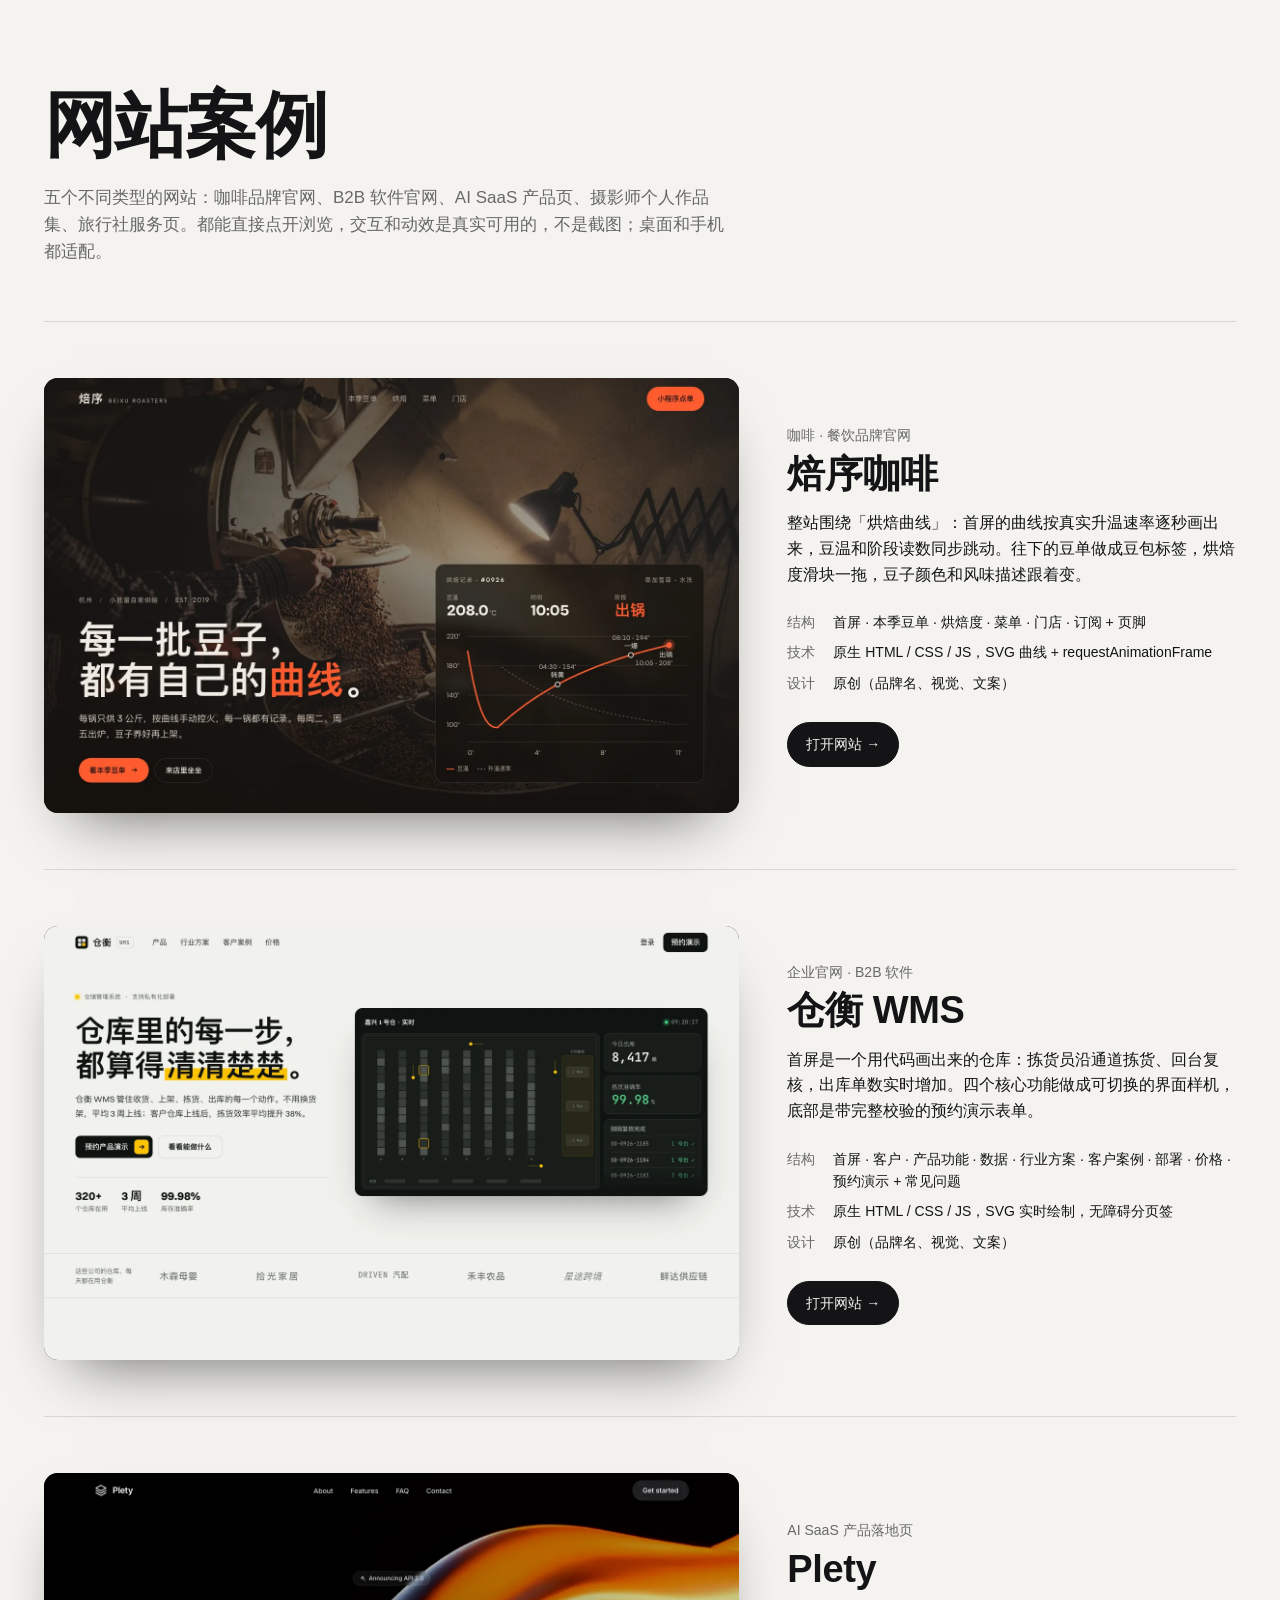
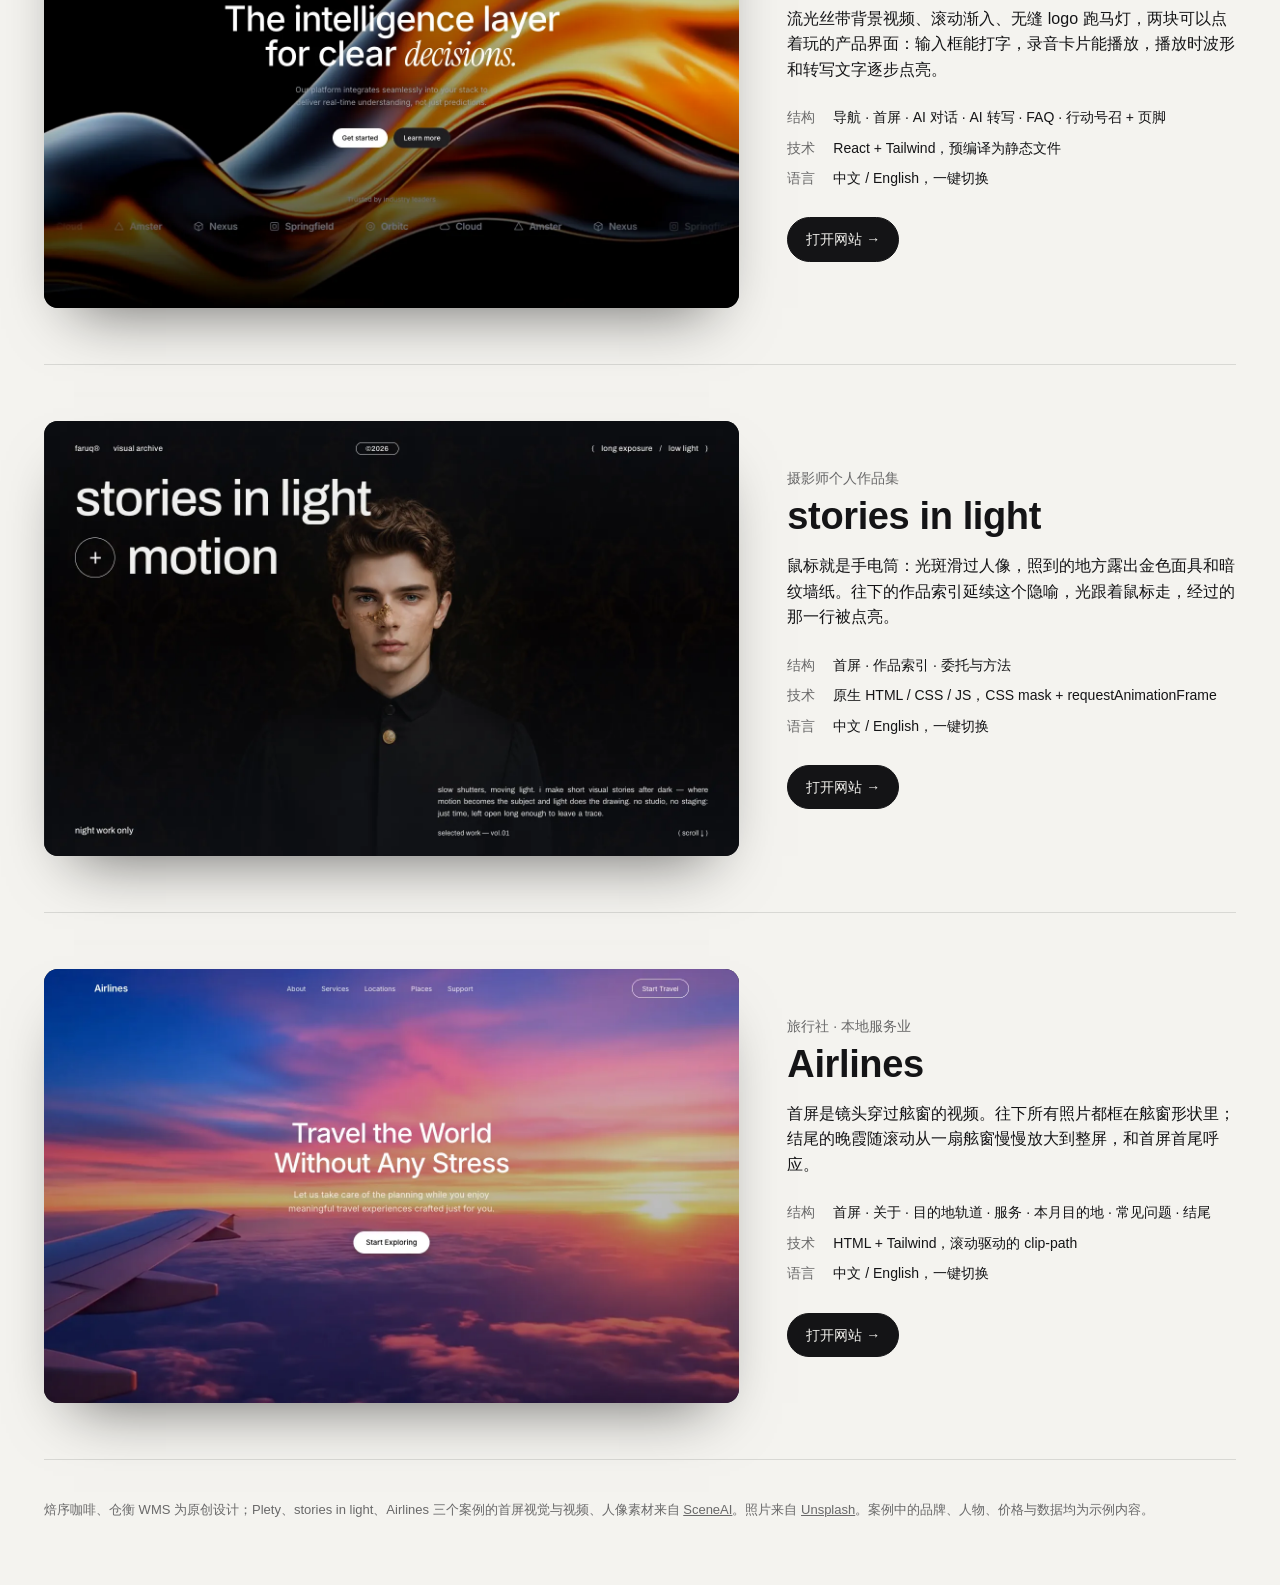
<file: index.html>
<!doctype html>
<html lang="zh-CN">
<head>
  <meta charset="utf-8" />
  <meta name="viewport" content="width=device-width, initial-scale=1" />
  <link rel="icon" href="data:image/svg+xml,<svg xmlns='http://www.w3.org/2000/svg' viewBox='0 0 32 32'><rect width='32' height='32' rx='8' fill='%23141416'/><path d='M9 11h14M9 16h14M9 21h9' stroke='%23f2f1ee' stroke-width='2.5' stroke-linecap='round'/></svg>" />
  <meta name="color-scheme" content="light dark" />
  <meta name="theme-color" content="#f4f3ef" media="(prefers-color-scheme: light)" />
  <meta name="theme-color" content="#0e0e10" media="(prefers-color-scheme: dark)" />
  <title>网站案例</title>
  <meta name="description" content="五个不同类型的网站案例：咖啡品牌官网、B2B 软件官网、AI SaaS 产品页、摄影师作品集、旅行社服务页。" />
  <style>
    :root {
      --bg: #0e0e10;
      --fg: #f2f1ee;
      --muted: rgba(242, 241, 238, 0.62);
      --rule: rgba(242, 241, 238, 0.12);
    }
    @media (prefers-color-scheme: light) {
      :root:not([data-theme="dark"]) {
        --bg: #f4f3ef;
        --fg: #141416;
        --muted: rgba(20, 20, 22, 0.62);
        --rule: rgba(20, 20, 22, 0.12);
      }
    }
    *, *::before, *::after { box-sizing: border-box; }
    html, body { margin: 0; background: var(--bg); color: var(--fg); }
    body {
      touch-action: manipulation;
      font-family: -apple-system, BlinkMacSystemFont, "PingFang SC", "Hiragino Sans GB", "Microsoft YaHei", "Helvetica Neue", sans-serif;
      -webkit-font-smoothing: antialiased;
      line-height: 1.6;
    }
    a { color: inherit; }
    .wrap { max-width: 1240px; margin: 0 auto; padding: 0 24px; }
    header { padding: 88px 0 56px; border-bottom: 1px solid var(--rule); }
    h1 { margin: 0; font-size: clamp(40px, 6vw, 72px); font-weight: 600; letter-spacing: -0.02em; line-height: 1.05; }
    .lede { margin: 20px 0 0; max-width: 40em; font-size: 17px; color: var(--muted); }
    .case {
      display: grid;
      grid-template-columns: minmax(0, 1.55fr) minmax(0, 1fr);
      gap: 48px;
      align-items: center;
      padding: 56px 0;
      border-bottom: 1px solid var(--rule);
    }
    .shot {
      display: block;
      border-radius: 14px;
      overflow: hidden;
      aspect-ratio: 16 / 10;
      background: #1a1a1d;
      box-shadow: 0 30px 60px -30px rgba(0, 0, 0, 0.6);
    }
    .shot img { width: 100%; height: 100%; object-fit: cover; display: block; transition: transform 0.8s cubic-bezier(0.16, 1, 0.3, 1); }
    .shot:hover img, .shot:focus-visible img { transform: scale(1.025); }
    .shot:focus-visible { outline: 2px solid var(--fg); outline-offset: 4px; }
    .type { margin: 0; font-size: 14px; color: var(--muted); }
    .case h2 { margin: 6px 0 14px; font-size: clamp(28px, 3vw, 38px); font-weight: 600; letter-spacing: -0.01em; line-height: 1.15; }
    .case p.pitch { margin: 0; font-size: 16px; }
    dl { margin: 24px 0 0; display: grid; grid-template-columns: auto 1fr; gap: 8px 18px; font-size: 14px; }
    dt { color: var(--muted); }
    dd { margin: 0; }
    .links { margin-top: 28px; display: flex; flex-wrap: wrap; gap: 12px; }
    .btn {
      display: inline-flex; align-items: center; gap: 6px;
      padding: 10px 18px; border-radius: 999px; font-size: 14px; text-decoration: none;
      border: 1px solid var(--rule); transition: background-color 0.2s, border-color 0.2s;
    }
    .btn:hover { border-color: var(--fg); }
    .btn.primary { background: var(--fg); color: var(--bg); border-color: var(--fg); }
    .btn.primary:hover { opacity: 0.88; }
    .btn:focus-visible { outline: 2px solid var(--fg); outline-offset: 3px; }
    footer { padding: 40px 0 64px; font-size: 13px; color: var(--muted); }
    @media (max-width: 820px) {
      header { padding: 56px 0 40px; }
      .case { grid-template-columns: 1fr; gap: 24px; padding: 40px 0; }
    }
  </style>
</head>
<body>
  <div class="wrap">
    <header>
      <h1>网站案例</h1>
      <p class="lede">五个不同类型的网站：咖啡品牌官网、B2B 软件官网、AI SaaS 产品页、摄影师个人作品集、旅行社服务页。都能直接点开浏览，交互和动效是真实可用的，不是截图；桌面和手机都适配。</p>
    </header>

    <main>
      <article class="case">
        <a class="shot" href="04-roastery-coffee/index.html" aria-label="打开焙序咖啡网站">
          <img src="covers/04.webp" alt="焙序咖啡首屏：烘焙机前倒出咖啡豆的照片，右侧是一条实时画出的烘焙曲线" width="1440" height="900" fetchpriority="high" />
        </a>
        <div>
          <p class="type">咖啡 · 餐饮品牌官网</p>
          <h2>焙序咖啡</h2>
          <p class="pitch">整站围绕「烘焙曲线」：首屏的曲线按真实升温速率逐秒画出来，豆温和阶段读数同步跳动。往下的豆单做成豆包标签，烘焙度滑块一拖，豆子颜色和风味描述跟着变。</p>
          <dl>
            <dt>结构</dt><dd>首屏 · 本季豆单 · 烘焙度 · 菜单 · 门店 · 订阅 + 页脚</dd>
            <dt>技术</dt><dd>原生 HTML / CSS / JS，SVG 曲线 + requestAnimationFrame</dd>
            <dt>设计</dt><dd>原创（品牌名、视觉、文案）</dd>
          </dl>
          <div class="links">
            <a class="btn primary" href="04-roastery-coffee/index.html">打开网站 →</a>
          </div>
        </div>
      </article>

      <article class="case">
        <a class="shot" href="05-b2b-warehouse/index.html" aria-label="打开仓衡 WMS 网站">
          <img src="covers/05.webp" alt="仓衡 WMS 首屏：标题“仓库里的每一步，都算得清清楚楚”，右侧是实时的仓库俯视画面" width="1440" height="900" loading="lazy" />
        </a>
        <div>
          <p class="type">企业官网 · B2B 软件</p>
          <h2>仓衡 WMS</h2>
          <p class="pitch">首屏是一个用代码画出来的仓库：拣货员沿通道拣货、回台复核，出库单数实时增加。四个核心功能做成可切换的界面样机，底部是带完整校验的预约演示表单。</p>
          <dl>
            <dt>结构</dt><dd>首屏 · 客户 · 产品功能 · 数据 · 行业方案 · 客户案例 · 部署 · 价格 · 预约演示 + 常见问题</dd>
            <dt>技术</dt><dd>原生 HTML / CSS / JS，SVG 实时绘制，无障碍分页签</dd>
            <dt>设计</dt><dd>原创（品牌名、视觉、文案）</dd>
          </dl>
          <div class="links">
            <a class="btn primary" href="05-b2b-warehouse/index.html">打开网站 →</a>
          </div>
        </div>
      </article>
      <article class="case">
        <a class="shot" href="01-clarion-ai-saas/index.html" aria-label="打开 Plety 网站">
          <img src="covers/01.webp" alt="Plety 首屏：黑底上流动的橙色 3D 丝带，标题 The intelligence layer for clear decisions" width="1440" height="900" loading="lazy" />
        </a>
        <div>
          <p class="type">AI SaaS 产品落地页</p>
          <h2>Plety</h2>
          <p class="pitch">流光丝带背景视频、滚动渐入、无缝 logo 跑马灯，两块可以点着玩的产品界面：输入框能打字，录音卡片能播放，播放时波形和转写文字逐步点亮。</p>
          <dl>
            <dt>结构</dt><dd>导航 · 首屏 · AI 对话 · AI 转写 · FAQ · 行动号召 + 页脚</dd>
            <dt>技术</dt><dd>React + Tailwind，预编译为静态文件</dd>
            <dt>语言</dt><dd>中文 / English，一键切换</dd>
          </dl>
          <div class="links">
            <a class="btn primary" href="01-clarion-ai-saas/index.html">打开网站 →</a>
          </div>
        </div>
      </article>

      <article class="case">
        <a class="shot" href="02-stories-in-light/index.html" aria-label="打开 faruq 作品集网站">
          <img src="covers/02.webp" alt="faruq 作品集首屏：暗调人像，鼠标所到之处露出金色面具" width="1440" height="900" loading="lazy" />
        </a>
        <div>
          <p class="type">摄影师个人作品集</p>
          <h2>stories in light</h2>
          <p class="pitch">鼠标就是手电筒：光斑滑过人像，照到的地方露出金色面具和暗纹墙纸。往下的作品索引延续这个隐喻，光跟着鼠标走，经过的那一行被点亮。</p>
          <dl>
            <dt>结构</dt><dd>首屏 · 作品索引 · 委托与方法</dd>
            <dt>技术</dt><dd>原生 HTML / CSS / JS，CSS mask + requestAnimationFrame</dd>
            <dt>语言</dt><dd>中文 / English，一键切换</dd>
          </dl>
          <div class="links">
            <a class="btn primary" href="02-stories-in-light/index.html">打开网站 →</a>
          </div>
        </div>
      </article>

      <article class="case">
        <a class="shot" href="03-airlines-travel/index.html" aria-label="打开 Airlines 网站">
          <img src="covers/03.webp" alt="Airlines 首屏：透过飞机舷窗看到的紫粉色晚霞" width="1440" height="900" loading="lazy" />
        </a>
        <div>
          <p class="type">旅行社 · 本地服务业</p>
          <h2>Airlines</h2>
          <p class="pitch">首屏是镜头穿过舷窗的视频。往下所有照片都框在舷窗形状里；结尾的晚霞随滚动从一扇舷窗慢慢放大到整屏，和首屏首尾呼应。</p>
          <dl>
            <dt>结构</dt><dd>首屏 · 关于 · 目的地轨道 · 服务 · 本月目的地 · 常见问题 · 结尾</dd>
            <dt>技术</dt><dd>HTML + Tailwind，滚动驱动的 clip-path</dd>
            <dt>语言</dt><dd>中文 / English，一键切换</dd>
          </dl>
          <div class="links">
            <a class="btn primary" href="03-airlines-travel/index.html">打开网站 →</a>
          </div>
        </div>
      </article>
    </main>

    <footer>
      焙序咖啡、仓衡 WMS 为原创设计；Plety、stories in light、Airlines 三个案例的首屏视觉与视频、人像素材来自 <a href="https://sceneai.art" rel="noopener" target="_blank">SceneAI</a>。照片来自 <a href="https://unsplash.com" rel="noopener" target="_blank">Unsplash</a>。案例中的品牌、人物、价格与数据均为示例内容。
    </footer>
  </div>
</body>
</html>
</file>
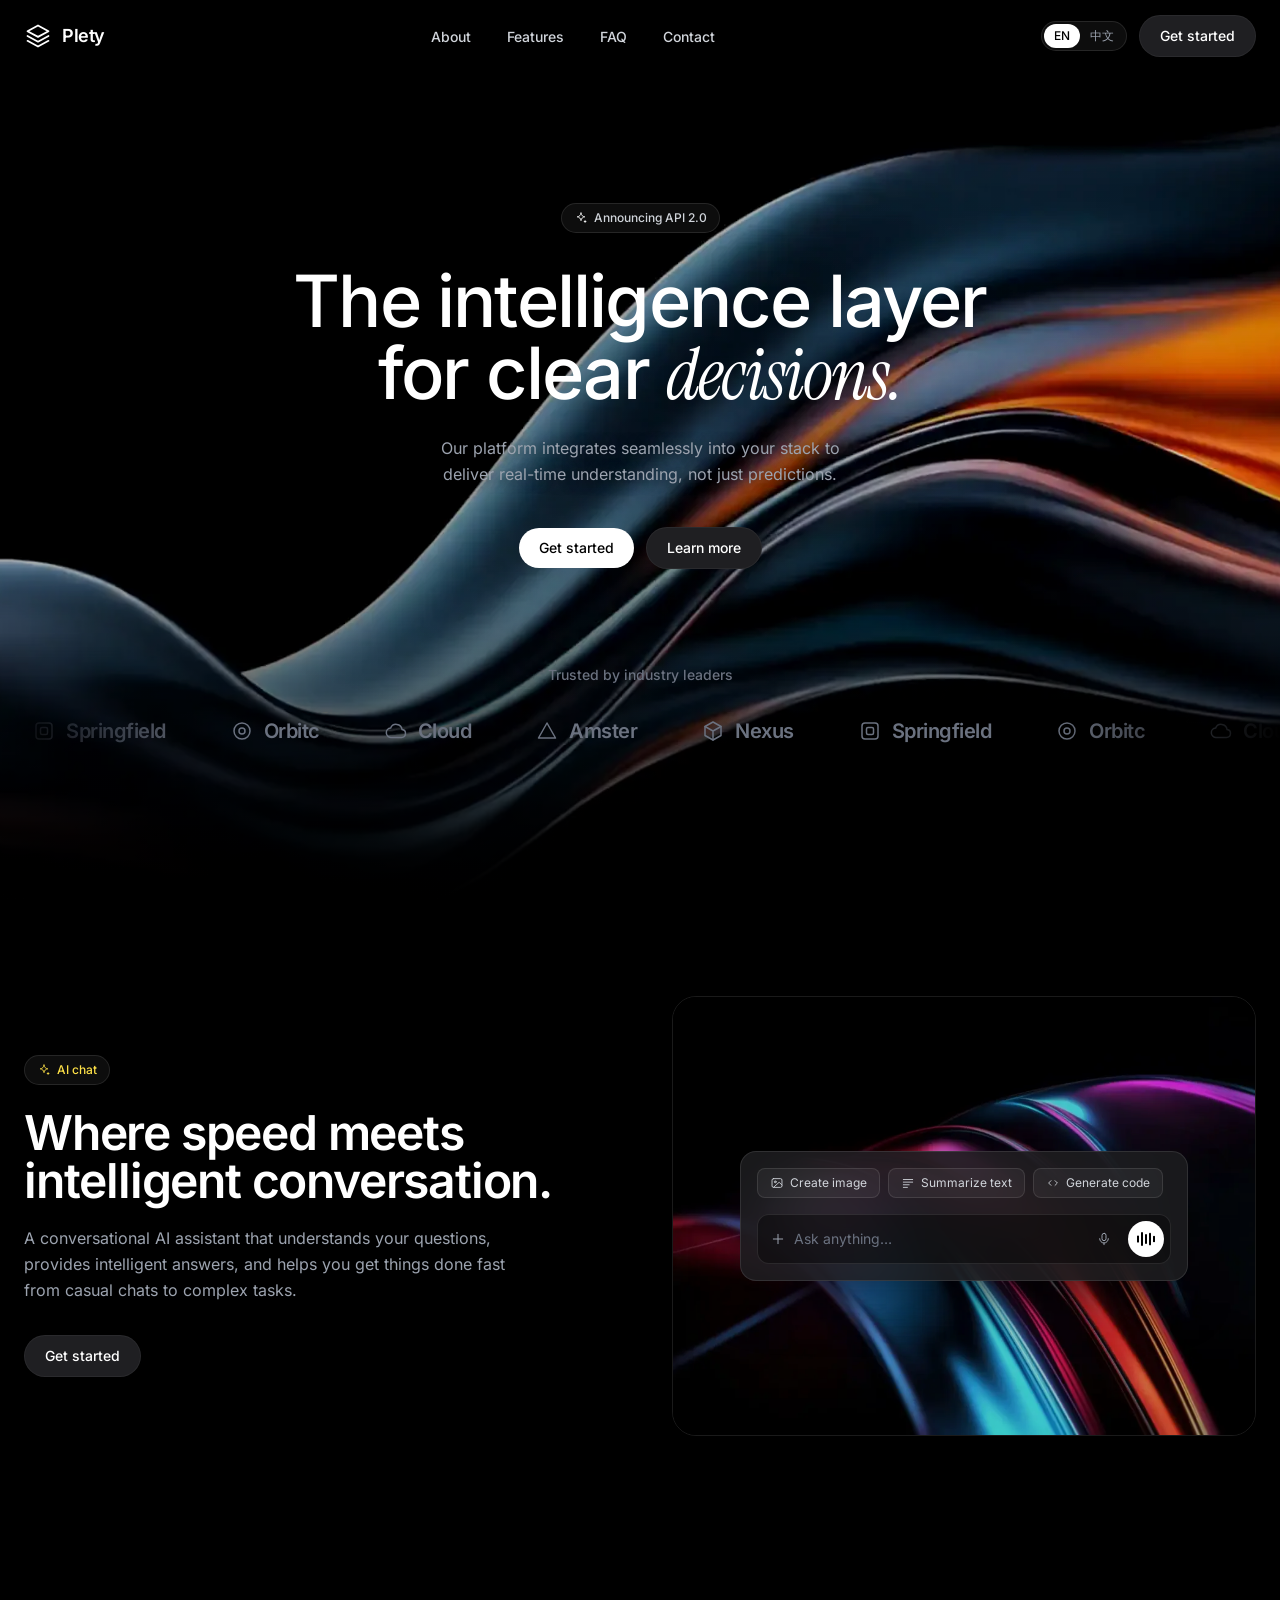
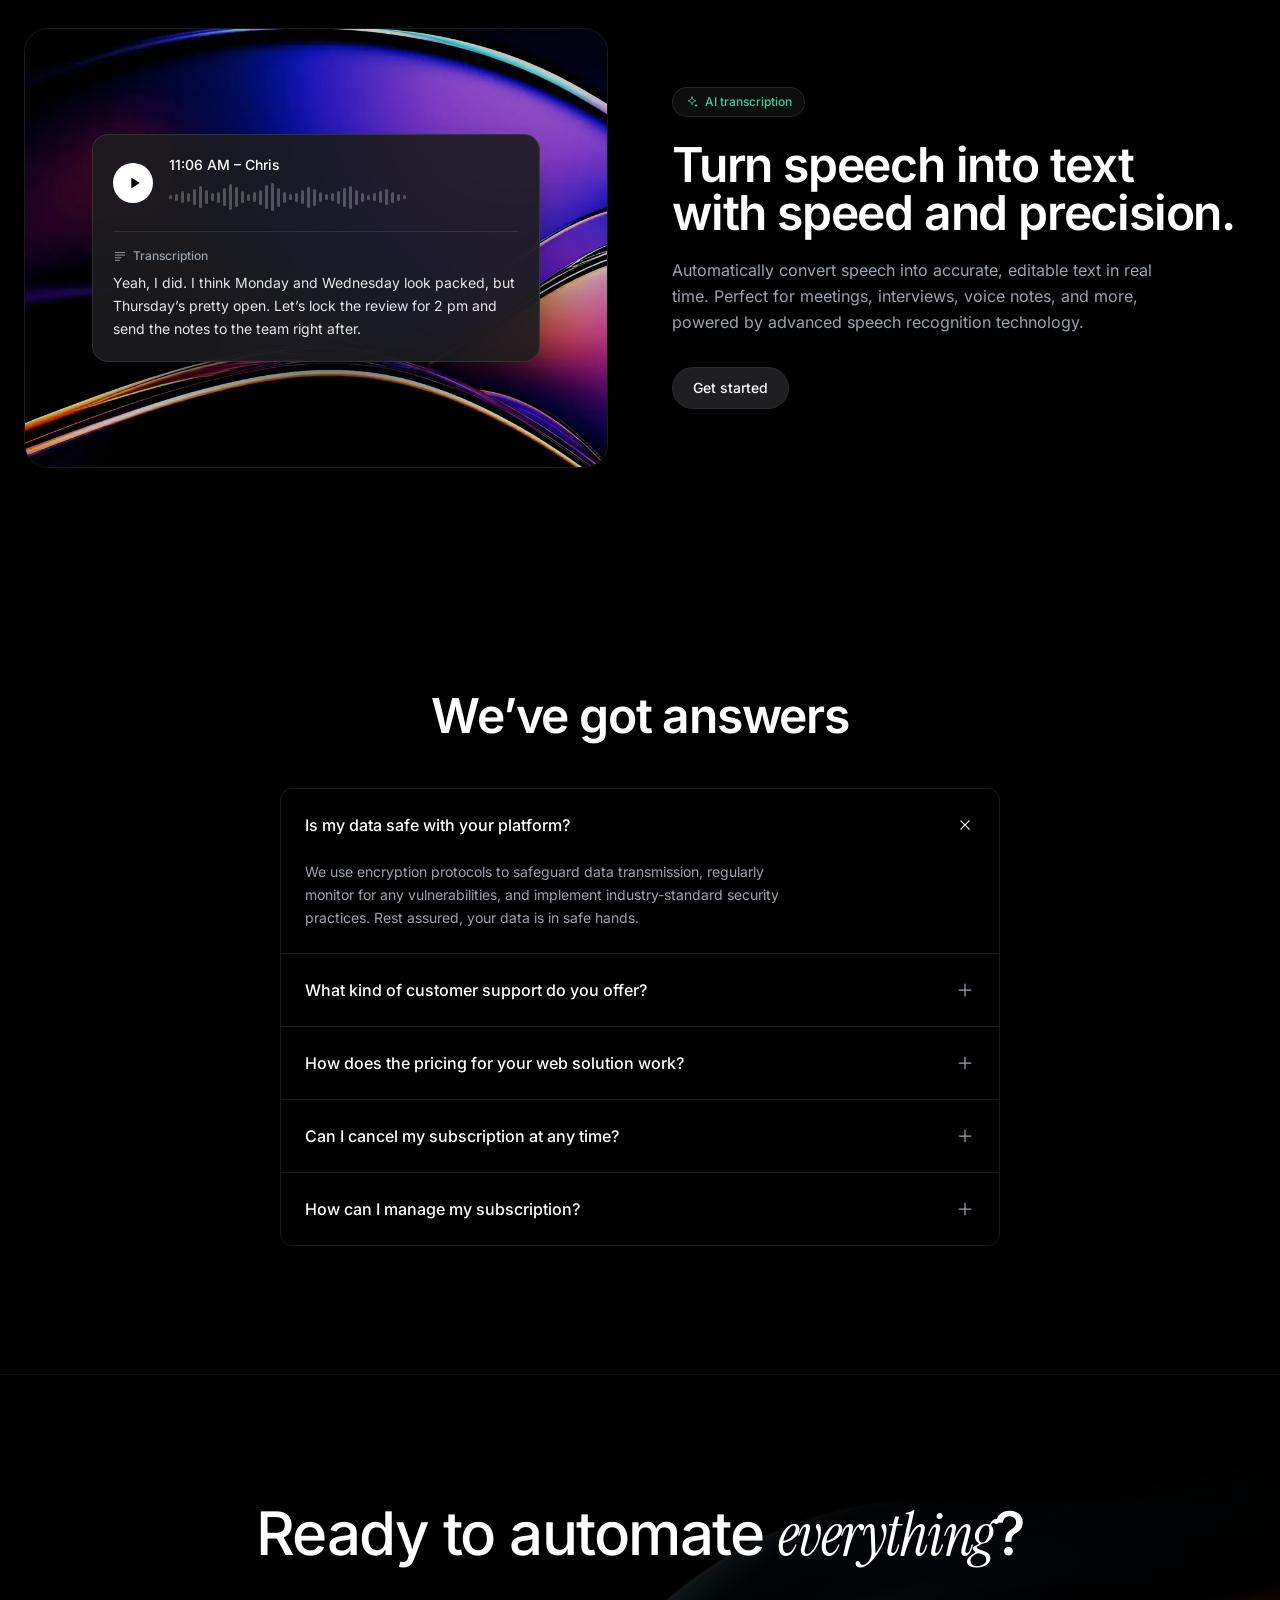
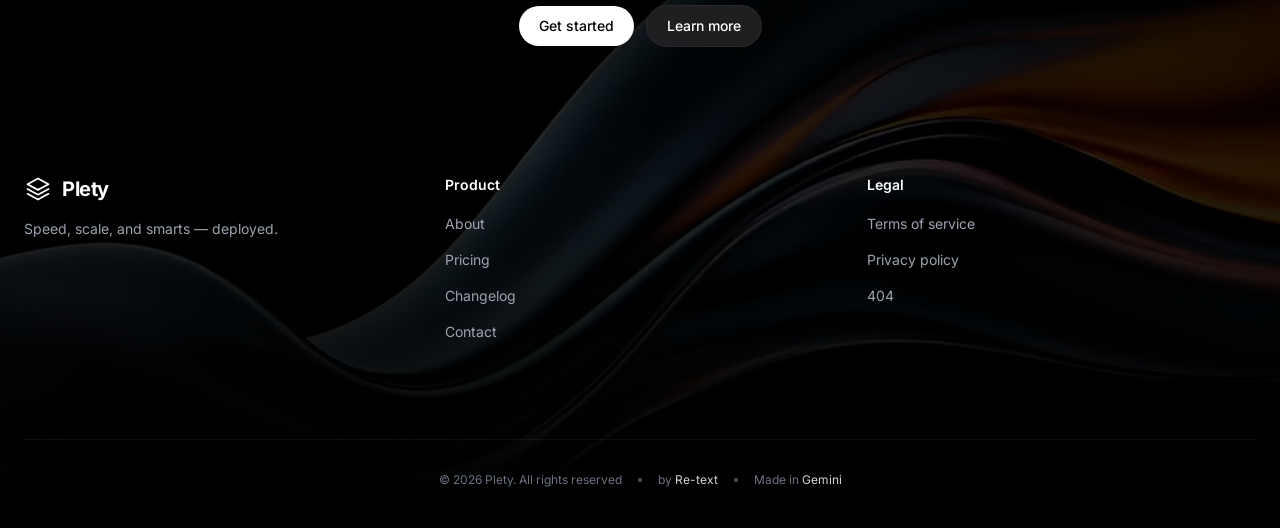
<file: 01-clarion-ai-saas/index.html>
<!doctype html>
<html lang="en" class="scroll-smooth">
<head>
  <meta charset="utf-8" />
  <meta name="viewport" content="width=device-width, initial-scale=1" />
  <link rel="icon" href="data:image/svg+xml,<svg xmlns='http://www.w3.org/2000/svg' viewBox='0 0 32 32'><rect width='32' height='32' rx='8' fill='%23000'/><g fill='none' stroke='%23fff' stroke-width='2' stroke-linejoin='round' stroke-linecap='round'><path d='M16 6 26 11.5 16 17 6 11.5Z'/><path d='M6 16.5 16 22 26 16.5'/><path d='M6 21 16 26.5 26 21'/></g></svg>" />
  <title>Plety — The intelligence layer for clear decisions</title>
  <meta name="description" content="Plety integrates into your stack to deliver real-time understanding, not just predictions." />
  <meta name="theme-color" content="#000000" />
  <link rel="preload" href="assets/fonts/inter-500.woff2" as="font" type="font/woff2" crossorigin />
  <link rel="preload" href="assets/hero-poster.webp" as="image" />
  <style>
    @font-face { font-family: 'Inter'; font-style: normal; font-weight: 400; font-display: swap; src: url(assets/fonts/inter-400.woff2) format('woff2'); }
    @font-face { font-family: 'Inter'; font-style: normal; font-weight: 500; font-display: swap; src: url(assets/fonts/inter-500.woff2) format('woff2'); }
    @font-face { font-family: 'Inter'; font-style: normal; font-weight: 600; font-display: swap; src: url(assets/fonts/inter-600.woff2) format('woff2'); }
    @font-face { font-family: 'Inter'; font-style: normal; font-weight: 700; font-display: swap; src: url(assets/fonts/inter-700.woff2) format('woff2'); }
    @font-face { font-family: 'Instrument Serif'; font-style: normal; font-weight: 400; font-display: swap; src: url(assets/fonts/instrument-serif-400.woff2) format('woff2'); }
    @font-face { font-family: 'Instrument Serif'; font-style: italic; font-weight: 400; font-display: swap; src: url(assets/fonts/instrument-serif-400-italic.woff2) format('woff2'); }
    /* 只含「清晰」「自动化」5 个字的宋体子集（中文强调词用） */
    @font-face { font-family: 'Noto Serif SC'; font-style: normal; font-weight: 400; font-display: swap; src: url(assets/fonts/noto-serif-sc-subset.woff2) format('woff2'); unicode-range: U+52A8, U+5316, U+6670, U+6E05, U+81EA; }

    html { scroll-behavior: smooth; color-scheme: dark; scroll-padding-top: 88px; }
    body { background: #000; touch-action: manipulation; }
    a, button { -webkit-tap-highlight-color: rgba(255, 255, 255, 0.08); }
    @keyframes marquee { from { transform: translateX(0); } to { transform: translateX(-50%); } }
    .marquee-fade {
      -webkit-mask-image: linear-gradient(to right, transparent, #000 18%, #000 82%, transparent);
              mask-image: linear-gradient(to right, transparent, #000 18%, #000 82%, transparent);
    }
    @keyframes eq { 0%, 100% { transform: scaleY(0.35); } 50% { transform: scaleY(1); } }
    /* 中文：取消负字距（汉字挤在一起会发黑），正文行高略放宽 */
    html[lang="zh-CN"] .tracking-tight { letter-spacing: 0; }
    html[lang="zh-CN"] .leading-relaxed { line-height: 1.8; }
    /* 中文标题只在标点或指定断点处换行，放不下时才强制断开 */
    html[lang="zh-CN"] :is(h1, h2) { word-break: keep-all; overflow-wrap: anywhere; }
    @media (prefers-reduced-motion: reduce) {
      html { scroll-behavior: auto; }
      .motion-safe-marquee { animation: none !important; }
      .eq-bar { animation: none !important; }
    }
    ::selection { background: rgba(255, 255, 255, 0.2); }
  </style>
  <link rel="stylesheet" href="assets/tw.css" />
  <script src="assets/app.js" defer></script>
</head>
<body class="bg-black text-white font-sans antialiased">
  <!--
    Plety — AI SaaS landing page (case study)
    Hero design & background videos: SceneAI (sceneai.art)
    Source: src/app.jsx · build: esbuild + Tailwind CLI
  -->
  <div id="root"></div>
  <noscript><p style="padding:2rem;color:#fff;font-family:system-ui">This page needs JavaScript. / 本页面需要启用 JavaScript。</p></noscript>
</body>
</html>
</file>
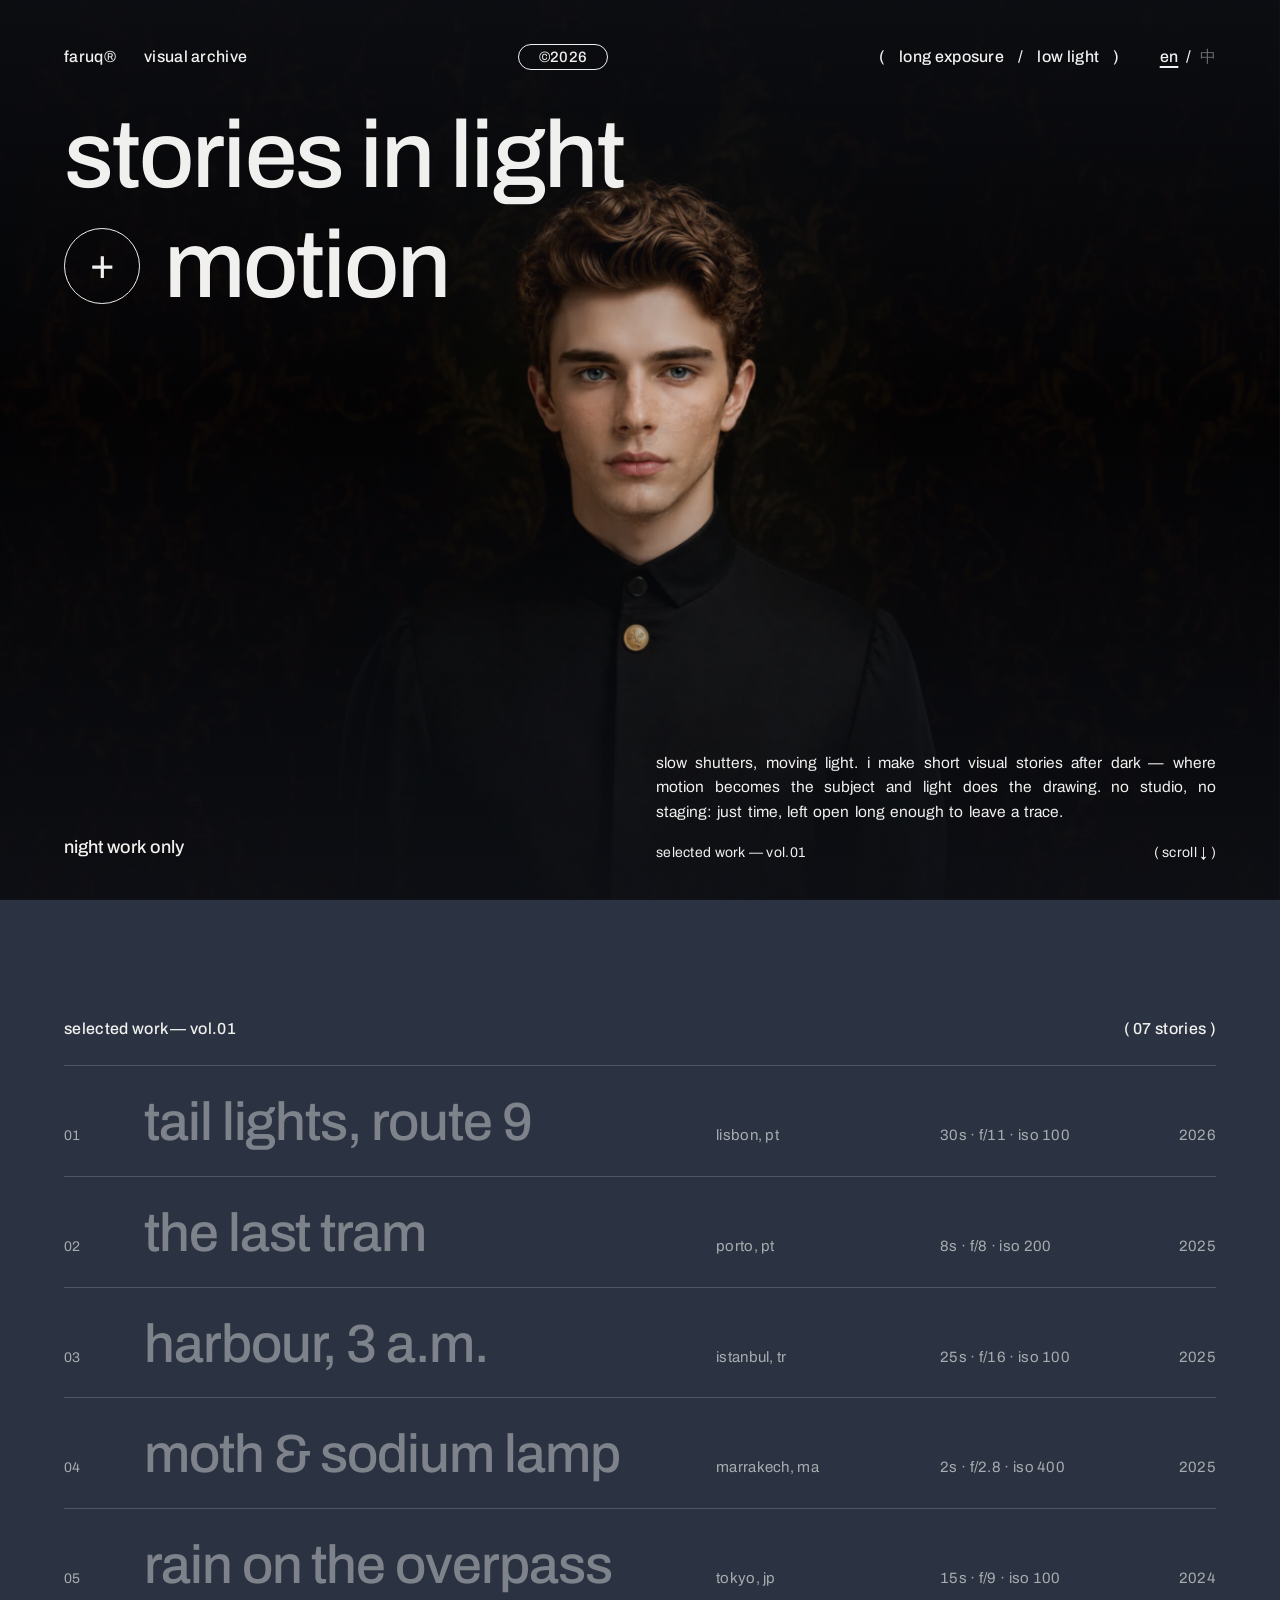
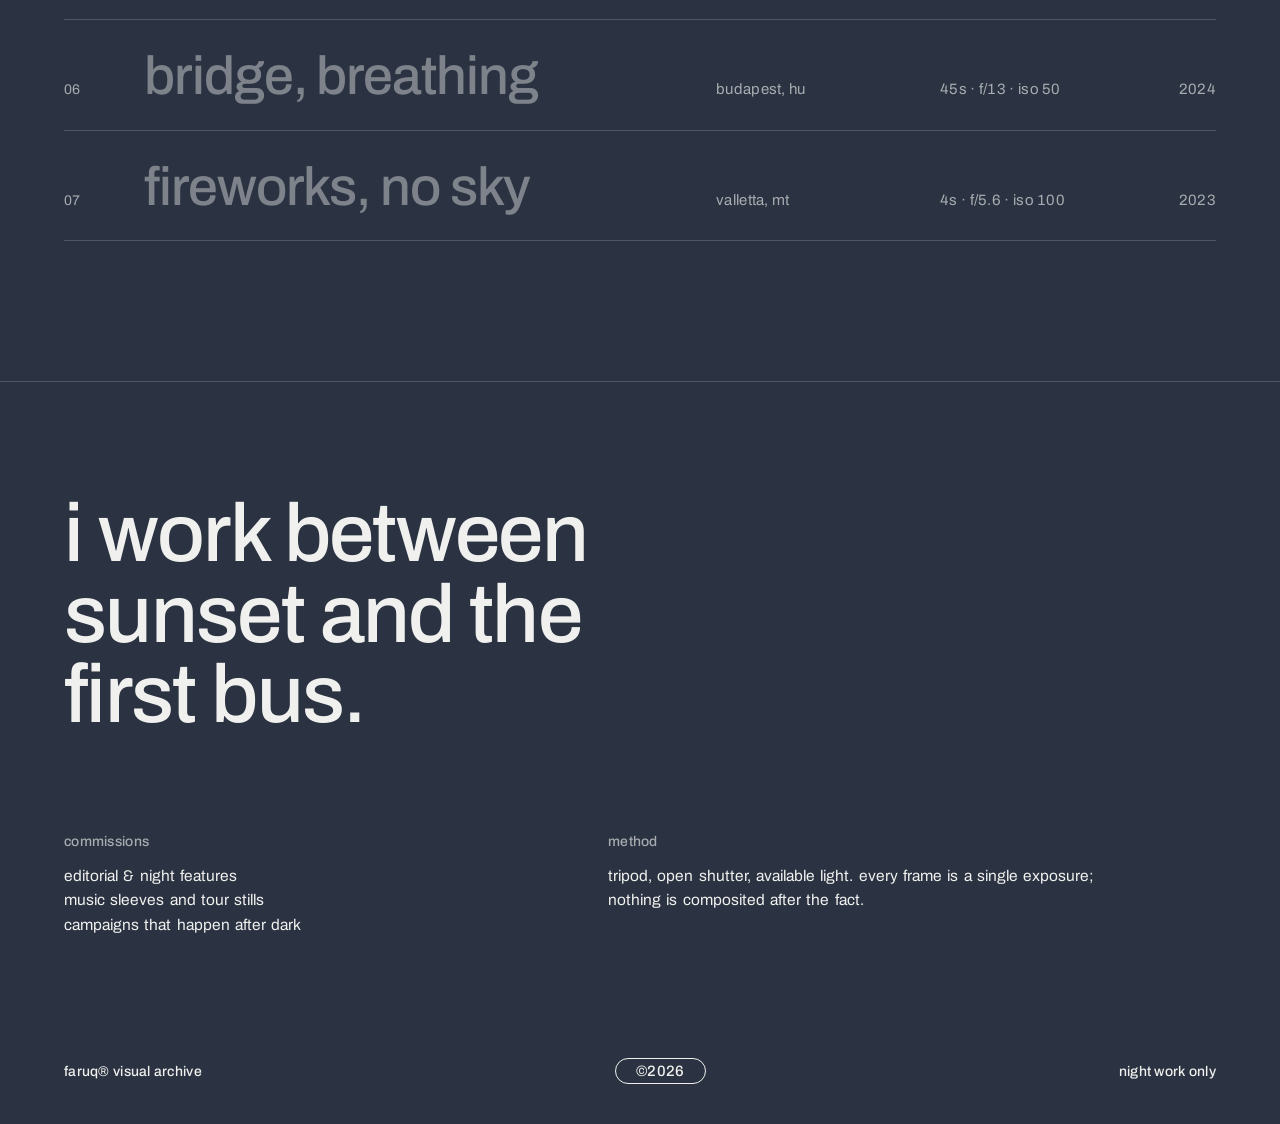
<file: 02-stories-in-light/index.html>
<!doctype html>
<html lang="en">
<head>
  <meta charset="utf-8" />
  <meta name="viewport" content="width=device-width, initial-scale=1" />
  <link rel="icon" href="data:image/svg+xml,<svg xmlns='http://www.w3.org/2000/svg' viewBox='0 0 32 32'><rect width='32' height='32' rx='8' fill='%232b3342'/><circle cx='16' cy='16' r='9' fill='none' stroke='%23f0f0ee' stroke-width='1.8'/><path d='M16 11.5v9M11.5 16h9' stroke='%23f0f0ee' stroke-width='1.8' stroke-linecap='round'/></svg>" />
  <title>faruq® — stories in light + motion</title>
  <meta name="description" content="slow shutters, moving light. short visual stories made after dark." />
  <meta name="theme-color" content="#2b3342" />
  <link rel="preload" href="assets/fonts/archivo-500.woff2" as="font" type="font/woff2" crossorigin />
  <link rel="preload" href="assets/portrait.webp" as="image" />
  <style>
    @font-face { font-family: 'Archivo'; font-style: normal; font-weight: 400; font-display: swap; src: url(assets/fonts/archivo-400.woff2) format('woff2'); }
    @font-face { font-family: 'Archivo'; font-style: normal; font-weight: 500; font-display: swap; src: url(assets/fonts/archivo-500.woff2) format('woff2'); }
    :root {
      --bg: #2b3342;
      --fg: #f0f0ee;
      --link: #f3f2f2;
      --dim: rgba(240, 240, 238, 0.42);
      --meta: rgba(240, 240, 238, 0.64);
      --rule: rgba(240, 240, 238, 0.18);
      --pad-x: 64px;
    }
    *, *::before, *::after { box-sizing: border-box; }
    html, body { margin: 0; background: var(--bg); color: var(--fg); }
    html { color-scheme: dark; }
    body { touch-action: manipulation; }
    a, button { -webkit-tap-highlight-color: rgba(240, 240, 238, 0.12); }
    body {
      font-family: 'Archivo', 'PingFang SC', 'Hiragino Sans GB', 'Noto Sans SC', 'Microsoft YaHei', ui-sans-serif, system-ui, sans-serif;
      -webkit-font-smoothing: antialiased;
      text-rendering: optimizeLegibility;
    }
    a { color: var(--link); text-underline-offset: 3px; }
    a:hover { color: #ffffff; }
    a:focus-visible, button:focus-visible { outline: 1.5px solid var(--fg); outline-offset: 4px; }
    ::selection { background: rgba(240, 240, 238, 0.85); color: var(--bg); }

    /* ───────── hero ───────── */
    .hero {
      position: relative;
      height: 100vh;
      overflow: hidden;
      background: var(--bg);
    }
    .hero__layer {
      position: absolute;
      inset: 0;
      width: 100%;
      height: 100%;
      object-fit: cover;
      object-position: center;
      transform: translateZ(0);
    }
    .hero__layer--clean { user-select: none; -webkit-user-select: none; -webkit-user-drag: none; }
    .hero__layer--gold-base { opacity: 0.1; pointer-events: none; }
    .hero__layer--gold-reveal {
      opacity: 0;
      transition: opacity 0.4s ease-out;
      will-change: opacity;
      pointer-events: none;
      -webkit-mask-image: radial-gradient(closest-side, #000 62%, transparent 100%);
              mask-image: radial-gradient(closest-side, #000 62%, transparent 100%);
      -webkit-mask-repeat: no-repeat;
              mask-repeat: no-repeat;
      -webkit-mask-size: 110px 140px;
              mask-size: 110px 140px;
      -webkit-mask-position: -200px -200px;
              mask-position: -200px -200px;
    }
    .hero__scrim {
      position: absolute;
      inset: 0;
      background: linear-gradient(180deg, rgba(20, 24, 32, 0.55) 0%, rgba(20, 24, 32, 0.12) 45%, rgba(20, 24, 32, 0.6) 100%);
      pointer-events: none;
    }
    .hero__content {
      position: relative;
      z-index: 3;
      height: 100%;
      display: flex;
      flex-direction: column;
      padding: 44px var(--pad-x) 40px;
      pointer-events: none;
    }
    .topbar {
      display: flex;
      justify-content: space-between;
      align-items: baseline;
      font-size: 16px;
      font-weight: 500;
      letter-spacing: 0.02em;
    }
    .topbar__group { display: flex; gap: 28px; }
    .topbar__group--right { gap: 14px; }
    .topbar__end { display: flex; align-items: baseline; gap: 40px; }
    .pill {
      border: 1.5px solid var(--fg);
      border-radius: 999px;
      padding: 4px 20px;
      font-size: 15px;
    }

    /* language switch, set in the same metadata type as the top bar */
    .lang { display: inline-flex; align-items: baseline; gap: 8px; pointer-events: auto; }
    .lang button {
      padding: 0;
      border: 0;
      background: none;
      font: inherit;
      letter-spacing: inherit;
      color: var(--dim);
      cursor: pointer;
      transition: color 0.3s ease-out;
    }
    .lang button:hover { color: var(--fg); }
    .lang button[aria-pressed="true"] { color: var(--fg); text-decoration: underline; text-underline-offset: 4px; text-decoration-thickness: 1.5px; }

    .headline {
      margin: 40px 0 0;
      font-size: clamp(52px, 7.4vw, 104px);
      font-weight: 500;
      letter-spacing: -0.02em;
      line-height: 0.98;
      text-transform: lowercase;
    }
    .headline__line { display: block; }
    .headline__row { display: inline-flex; align-items: center; gap: 24px; }
    .plus {
      width: 0.8em;
      height: 0.8em;
      flex: none;
      display: inline-flex;
      align-items: center;
      justify-content: center;
      border: 1.5px solid var(--fg);
      border-radius: 50%;
      line-height: 1;
    }
    .plus span { font-size: 0.45em; font-weight: 400; line-height: 1; transform: translateY(-0.05em); }
    .hero__bottom {
      margin-top: auto;
      display: flex;
      justify-content: space-between;
      align-items: flex-end;
      gap: 48px;
    }
    .hero__tag { margin: 0; font-size: 18px; font-weight: 500; line-height: 1.45; }
    .hero__note { max-width: 560px; }
    .hero__note p {
      margin: 0;
      font-size: 15.5px;
      line-height: 1.6;
      word-spacing: 0.15em;
      text-align: justify;
    }
    .hero__meta {
      margin-top: 20px;
      display: flex;
      justify-content: space-between;
      font-size: 14px;
      letter-spacing: 0.02em;
    }
    .hero__meta a { pointer-events: auto; text-decoration: none; color: var(--fg); }
    .hero__meta a:hover { color: #fff; }

    /* ───────── selected work (index) ───────── */
    .work {
      position: relative;
      padding: 120px var(--pad-x) 140px;
      --lx: 50%;
      --ly: -400px;
      background:
        radial-gradient(360px 260px at var(--lx) var(--ly), rgba(240, 240, 238, 0.07), transparent 70%),
        var(--bg);
    }
    .work__head {
      display: flex;
      justify-content: space-between;
      align-items: baseline;
      font-size: 16px;
      font-weight: 500;
      letter-spacing: 0.02em;
      padding-bottom: 28px;
    }
    .work__head h2 { margin: 0; font: inherit; }
    .index { list-style: none; margin: 0; padding: 0; border-bottom: 1px solid var(--rule); }
    .index__row {
      display: grid;
      grid-template-columns: 56px minmax(0, 1fr) 200px 180px 72px;
      align-items: baseline;
      gap: 24px;
      padding: 30px 0 26px;
      border-top: 1px solid var(--rule);
      color: var(--dim);
      transition: color 0.4s ease-out;
    }
    .index__no, .index__cell, .index__year { color: var(--meta); transition: color 0.4s ease-out; }
    .index__row:hover, .index__row:focus-visible,
    .index__row:hover :is(.index__no, .index__cell, .index__year),
    .index__row:focus-visible :is(.index__no, .index__cell, .index__year) { color: var(--fg); }
    @media (hover: none) {
      .index__row, .index__row :is(.index__no, .index__cell, .index__year) { color: var(--fg); }
    }
    .index__no { font-size: 14px; letter-spacing: 0.02em; }
    .index__no, .index__year, .index__cell { font-variant-numeric: tabular-nums; }
    .index__title {
      font-size: clamp(30px, 4.2vw, 60px);
      font-weight: 500;
      letter-spacing: -0.02em;
      line-height: 1;
      transition: transform 0.5s cubic-bezier(0.16, 1, 0.3, 1);
    }
    .index__row:hover .index__title, .index__row:focus-visible .index__title { transform: translateX(14px); }
    .index__cell { font-size: 15px; letter-spacing: 0.02em; }
    .index__year { font-size: 15px; letter-spacing: 0.02em; text-align: right; }

    /* ───────── contact / close ───────── */
    .close {
      padding: 40px var(--pad-x) 40px;
      border-top: 1px solid var(--rule);
    }
    .close__line {
      margin: 72px 0 96px;
      font-size: clamp(40px, 6.4vw, 92px);
      font-weight: 500;
      letter-spacing: -0.02em;
      line-height: 0.98;
      max-width: 14ch;
    }
    .close__grid {
      display: grid;
      grid-template-columns: repeat(2, minmax(0, 1fr));
      gap: 48px;
      max-width: 1040px;
      font-size: 15.5px;
      line-height: 1.6;
      word-spacing: 0.15em;
    }
    .close__grid h3 { margin: 0 0 10px; font-size: 14px; font-weight: 500; letter-spacing: 0.02em; color: var(--meta); }
    .close__grid p, .close__grid ul { margin: 0; padding: 0; list-style: none; }
    .footer {
      margin-top: 120px;
      display: flex;
      justify-content: space-between;
      align-items: baseline;
      font-size: 14px;
      font-weight: 500;
      letter-spacing: 0.02em;
    }

    /* ───────── 中文排版：汉字不收紧字距、行高放宽、不用西文词距 ───────── */
    html[lang="zh-CN"] .headline { letter-spacing: 0.01em; line-height: 1.12; }
    html[lang="zh-CN"] .headline__row { gap: 20px; }
    html[lang="zh-CN"] .hero__note p { word-spacing: normal; line-height: 1.85; letter-spacing: 0.02em; }
    html[lang="zh-CN"] .index__title { letter-spacing: 0.01em; line-height: 1.15; }
    html[lang="zh-CN"] .close__line { letter-spacing: 0.01em; line-height: 1.2; max-width: 11em; }
    html[lang="zh-CN"] :is(.headline, .index__title, .close__line) { word-break: keep-all; overflow-wrap: anywhere; }
    html[lang="zh-CN"] .close__grid { word-spacing: normal; line-height: 1.85; }

    /* ───────── narrow screens ───────── */
    @media (max-width: 900px) {
      :root { --pad-x: 28px; }
      .index__row { grid-template-columns: 40px minmax(0, 1fr) 72px; row-gap: 10px; }
      .index__cell { grid-column: 2 / 3; }
      .index__cell + .index__cell { margin-top: -6px; }
      .index__year { grid-row: 1; grid-column: 3; }
    }
    @media (max-width: 640px) {
      :root { --pad-x: 20px; }
      .hero { height: 100svh; }
      .hero__content { padding: 24px var(--pad-x) 24px; }
      .topbar { font-size: 14px; }
      .topbar__group--right { display: none; }
      .topbar__group { gap: 18px; }
      .pill { font-size: 13px; padding: 3px 14px; }
      .headline { margin-top: 32px; font-size: 10.6vw; }
      .headline__row { gap: 14px; }
      .hero__bottom { flex-direction: column-reverse; align-items: stretch; gap: 20px; }
      .hero__note p { text-align: left; font-size: 14.5px; }
      .hero__tag { font-size: 16px; }
      .work { padding: 80px var(--pad-x) 96px; }
      .close__grid { grid-template-columns: 1fr; gap: 32px; }
      .footer { flex-wrap: wrap; gap: 12px; }
      html[lang="zh-CN"] .close__line { font-size: 8.4vw; }
    }
    @media (prefers-reduced-motion: reduce) {
      .hero__layer--gold-reveal, .index__row, .index__title { transition: none; }
    }
  </style>
</head>
<body>
  <!--
    stories in light — photographer portfolio (case study)
    Hero design & portraits: SceneAI (sceneai.art); the gold layer is re-aligned to the portrait so the reveal lines up at any aspect ratio.
  -->
  <main>
    <section class="hero" id="top" data-i18n-aria="heroAria" aria-label="stories in light + motion">
      <img class="hero__layer hero__layer--clean"
        src="assets/portrait.webp"
        data-i18n-alt="portraitAlt" alt="a dark studio portrait of a young man against an ornamental backdrop"
        width="2800" height="1899" draggable="false" fetchpriority="high" decoding="async" />
      <img class="hero__layer hero__layer--gold-base"
        src="assets/portrait-gold.webp"
        alt="" aria-hidden="true" width="2800" height="1899" draggable="false" decoding="async" />
      <img class="hero__layer hero__layer--gold-reveal" id="reveal"
        src="assets/portrait-gold.webp"
        alt="" aria-hidden="true" width="2800" height="1899" draggable="false" decoding="async" />
      <div class="hero__scrim" aria-hidden="true"></div>

      <div class="hero__content">
        <header class="topbar">
          <div class="topbar__group"><span translate="no">faruq®</span><span data-i18n="archive">visual archive</span></div>
          <span class="pill">©2026</span>
          <div class="topbar__end">
            <div class="topbar__group topbar__group--right">
              <span aria-hidden="true">(</span><span data-i18n="exposure">long exposure</span><span aria-hidden="true">/</span><span data-i18n="lowLight">low light</span><span aria-hidden="true">)</span>
            </div>
            <div class="lang" role="group" data-i18n-aria="langLabel" aria-label="language">
              <button type="button" data-lang="en" lang="en" aria-pressed="true">en</button>
              <span aria-hidden="true">/</span>
              <button type="button" data-lang="zh" lang="zh-CN" aria-pressed="false">中</button>
            </div>
          </div>
        </header>

        <h1 class="headline">
          <span class="headline__line" data-i18n="h1a">stories in light</span>
          <span class="headline__row"><span class="plus" aria-hidden="true"><span>+</span></span><span data-i18n="h1b">motion</span></span>
        </h1>

        <div class="hero__bottom">
          <p class="hero__tag" data-i18n="tag">night work only</p>
          <div class="hero__note">
            <p data-i18n="note">slow shutters, moving light. i make short visual stories after dark — where motion becomes the subject and light does the drawing. no studio, no staging: just time, left open long enough to leave a trace.</p>
            <div class="hero__meta">
              <span data-i18n="vol">selected work — vol.01</span>
              <a href="#work" data-i18n="scroll">( scroll ↓ )</a>
            </div>
          </div>
        </div>
      </div>
    </section>

    <section class="work" id="work" aria-labelledby="work-title">
      <div class="work__head">
        <h2 id="work-title" data-i18n="vol">selected work — vol.01</h2>
        <span data-i18n="count">( 07 stories )</span>
      </div>
      <ol class="index" id="index"></ol>
    </section>

    <section class="close" id="contact" aria-labelledby="close-title">
      <h2 class="close__line" id="close-title" data-i18n="closeLine">i work between sunset and the first bus.</h2>
      <div class="close__grid">
        <div>
          <h3 data-i18n="commissions">commissions</h3>
          <ul>
            <li data-i18n="comm1">editorial &amp; night features</li>
            <li data-i18n="comm2">music sleeves and tour stills</li>
            <li data-i18n="comm3">campaigns that happen after dark</li>
          </ul>
        </div>
        <div>
          <h3 data-i18n="method">method</h3>
          <p data-i18n="methodText">tripod, open shutter, available light. every frame is a single exposure; nothing is composited after the fact.</p>
        </div>
      </div>
      <footer class="footer">
        <span><span translate="no">faruq®</span> <span data-i18n="archive">visual archive</span></span>
        <span class="pill">©2026</span>
        <span data-i18n="tag">night work only</span>
      </footer>
    </section>
  </main>

  <script>
    (function () {
      /* ───────── copy ───────── */
      var WORKS = [
        { no: '01', exp: '30s · f/11 · iso\u00A0100', year: '2026', en: ['tail lights, route 9', 'lisbon, pt'], zh: ['9 号公路的尾灯', '里斯本，葡萄牙'] },
        { no: '02', exp: '8s · f/8 · iso\u00A0200', year: '2025', en: ['the last tram', 'porto, pt'], zh: ['末班电车', '波尔图，葡萄牙'] },
        { no: '03', exp: '25s · f/16 · iso\u00A0100', year: '2025', en: ['harbour, 3 a.m.', 'istanbul, tr'], zh: ['凌晨三点的港口', '伊斯坦布尔，土耳其'] },
        { no: '04', exp: '2s · f/2.8 · iso\u00A0400', year: '2025', en: ['moth & sodium lamp', 'marrakech, ma'], zh: ['飞蛾与钠灯', '马拉喀什，摩洛哥'] },
        { no: '05', exp: '15s · f/9 · iso\u00A0100', year: '2024', en: ['rain on the overpass', 'tokyo, jp'], zh: ['高架桥上的雨', '东京，日本'] },
        { no: '06', exp: '45s · f/13 · iso\u00A050', year: '2024', en: ['bridge, breathing', 'budapest, hu'], zh: ['会呼吸的桥', '布达佩斯，匈牙利'] },
        { no: '07', exp: '4s · f/5.6 · iso\u00A0100', year: '2023', en: ['fireworks, no sky', 'valletta, mt'], zh: ['没有天空的烟火', '瓦莱塔，马耳他'] },
      ];
      var I18N = {
        en: {
          htmlLang: 'en',
          title: 'faruq® — stories in light + motion',
          description: 'slow shutters, moving light. short visual stories made after dark.',
          heroAria: 'stories in light + motion',
          portraitAlt: 'a dark studio portrait of a young man against an ornamental backdrop',
          langLabel: 'language',
          archive: 'visual archive', exposure: 'long exposure', lowLight: 'low light',
          h1a: 'stories in light', h1b: 'motion',
          tag: 'night work only',
          note: 'slow shutters, moving light. i make short visual stories after dark — where motion becomes the subject and light does the drawing. no studio, no staging: just time, left open long enough to leave a trace.',
          vol: 'selected work — vol.01', scroll: '( scroll ↓ )', count: '( 07 stories )',
          closeLine: 'i work between sunset and the first bus.',
          commissions: 'commissions',
          comm1: 'editorial & night features', comm2: 'music sleeves and tour stills', comm3: 'campaigns that happen after dark',
          method: 'method',
          methodText: 'tripod, open shutter, available light. every frame is a single exposure; nothing is composited after the fact.',
        },
        zh: {
          htmlLang: 'zh-CN',
          title: 'faruq® — 光里的故事 + 流动',
          description: '慢快门，流动的光。天黑之后拍下的短篇影像。',
          heroAria: '光里的故事 + 流动',
          portraitAlt: '一位年轻男子的暗调棚拍人像，背景是繁复的暗纹墙纸',
          langLabel: '语言',
          archive: '影像档案', exposure: '长曝光', lowLight: '弱光',
          h1a: '光里的故事', h1b: '流动',
          tag: '只在夜里工作',
          note: '慢快门，流动的光。我在天黑之后拍短篇影像——让运动成为主角，让光自己作画。没有影棚，也不摆拍：只有时间，快门开得足够久，久到留下痕迹。',
          vol: '作品选 — 第 01 辑', scroll: '( 向下 ↓ )', count: '( 共 07 则 )',
          closeLine: '我的工作时间，|在日落|与首班车之间。',
          commissions: '接受委托',
          comm1: '杂志与夜间专题', comm2: '唱片封面与巡演剧照', comm3: '天黑之后才开始的广告',
          method: '方法',
          methodText: '三脚架，打开的快门，现场的光。每一帧都是一次曝光完成，事后不做任何合成。',
        },
      };

      var LANG_KEY = 'faruq-lang';
      function initialLang() {
        try {
          var q = new URLSearchParams(location.search).get('lang');
          if (q === 'zh' || q === 'en') return q;
        } catch (e) {}
        try {
          var saved = localStorage.getItem(LANG_KEY);
          if (saved === 'zh' || saved === 'en') return saved;
        } catch (e) {}
        var prefs = (navigator.languages && navigator.languages.length ? navigator.languages : [navigator.language || 'en']);
        for (var i = 0; i < prefs.length; i++) {
          var l = String(prefs[i]).toLowerCase();
          if (l.indexOf('zh') === 0) return 'zh';
          if (l.indexOf('en') === 0) return 'en';
        }
        return 'en';
      }

      /* '|' in copy marks a preferred line-break point (Chinese has no spaces to break on) */
      function setText(el, s) {
        if (s.indexOf('|') < 0) { el.textContent = s; return; }
        el.textContent = '';
        s.split('|').forEach(function (part, i) {
          if (i) el.appendChild(document.createElement('wbr'));
          el.appendChild(document.createTextNode(part));
        });
      }

      var indexEl = document.getElementById('index');
      function renderIndex(lang) {
        indexEl.innerHTML = '';
        WORKS.forEach(function (w) {
          var li = document.createElement('li');
          li.className = 'index__row';
          var cells = [
            ['index__no', w.no], ['index__title', w[lang][0]], ['index__cell', w[lang][1]],
            ['index__cell', w.exp], ['index__year', w.year],
          ];
          cells.forEach(function (c) {
            var s = document.createElement('span');
            s.className = c[0];
            s.textContent = c[1];
            if (c[1] === w.exp) s.lang = 'en';
            li.appendChild(s);
          });
          indexEl.appendChild(li);
        });
      }

      function applyLang(lang, persist) {
        var t = I18N[lang];
        document.documentElement.lang = t.htmlLang;
        document.title = t.title;
        var meta = document.querySelector('meta[name="description"]');
        if (meta) meta.setAttribute('content', t.description);
        document.querySelectorAll('[data-i18n]').forEach(function (el) { setText(el, t[el.getAttribute('data-i18n')]); });
        document.querySelectorAll('[data-i18n-aria]').forEach(function (el) { el.setAttribute('aria-label', t[el.getAttribute('data-i18n-aria')]); });
        document.querySelectorAll('[data-i18n-alt]').forEach(function (el) { el.setAttribute('alt', t[el.getAttribute('data-i18n-alt')]); });
        document.querySelectorAll('.lang [data-lang]').forEach(function (b) { b.setAttribute('aria-pressed', String(b.getAttribute('data-lang') === lang)); });
        renderIndex(lang);
        if (persist) {
          try { localStorage.setItem(LANG_KEY, lang); } catch (e) {}
          try {
            var url = new URL(location.href);
            url.searchParams.set('lang', lang);
            history.replaceState(null, '', url);
          } catch (e) {}
        }
      }
      document.querySelectorAll('.lang [data-lang]').forEach(function (b) {
        b.addEventListener('click', function () { applyLang(b.getAttribute('data-lang'), true); });
      });
      applyLang(initialLang(), false);

      /* ───────── hero: one soft oval spotlight that glides toward the cursor ───────── */
      var hero = document.querySelector('.hero');
      var reveal = document.getElementById('reveal');
      var fine = window.matchMedia('(hover: hover) and (pointer: fine)');
      var OVAL_W = 110, OVAL_H = 140, LERP = 0.22, SETTLE = 0.3;
      var tx = 0, ty = 0, cx = 0, cy = 0, raf = 0, active = false;

      function paint() {
        var pos = (cx - OVAL_W / 2) + 'px ' + (cy - OVAL_H / 2) + 'px';
        reveal.style.webkitMaskPosition = pos;
        reveal.style.maskPosition = pos;
      }
      function tick() {
        cx += (tx - cx) * LERP;
        cy += (ty - cy) * LERP;
        if (Math.abs(tx - cx) < SETTLE && Math.abs(ty - cy) < SETTLE) {
          cx = tx; cy = ty; paint(); raf = 0; return;
        }
        paint();
        raf = requestAnimationFrame(tick);
      }
      function onMove(e) {
        var r = hero.getBoundingClientRect();
        tx = e.clientX - r.left;
        ty = e.clientY - r.top;
        if (!active) {
          active = true;
          cx = tx; cy = ty; paint();
          reveal.style.opacity = '1';
        }
        if (!raf) raf = requestAnimationFrame(tick);
      }
      function onLeave() {
        active = false;
        reveal.style.opacity = '0';
      }
      function bind(on) {
        if (on) {
          hero.addEventListener('mousemove', onMove);
          hero.addEventListener('mouseleave', onLeave);
        } else {
          hero.removeEventListener('mousemove', onMove);
          hero.removeEventListener('mouseleave', onLeave);
          onLeave();
        }
      }
      bind(fine.matches);
      if (fine.addEventListener) fine.addEventListener('change', function (e) { bind(e.matches); });

      /* ───────── index: the same light, wider and fainter, follows the cursor across the list ───────── */
      var work = document.querySelector('.work');
      var wx = 0, wy = -400, gx = 0, gy = -400, wraf = 0;
      function wtick() {
        gx += (wx - gx) * LERP;
        gy += (wy - gy) * LERP;
        work.style.setProperty('--lx', gx.toFixed(1) + 'px');
        work.style.setProperty('--ly', gy.toFixed(1) + 'px');
        if (Math.abs(wx - gx) < SETTLE && Math.abs(wy - gy) < SETTLE) { wraf = 0; return; }
        wraf = requestAnimationFrame(wtick);
      }
      if (fine.matches && !window.matchMedia('(prefers-reduced-motion: reduce)').matches) {
        work.addEventListener('mousemove', function (e) {
          var r = work.getBoundingClientRect();
          if (gy < -300) { gx = e.clientX - r.left; gy = e.clientY - r.top; }
          wx = e.clientX - r.left;
          wy = e.clientY - r.top;
          if (!wraf) wraf = requestAnimationFrame(wtick);
        });
        work.addEventListener('mouseleave', function () {
          wy = -400; gy = -400;
          work.style.setProperty('--ly', '-400px');
        });
      }
    })();
  </script>
</body>
</html>
</file>
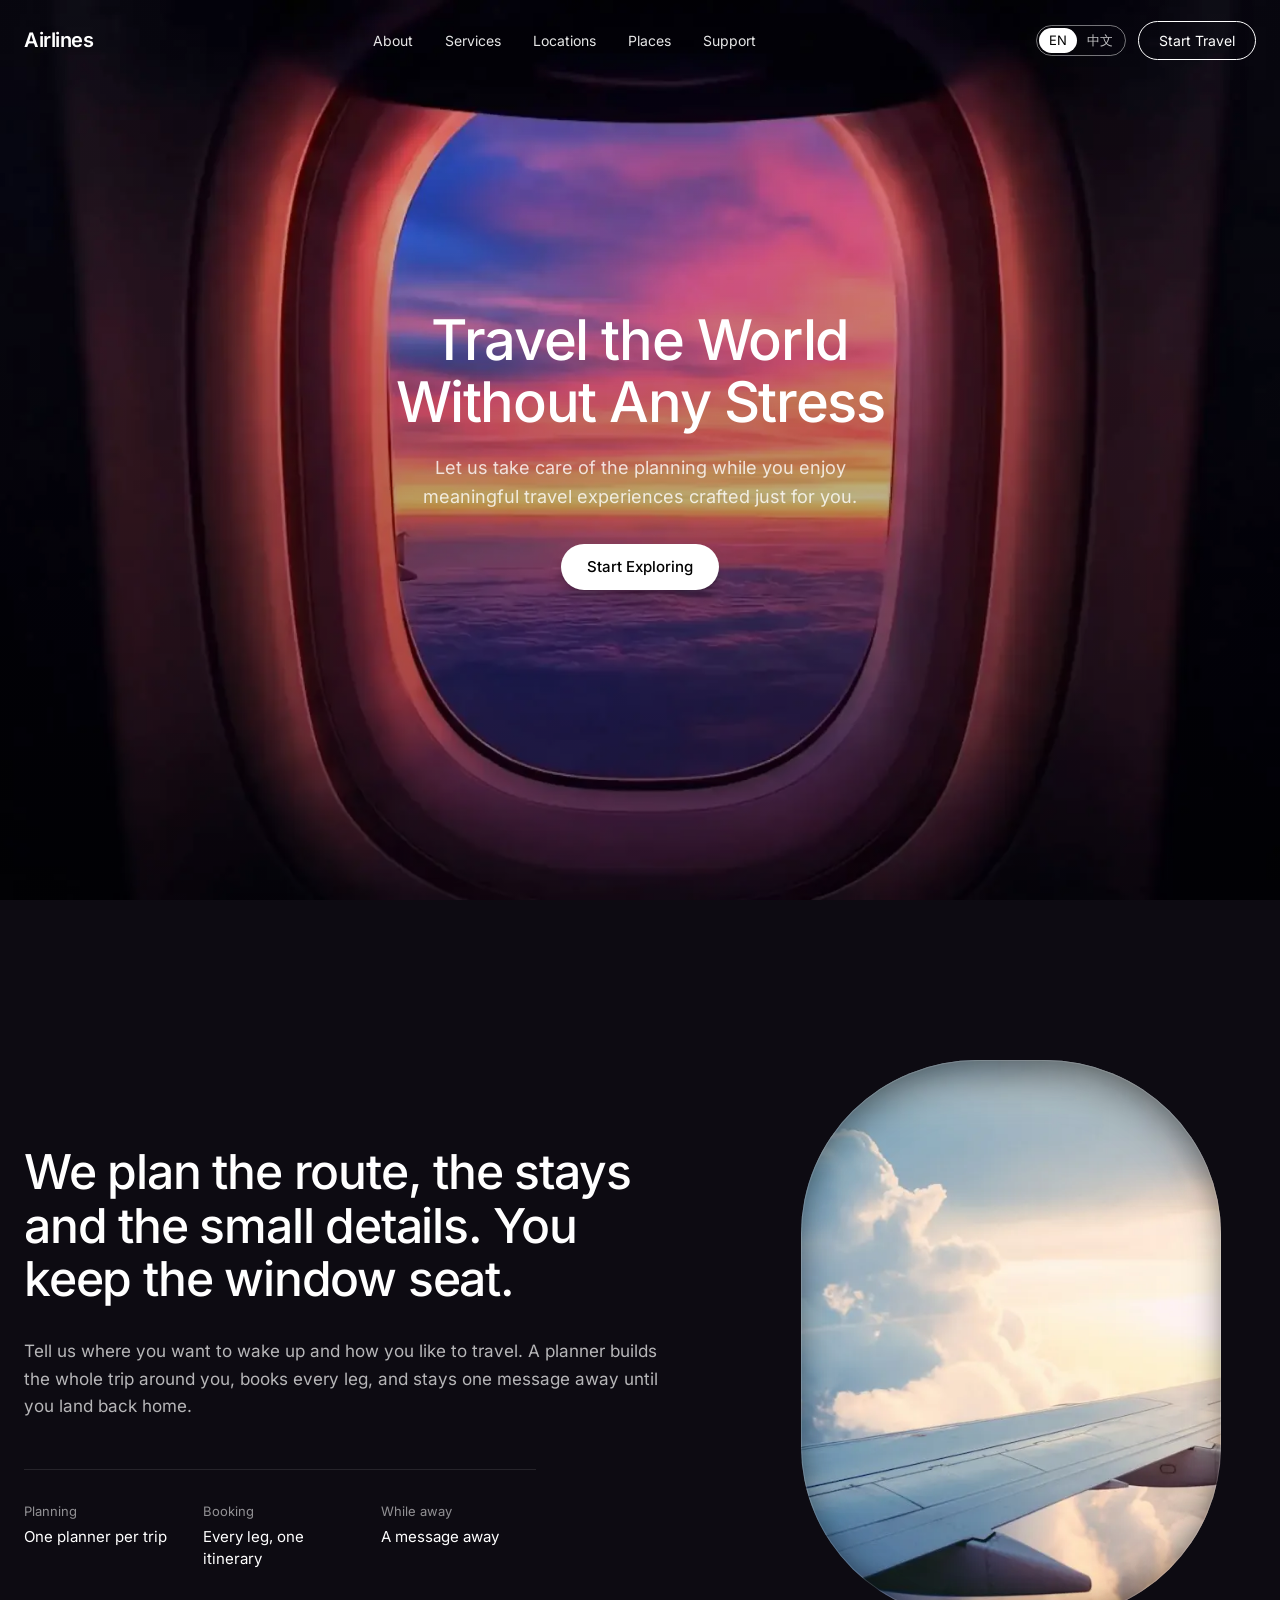
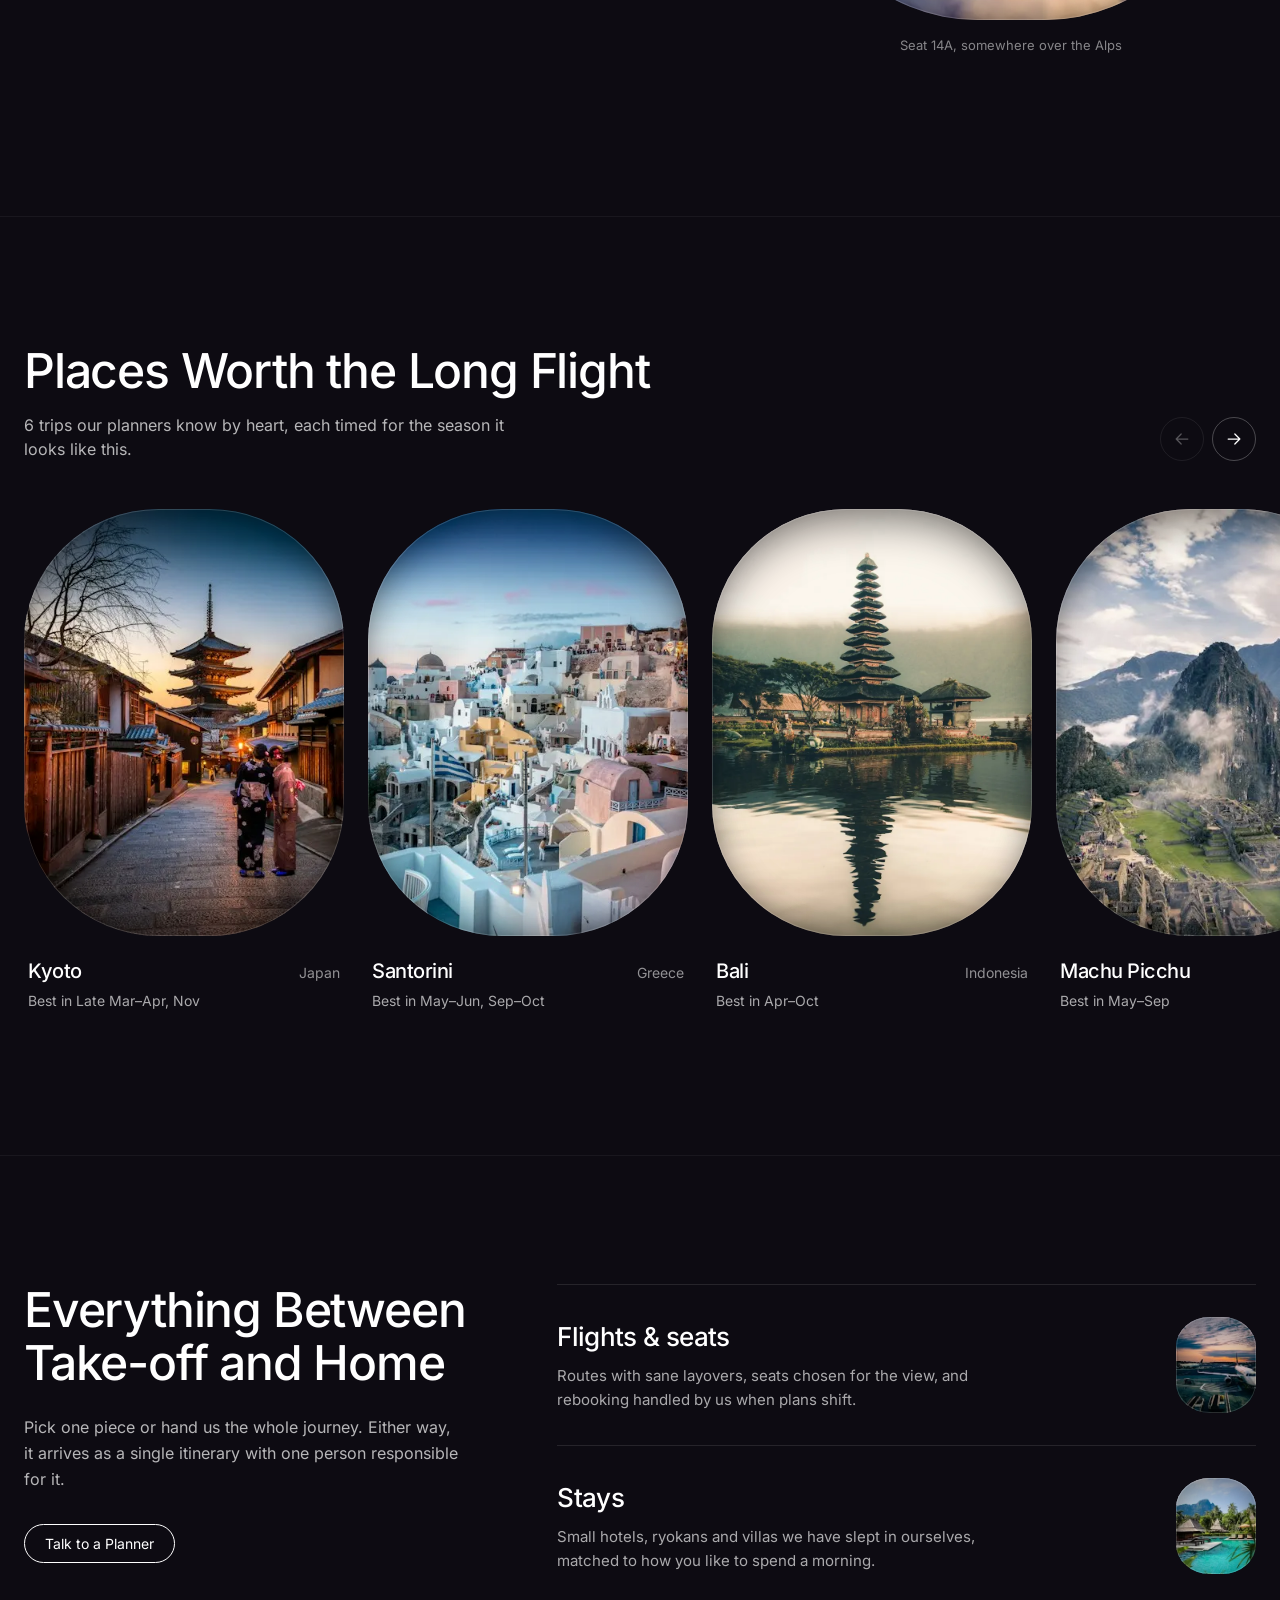
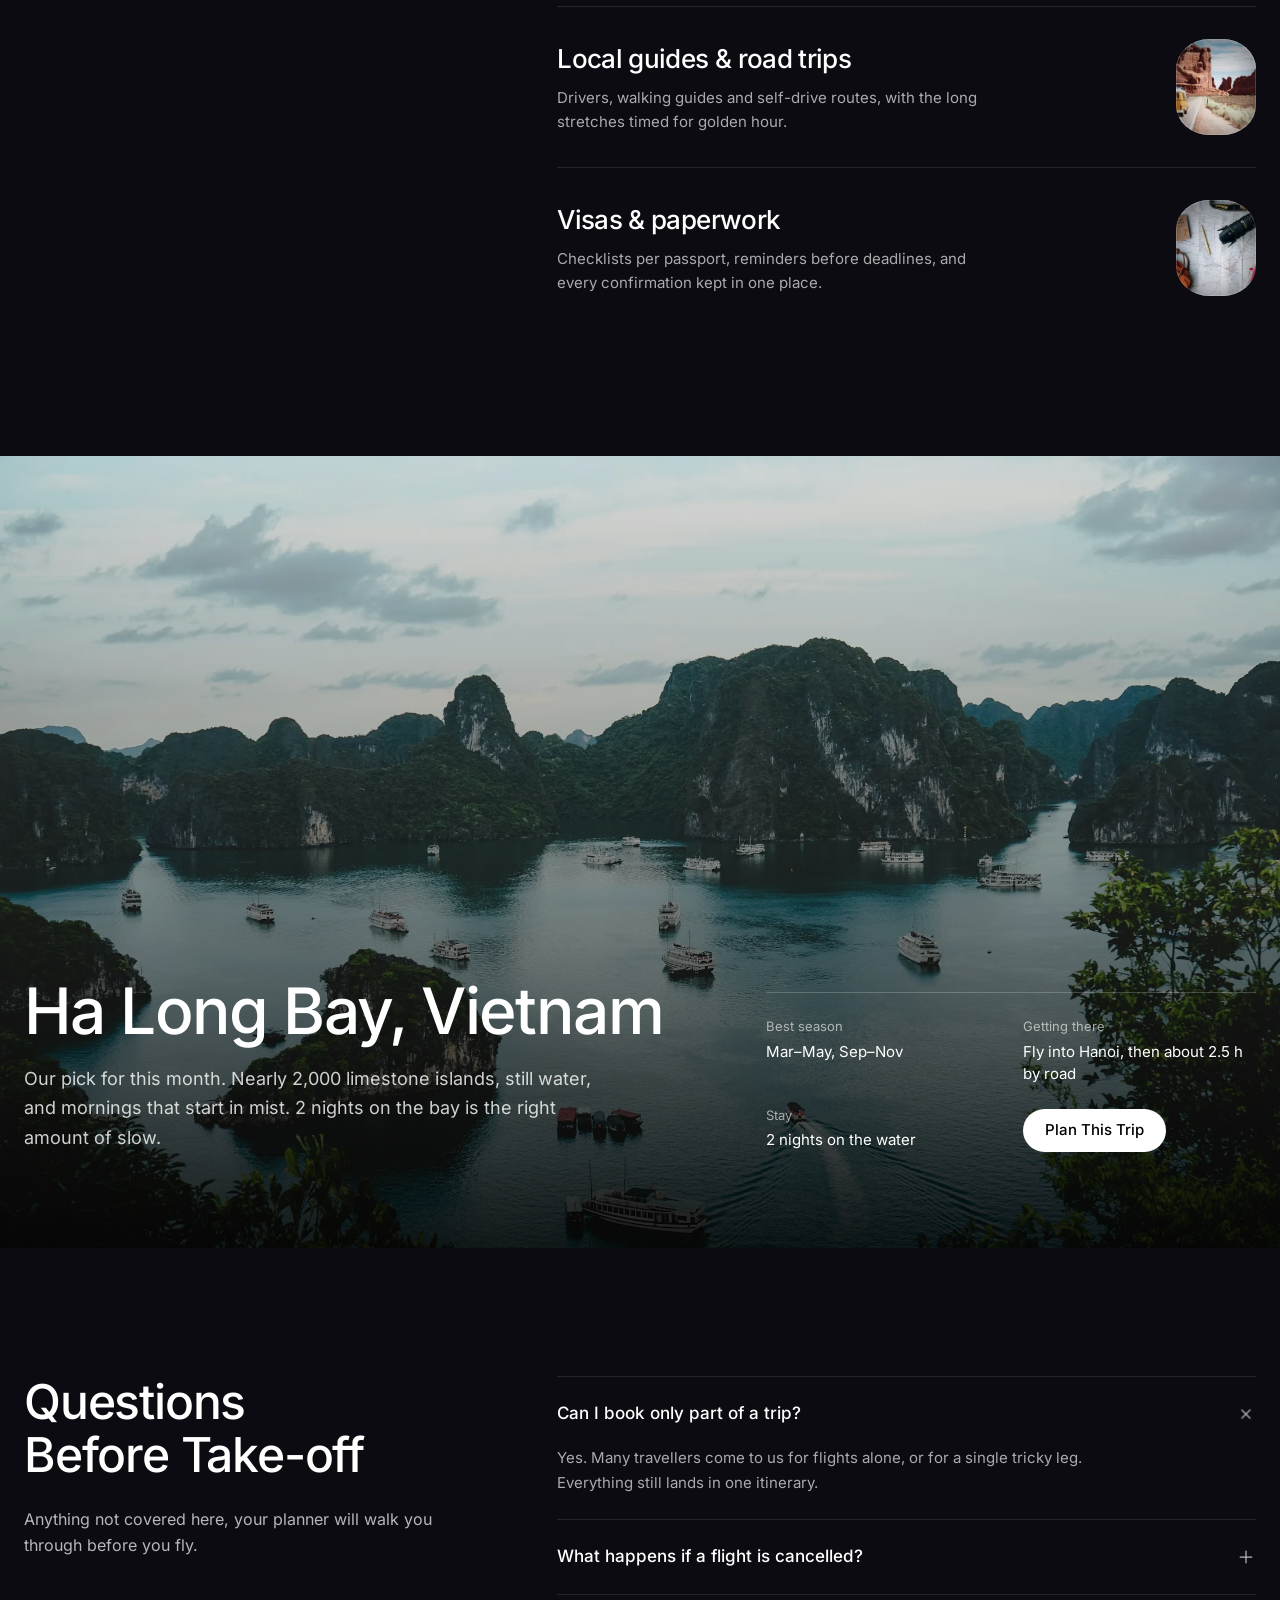
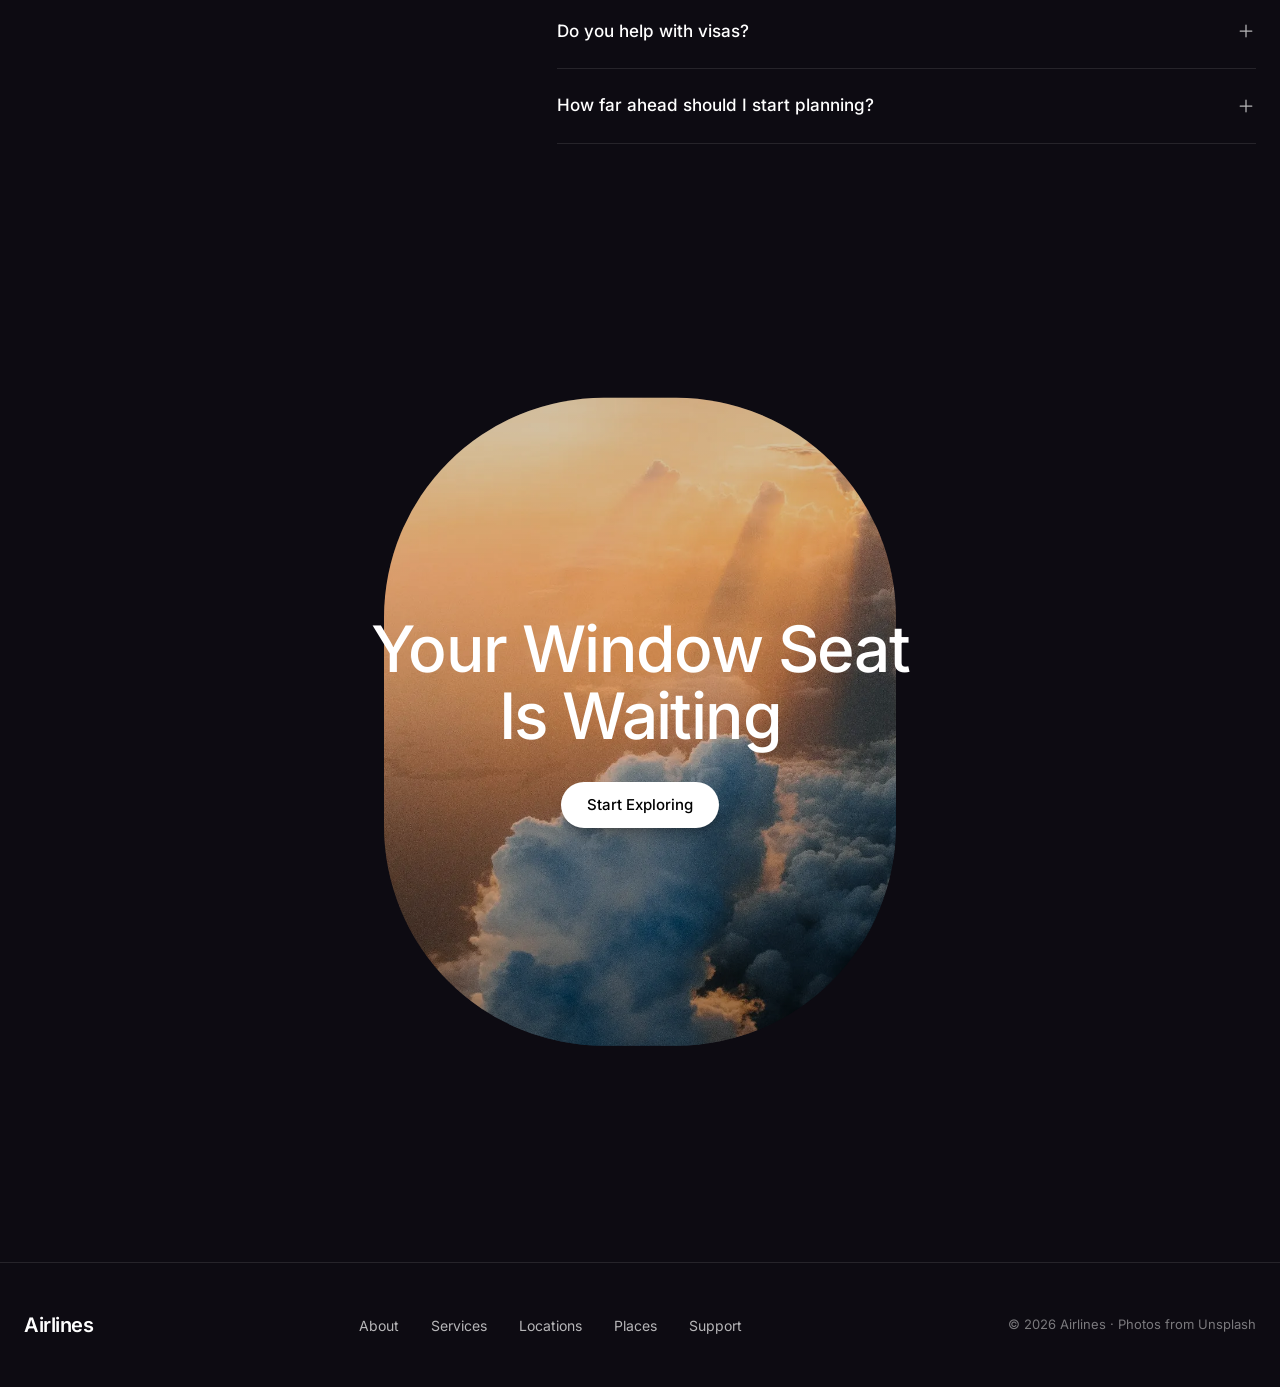
<file: 03-airlines-travel/index.html>
<!doctype html>
<html lang="en">
<head>
  <meta charset="utf-8" />
  <meta name="viewport" content="width=device-width, initial-scale=1" />
  <link rel="icon" href="data:image/svg+xml,<svg xmlns='http://www.w3.org/2000/svg' viewBox='0 0 32 32'><rect width='32' height='32' rx='8' fill='%230d0b12'/><rect x='10' y='6' width='12' height='20' rx='5.5' fill='%23f2b8c6' stroke='%23fff' stroke-width='1.6'/></svg>" />
  <title>Airlines — Travel the World Without Any Stress</title>
  <meta name="description" content="Let us take care of the planning while you enjoy meaningful travel experiences crafted just for you." />
  <meta name="theme-color" content="#0d0b12" />
  <link rel="preload" href="assets/fonts/inter-500.woff2" as="font" type="font/woff2" crossorigin />
  <link rel="preload" href="assets/hero-poster.webp" as="image" />
  <link rel="stylesheet" href="assets/tw.css" />
  <style>
    @font-face { font-family: 'Inter'; font-style: normal; font-weight: 400; font-display: swap; src: url(assets/fonts/inter-400.woff2) format('woff2'); }
    @font-face { font-family: 'Inter'; font-style: normal; font-weight: 500; font-display: swap; src: url(assets/fonts/inter-500.woff2) format('woff2'); }
    @font-face { font-family: 'Inter'; font-style: normal; font-weight: 600; font-display: swap; src: url(assets/fonts/inter-600.woff2) format('woff2'); }

    html { scroll-behavior: smooth; scrollbar-width: none; -ms-overflow-style: none; color-scheme: dark; scroll-padding-top: 88px; }
    html::-webkit-scrollbar, body::-webkit-scrollbar, .no-scrollbar::-webkit-scrollbar { display: none; }
    .no-scrollbar { scrollbar-width: none; }
    body { background: #0d0b12; touch-action: manipulation; }
    a, button, summary { -webkit-tap-highlight-color: rgba(255, 255, 255, 0.08); }
    ::selection { background: rgba(242, 184, 198, 0.35); }

    @keyframes fadeInUp {
      from { opacity: 0; transform: translateY(18px); }
      to   { opacity: 1; transform: translateY(0); }
    }
    .fade-in-up { animation: fadeInUp 0.9s cubic-bezier(0.16, 1, 0.3, 1) both; }

    /* The motif: every photograph is seen through an aircraft window. */
    .window {
      position: relative;
      overflow: hidden;
      border-radius: 42% / 31%;
      isolation: isolate;
      background: #1b1822;
    }
    .window::after {
      content: '';
      position: absolute;
      inset: 0;
      border-radius: inherit;
      pointer-events: none;
      box-shadow:
        inset 0 0 0 1px rgba(255, 255, 255, 0.16),
        inset 0 22px 44px -12px rgba(0, 0, 0, 0.55),
        inset 0 -16px 36px -18px rgba(0, 0, 0, 0.5);
    }
    .window img { transition: transform 0.9s cubic-bezier(0.16, 1, 0.3, 1); }
    .group:hover .window img, .group:focus-visible .window img { transform: scale(1.06); }

    .cta-clip { will-change: clip-path; }
    .track-pad {
      padding-inline: max(1.5rem, calc((100vw - 80rem) / 2 + 1.5rem));
      scroll-padding-inline: max(1.5rem, calc((100vw - 80rem) / 2 + 1.5rem));
    }
    #nav.is-solid { background: rgba(13, 11, 18, 0.8); -webkit-backdrop-filter: blur(12px); backdrop-filter: blur(12px); }

    /* Language switch: same outline-pill vocabulary as "Start Travel" */
    .lang-switch { display: inline-flex; align-items: center; border: 1px solid rgba(255, 255, 255, 0.45); border-radius: 999px; padding: 2px; }
    .lang-switch button {
      font-size: 13px; line-height: 1; padding: 6px 10px; border-radius: 999px;
      color: rgba(255, 255, 255, 0.75); transition: background-color 0.25s, color 0.25s;
    }
    .lang-switch button:hover { color: #fff; }
    .lang-switch button[aria-pressed="true"] { background: #fff; color: #000; }
    .lang-switch button:focus-visible { outline: 2px solid #fff; outline-offset: 2px; }

    details summary::-webkit-details-marker { display: none; }
    details[open] .faq-icon { transform: rotate(45deg); }

    /* 中文：取消负字距，标题行高放宽 */
    html[lang="zh-CN"] .tracking-tight { letter-spacing: 0; }
    html[lang="zh-CN"] h1, html[lang="zh-CN"] h2 { line-height: 1.22; }
    html[lang="zh-CN"] .leading-relaxed { line-height: 1.8; }
    /* 中文标题只在标点处换行，放不下时才强制断开 */
    html[lang="zh-CN"] :is(h1, h2, h3) { word-break: keep-all; overflow-wrap: anywhere; }

    @media (prefers-reduced-motion: reduce) {
      html { scroll-behavior: auto; }
      .fade-in-up { animation: none; }
      .window img, .cta-clip { transition: none !important; }
    }
  </style>
</head>
<body class="bg-cabin text-white font-sans antialiased">
  <a href="#main" data-i18n="skip" class="sr-only focus:not-sr-only focus:fixed focus:top-3 focus:left-3 focus:z-[60] focus:rounded-full focus:bg-white focus:px-4 focus:py-2 focus:text-sm focus:font-medium focus:text-black">Skip to content</a>
  <!--
    Airlines — travel agency one-pager (case study)
    Hero design & video: SceneAI (sceneai.art) · Photos: Unsplash
    Styles: Tailwind CLI → assets/tw.css
  -->

  <!-- ───────── Navigation ───────── -->
  <header id="nav" class="fixed top-0 inset-x-0 z-50 transition-colors duration-300">
    <nav class="fade-in-up max-w-7xl mx-auto px-6 h-20 flex items-center justify-between gap-6" style="animation-delay: 0.1s" data-i18n-aria="mainNav" aria-label="Main">
      <a href="#top" class="text-white font-semibold text-xl tracking-tight focus-visible:outline focus-visible:outline-2 focus-visible:outline-offset-4 focus-visible:outline-white rounded" lang="en" translate="no">Airlines</a>

      <ul class="hidden md:flex items-center gap-8">
        <li><a href="#about" data-i18n="nav.about" class="text-[14px] font-normal text-white/90 hover:text-white transition-colors">About</a></li>
        <li><a href="#services" data-i18n="nav.services" class="text-[14px] font-normal text-white/90 hover:text-white transition-colors">Services</a></li>
        <li><a href="#locations" data-i18n="nav.locations" class="text-[14px] font-normal text-white/90 hover:text-white transition-colors">Locations</a></li>
        <li><a href="#places" data-i18n="nav.places" class="text-[14px] font-normal text-white/90 hover:text-white transition-colors">Places</a></li>
        <li><a href="#support" data-i18n="nav.support" class="text-[14px] font-normal text-white/90 hover:text-white transition-colors">Support</a></li>
      </ul>

      <div class="flex items-center gap-3">
        <div class="lang-switch" role="group" data-i18n-aria="language" aria-label="Language">
          <button type="button" data-lang="en" lang="en" aria-pressed="true">EN</button>
          <button type="button" data-lang="zh" lang="zh-CN" aria-pressed="false">中文</button>
        </div>
        <a href="#places" data-i18n="startTravel" class="hidden md:inline-flex items-center border border-white rounded-full px-5 py-2 text-[14px] font-normal text-white bg-transparent hover:bg-white hover:text-black transition-colors duration-300 focus-visible:outline focus-visible:outline-2 focus-visible:outline-offset-2 focus-visible:outline-white">
          Start Travel
        </a>
        <button id="menu-btn" type="button" class="md:hidden -mr-2 p-2 text-white rounded-full hover:bg-white/10 transition-colors" aria-label="Open menu" aria-expanded="false" aria-controls="mobile-menu">
          <svg class="w-6 h-6" viewBox="0 0 24 24" fill="none" stroke="currentColor" stroke-width="1.5" stroke-linecap="round" aria-hidden="true">
            <path class="menu-open" d="M4 7h16M4 12h16M4 17h16" />
            <path class="menu-close hidden" d="M6 6l12 12M18 6 6 18" />
          </svg>
        </button>
      </div>
    </nav>

    <div id="mobile-menu" class="md:hidden grid transition-[grid-template-rows,opacity] duration-300 ease-out" style="grid-template-rows: 0fr; opacity: 0;" aria-hidden="true">
      <div class="overflow-hidden">
        <ul class="px-6 pb-6 pt-1 flex flex-col">
          <li><a href="#about" data-i18n="nav.about" class="block py-3 text-base text-white/90 border-b border-white/10">About</a></li>
          <li><a href="#services" data-i18n="nav.services" class="block py-3 text-base text-white/90 border-b border-white/10">Services</a></li>
          <li><a href="#locations" data-i18n="nav.locations" class="block py-3 text-base text-white/90 border-b border-white/10">Locations</a></li>
          <li><a href="#places" data-i18n="nav.places" class="block py-3 text-base text-white/90 border-b border-white/10">Places</a></li>
          <li><a href="#support" data-i18n="nav.support" class="block py-3 text-base text-white/90 border-b border-white/10">Support</a></li>
          <li class="pt-5"><a href="#places" data-i18n="startTravel" class="flex justify-center rounded-full border border-white py-2.5 text-[14px] text-white">Start Travel</a></li>
        </ul>
      </div>
    </div>
  </header>

  <main id="main" tabindex="-1" class="outline-none">
    <!-- ───────── Hero ───────── -->
    <section id="top" class="relative h-screen w-full overflow-hidden">
      <video class="absolute inset-0 w-full h-full object-cover" autoplay loop muted playsinline preload="auto" aria-hidden="true"
        src="assets/hero.mp4" poster="assets/hero-poster.webp"></video>
      <div class="absolute inset-0 bg-gradient-to-b from-black/10 to-black/40" aria-hidden="true"></div>

      <div class="relative z-10 h-full flex items-center justify-center px-6">
        <div class="max-w-3xl mx-auto text-center">
          <h1 class="fade-in-up text-[38px] md:text-[56px] font-medium leading-[1.1] text-white tracking-tight" style="animation-delay: 0.35s" data-i18n-html="hero.title">
            Travel the World<br>Without Any Stress
          </h1>
          <p class="fade-in-up mt-5 text-[15px] md:text-[18px] text-white/80 max-w-xl mx-auto leading-relaxed [text-wrap:balance]" style="animation-delay: 0.5s" data-i18n="hero.sub">
            Let us take care of the planning while you enjoy meaningful travel experiences crafted just for you.
          </p>
          <div class="fade-in-up mt-8" style="animation-delay: 0.65s">
            <a href="#places" data-i18n="startExploring" class="inline-flex items-center bg-white text-black text-[15px] font-medium px-[26px] py-3 rounded-full shadow-lg shadow-black/25 hover:scale-105 hover:shadow-xl hover:shadow-black/35 transition-[transform,box-shadow] duration-300 focus-visible:outline focus-visible:outline-2 focus-visible:outline-offset-4 focus-visible:outline-white">
              Start Exploring
            </a>
          </div>
        </div>
      </div>
    </section>

    <!-- ───────── About ───────── -->
    <section id="about" class="scroll-mt-20 max-w-7xl mx-auto px-6 py-28 md:py-40 grid md:grid-cols-12 gap-12 md:gap-10 items-center">
      <div class="md:col-span-7">
        <h2 class="text-[32px] md:text-[48px] font-medium leading-[1.12] tracking-tight [text-wrap:balance]" data-i18n="about.title">
          We plan the route, the stays and the small details. You keep the window seat.
        </h2>
        <p class="mt-8 text-[16px] md:text-[17px] leading-relaxed text-white/70 max-w-[58ch]" data-i18n="about.body">
          Tell us where you want to wake up and how you like to travel. A planner builds the whole trip around you, books every leg, and stays one message away until you land back home.
        </p>
        <dl class="mt-12 grid grid-cols-1 sm:grid-cols-3 gap-5 sm:gap-6 max-w-lg border-t border-white/10 pt-8">
          <div><dt class="text-[13px] text-white/55" data-i18n="about.k1">Planning</dt><dd class="mt-1 text-[15px] text-white" data-i18n="about.v1">One planner per trip</dd></div>
          <div><dt class="text-[13px] text-white/55" data-i18n="about.k2">Booking</dt><dd class="mt-1 text-[15px] text-white" data-i18n="about.v2">Every leg, one itinerary</dd></div>
          <div><dt class="text-[13px] text-white/55" data-i18n="about.k3">While away</dt><dd class="mt-1 text-[15px] text-white" data-i18n="about.v3">A message away</dd></div>
        </dl>
      </div>
      <figure class="md:col-span-5 md:justify-self-end w-full max-w-[420px] mx-auto">
        <div class="window aspect-[3/4]">
          <img class="absolute inset-0 w-full h-full object-cover" loading="lazy" decoding="async"
            src="assets/img/about-wing.webp" width="1000" height="664"
            data-i18n-alt="about.imgAlt" alt="An aircraft wing above a sea of clouds at sunrise" />
        </div>
        <figcaption class="mt-4 text-center text-[13px] text-white/50" data-i18n="about.caption">Seat 14A, somewhere over the Alps</figcaption>
      </figure>
    </section>

    <!-- ───────── Places ───────── -->
    <section id="places" class="scroll-mt-20 py-24 md:py-32 border-t border-white/5">
      <div class="max-w-7xl mx-auto px-6 flex items-end justify-between gap-6">
        <div>
          <h2 class="text-[32px] md:text-[48px] font-medium leading-[1.1] tracking-tight [text-wrap:balance]" data-i18n="places.title">Places Worth the Long Flight</h2>
          <p class="mt-4 text-[16px] text-white/70 max-w-[52ch]" data-i18n="places.sub">6 trips our planners know by heart, each timed for the season it looks like this.</p>
        </div>
        <div class="hidden sm:flex gap-2 flex-shrink-0">
          <button type="button" data-scroll="-1" data-i18n-aria="places.prev" class="track-btn w-11 h-11 rounded-full border border-white/25 flex items-center justify-center text-white hover:bg-white hover:text-black transition-colors disabled:opacity-30 disabled:pointer-events-none" aria-label="Previous places">
            <svg class="w-5 h-5" viewBox="0 0 24 24" fill="none" stroke="currentColor" stroke-width="1.5" stroke-linecap="round" stroke-linejoin="round" aria-hidden="true"><path d="M19 12H5M11 6l-6 6 6 6" /></svg>
          </button>
          <button type="button" data-scroll="1" data-i18n-aria="places.next" class="track-btn w-11 h-11 rounded-full border border-white/25 flex items-center justify-center text-white hover:bg-white hover:text-black transition-colors disabled:opacity-30 disabled:pointer-events-none" aria-label="Next places">
            <svg class="w-5 h-5" viewBox="0 0 24 24" fill="none" stroke="currentColor" stroke-width="1.5" stroke-linecap="round" stroke-linejoin="round" aria-hidden="true"><path d="M5 12h14M13 6l6 6-6 6" /></svg>
          </button>
        </div>
      </div>

      <ul id="track" class="no-scrollbar track-pad mt-12 flex gap-6 overflow-x-auto snap-x snap-mandatory scroll-smooth pb-4" data-i18n-aria="places.list" aria-label="Destinations">
        <!-- cards rendered by script (per language) -->
      </ul>
    </section>

    <!-- ───────── Services ───────── -->
    <section id="services" class="scroll-mt-20 max-w-7xl mx-auto px-6 py-24 md:py-32 grid md:grid-cols-12 gap-12 border-t border-white/5">
      <div class="md:col-span-5">
        <div class="md:sticky md:top-32">
          <h2 class="text-[32px] md:text-[48px] font-medium leading-[1.1] tracking-tight [text-wrap:balance]" data-i18n="services.title">Everything Between Take-off and Home</h2>
          <p class="mt-6 text-[16px] text-white/70 max-w-[44ch] leading-relaxed" data-i18n="services.sub">Pick one piece or hand us the whole journey. Either way, it arrives as a single itinerary with one person responsible for it.</p>
          <a href="#support" data-i18n="services.cta" class="mt-8 inline-flex items-center border border-white rounded-full px-5 py-2 text-[14px] text-white hover:bg-white hover:text-black transition-colors duration-300">Talk to a Planner</a>
        </div>
      </div>
      <ol class="md:col-span-7 border-t border-white/10">
        <li class="py-8 border-b border-white/10 grid grid-cols-[1fr_auto] gap-6 items-start">
          <div>
            <h3 class="text-[22px] md:text-[26px] font-medium tracking-tight" data-i18n="services.s1">Flights &amp; seats</h3>
            <p class="mt-2 text-[15px] leading-relaxed text-white/65 max-w-[48ch]" data-i18n="services.d1">Routes with sane layovers, seats chosen for the view, and rebooking handled by us when plans shift.</p>
          </div>
          <div class="window w-20 h-24 hidden sm:block"><img class="absolute inset-0 w-full h-full object-cover" loading="lazy" src="assets/img/svc-flights.webp" width="320" height="213" alt="" /></div>
        </li>
        <li class="py-8 border-b border-white/10 grid grid-cols-[1fr_auto] gap-6 items-start">
          <div>
            <h3 class="text-[22px] md:text-[26px] font-medium tracking-tight" data-i18n="services.s2">Stays</h3>
            <p class="mt-2 text-[15px] leading-relaxed text-white/65 max-w-[48ch]" data-i18n="services.d2">Small hotels, ryokans and villas we have slept in ourselves, matched to how you like to spend a morning.</p>
          </div>
          <div class="window w-20 h-24 hidden sm:block"><img class="absolute inset-0 w-full h-full object-cover" loading="lazy" src="assets/img/svc-stays.webp" width="320" height="213" alt="" /></div>
        </li>
        <li class="py-8 border-b border-white/10 grid grid-cols-[1fr_auto] gap-6 items-start">
          <div>
            <h3 class="text-[22px] md:text-[26px] font-medium tracking-tight" data-i18n="services.s3">Local guides &amp; road trips</h3>
            <p class="mt-2 text-[15px] leading-relaxed text-white/65 max-w-[48ch]" data-i18n="services.d3">Drivers, walking guides and self-drive routes, with the long stretches timed for golden hour.</p>
          </div>
          <div class="window w-20 h-24 hidden sm:block"><img class="absolute inset-0 w-full h-full object-cover" loading="lazy" src="assets/img/svc-roads.webp" width="320" height="226" alt="" /></div>
        </li>
        <li class="py-8 grid grid-cols-[1fr_auto] gap-6 items-start">
          <div>
            <h3 class="text-[22px] md:text-[26px] font-medium tracking-tight" data-i18n="services.s4">Visas &amp; paperwork</h3>
            <p class="mt-2 text-[15px] leading-relaxed text-white/65 max-w-[48ch]" data-i18n="services.d4">Checklists per passport, reminders before deadlines, and every confirmation kept in one place.</p>
          </div>
          <div class="window w-20 h-24 hidden sm:block"><img class="absolute inset-0 w-full h-full object-cover" loading="lazy" src="assets/img/svc-visas.webp" width="320" height="253" alt="" /></div>
        </li>
      </ol>
    </section>

    <!-- ───────── Locations: destination of the month ───────── -->
    <section id="locations" class="scroll-mt-20 relative min-h-[88vh] flex items-end overflow-hidden">
      <img class="absolute inset-0 w-full h-full object-cover" loading="lazy" decoding="async"
        src="assets/img/halong.webp" width="2200" height="1467"
        data-i18n-alt="loc.imgAlt" alt="Limestone islands rising from the calm water of Ha Long Bay, Vietnam" />
      <div class="absolute inset-0 bg-gradient-to-t from-black/85 via-black/35 to-black/10" aria-hidden="true"></div>
      <div class="relative w-full max-w-7xl mx-auto px-6 pb-16 md:pb-24 grid md:grid-cols-12 gap-10 items-end">
        <div class="md:col-span-7">
          <h2 class="text-[40px] md:text-[64px] font-medium leading-[1.05] tracking-tight" data-i18n="loc.title">Ha Long Bay, Vietnam</h2>
          <p class="mt-5 text-[16px] md:text-[18px] leading-relaxed text-white/80 max-w-[52ch]" data-i18n="loc.body">Our pick for this month. Nearly 2,000 limestone islands, still water, and mornings that start in mist. 2 nights on the bay is the right amount of slow.</p>
        </div>
        <dl class="md:col-span-5 grid grid-cols-2 gap-x-6 gap-y-5 text-[15px] border-t border-white/20 pt-6">
          <div><dt class="text-white/60 text-[13px]" data-i18n="loc.k1">Best season</dt><dd class="mt-1" data-i18n="loc.v1">Mar–May, Sep–Nov</dd></div>
          <div><dt class="text-white/60 text-[13px]" data-i18n="loc.k2">Getting there</dt><dd class="mt-1" data-i18n="loc.v2">Fly into Hanoi, then about 2.5&nbsp;h by road</dd></div>
          <div><dt class="text-white/60 text-[13px]" data-i18n="loc.k3">Stay</dt><dd class="mt-1" data-i18n="loc.v3">2 nights on the water</dd></div>
          <div class="self-end"><a href="#support" data-i18n="loc.cta" class="inline-flex items-center bg-white text-black text-[15px] font-medium px-[22px] py-2.5 rounded-full hover:scale-105 transition-transform duration-300">Plan This Trip</a></div>
        </dl>
      </div>
    </section>

    <!-- ───────── Support ───────── -->
    <section id="support" class="scroll-mt-20 max-w-7xl mx-auto px-6 py-24 md:py-32 grid md:grid-cols-12 gap-12">
      <div class="md:col-span-5">
        <h2 class="text-[32px] md:text-[48px] font-medium leading-[1.1] tracking-tight [text-wrap:balance]" data-i18n="support.title">Questions Before Take-off</h2>
        <p class="mt-6 text-[16px] text-white/70 leading-relaxed max-w-[42ch]" data-i18n="support.sub">Anything not covered here, your planner will walk you through before you fly.</p>
      </div>
      <div class="md:col-span-7 border-t border-white/10" id="faq"></div>
    </section>

    <!-- ───────── Closing CTA: the window opens up ───────── -->
    <section class="relative h-[110vh]" aria-labelledby="cta-title">
      <div class="sticky top-0 h-screen flex items-center justify-center overflow-hidden">
        <div id="cta-clip" class="cta-clip absolute inset-0" style="clip-path: inset(14% 30% round 220px);">
          <img class="absolute inset-0 w-full h-full object-cover" loading="lazy" decoding="async"
            src="assets/img/cta-clouds.webp" width="2200" height="3300"
            data-i18n-alt="cta.imgAlt" alt="Sun breaking through clouds, seen from above" />
          <div class="absolute inset-0 bg-gradient-to-b from-black/20 via-black/10 to-black/50" aria-hidden="true"></div>
        </div>
        <div class="relative z-10 text-center px-6">
          <h2 id="cta-title" class="text-[40px] md:text-[64px] font-medium leading-[1.05] tracking-tight [text-wrap:balance]" data-i18n-html="cta.title">Your Window Seat<br>Is Waiting</h2>
          <a href="#places" data-i18n="startExploring" class="mt-8 inline-flex items-center bg-white text-black text-[15px] font-medium px-[26px] py-3 rounded-full shadow-lg shadow-black/25 hover:scale-105 hover:shadow-xl transition-[transform,box-shadow] duration-300">Start Exploring</a>
        </div>
      </div>
    </section>
  </main>

  <!-- ───────── Footer ───────── -->
  <footer class="border-t border-white/10">
    <div class="max-w-7xl mx-auto px-6 py-12 flex flex-col md:flex-row gap-8 md:items-center md:justify-between">
      <a href="#top" class="text-white font-semibold text-xl tracking-tight" lang="en" translate="no">Airlines</a>
      <ul class="flex flex-wrap gap-x-8 gap-y-3">
        <li><a href="#about" data-i18n="nav.about" class="text-[14px] text-white/70 hover:text-white transition-colors">About</a></li>
        <li><a href="#services" data-i18n="nav.services" class="text-[14px] text-white/70 hover:text-white transition-colors">Services</a></li>
        <li><a href="#locations" data-i18n="nav.locations" class="text-[14px] text-white/70 hover:text-white transition-colors">Locations</a></li>
        <li><a href="#places" data-i18n="nav.places" class="text-[14px] text-white/70 hover:text-white transition-colors">Places</a></li>
        <li><a href="#support" data-i18n="nav.support" class="text-[14px] text-white/70 hover:text-white transition-colors">Support</a></li>
      </ul>
      <p class="text-[13px] text-white/45" data-i18n="footer">© 2026 Airlines · Photos from Unsplash</p>
    </div>
  </footer>

  <script>
    /* ───────── Copy (en / zh). Best seasons are common public knowledge; the rest is sample copy. ───────── */
    const PLACES = [
      { img: 'kyoto', w: 800, h: 534, en: { name: 'Kyoto', country: 'Japan', season: 'Late Mar–Apr, Nov', alt: 'A lantern-lit street leading to a pagoda in Kyoto at dusk' }, zh: { name: '京都', country: '日本', season: '3\u00A0月下旬–4\u00A0月、11\u00A0月', alt: '黄昏时分通往京都八坂塔的石板街' } },
      { img: 'santorini', w: 800, h: 554, en: { name: 'Santorini', country: 'Greece', season: 'May–Jun, Sep–Oct', alt: 'White houses of Oia, Santorini, glowing at sunset' }, zh: { name: '圣托里尼', country: '希腊', season: '5–6\u00A0月、9–10\u00A0月', alt: '夕阳下泛着暖光的圣托里尼伊亚小镇白房子' } },
      { img: 'bali', w: 800, h: 1062, en: { name: 'Bali', country: 'Indonesia', season: 'Apr–Oct', alt: 'A water temple on a misty lake in Bali' }, zh: { name: '巴厘岛', country: '印度尼西亚', season: '4–10\u00A0月', alt: '巴厘岛薄雾湖面上的水神庙' } },
      { img: 'machu-picchu', w: 800, h: 533, en: { name: 'Machu Picchu', country: 'Peru', season: 'May–Sep', alt: 'The ruins of Machu Picchu under mountain clouds' }, zh: { name: '马丘比丘', country: '秘鲁', season: '5–9\u00A0月', alt: '云雾山峦下的马丘比丘遗址' } },
      { img: 'marrakech', w: 800, h: 532, en: { name: 'Marrakech', country: 'Morocco', season: 'Mar–May, Sep–Nov', alt: 'The Koutoubia minaret with the Atlas mountains behind' }, zh: { name: '马拉喀什', country: '摩洛哥', season: '3–5\u00A0月、9–11\u00A0月', alt: '库图比亚清真寺宣礼塔，远处是阿特拉斯山脉' } },
      { img: 'braies', w: 800, h: 533, en: { name: 'Lago di Braies', country: 'Italy', season: 'Jun–Sep', alt: 'A wooden rowing boat on the turquoise water of Lago di Braies' }, zh: { name: '布拉耶斯湖', country: '意大利', season: '6–9\u00A0月', alt: '布拉耶斯湖碧绿湖面上的木船' } },
    ];

    const I18N = {
      en: {
        htmlLang: 'en',
        title: 'Airlines — Travel the World Without Any Stress',
        description: 'Let us take care of the planning while you enjoy meaningful travel experiences crafted just for you.',
        mainNav: 'Main', language: 'Language', openMenu: 'Open menu', closeMenu: 'Close menu', skip: 'Skip to content',
        nav: { about: 'About', services: 'Services', locations: 'Locations', places: 'Places', support: 'Support' },
        startTravel: 'Start Travel', startExploring: 'Start Exploring',
        hero: { title: 'Travel the World<br>Without Any Stress', sub: 'Let us take care of the planning while you enjoy meaningful travel experiences crafted just for you.' },
        about: {
          title: 'We plan the route, the stays and the small details. You keep the window seat.',
          body: 'Tell us where you want to wake up and how you like to travel. A planner builds the whole trip around you, books every leg, and stays one message away until you land back home.',
          k1: 'Planning', v1: 'One planner per trip', k2: 'Booking', v2: 'Every leg, one itinerary', k3: 'While away', v3: 'A message away',
          imgAlt: 'An aircraft wing above a sea of clouds at sunrise', caption: 'Seat 14A, somewhere over the Alps',
        },
        places: {
          title: 'Places Worth the Long Flight', sub: '6 trips our planners know by heart, each timed for the season it looks like this.',
          prev: 'Previous places', next: 'Next places', list: 'Destinations', best: 'Best in ',
        },
        services: {
          title: 'Everything Between Take-off and Home',
          sub: 'Pick one piece or hand us the whole journey. Either way, it arrives as a single itinerary with one person responsible for it.',
          cta: 'Talk to a Planner',
          s1: 'Flights & seats', d1: 'Routes with sane layovers, seats chosen for the view, and rebooking handled by us when plans shift.',
          s2: 'Stays', d2: 'Small hotels, ryokans and villas we have slept in ourselves, matched to how you like to spend a morning.',
          s3: 'Local guides & road trips', d3: 'Drivers, walking guides and self-drive routes, with the long stretches timed for golden hour.',
          s4: 'Visas & paperwork', d4: 'Checklists per passport, reminders before deadlines, and every confirmation kept in one place.',
        },
        loc: {
          title: 'Ha Long Bay, Vietnam',
          body: 'Our pick for this month. Nearly 2,000 limestone islands, still water, and mornings that start in mist. 2 nights on the bay is the right amount of slow.',
          k1: 'Best season', v1: 'Mar–May, Sep–Nov', k2: 'Getting there', v2: 'Fly into Hanoi, then about 2.5\u00A0h by road', k3: 'Stay', v3: '2 nights on the water',
          cta: 'Plan This Trip', imgAlt: 'Limestone islands rising from the calm water of Ha Long Bay, Vietnam',
        },
        support: {
          title: 'Questions Before Take-off',
          sub: 'Anything not covered here, your planner will walk you through before you fly.',
          faqs: [
            ['Can I book only part of a trip?', 'Yes. Many travellers come to us for flights alone, or for a single tricky leg. Everything still lands in one itinerary.'],
            ['What happens if a flight is cancelled?', 'Your planner is alerted with you, looks for the next workable route and adjusts the stays that depend on it, so you only have to confirm.'],
            ['Do you help with visas?', 'We prepare a checklist for your passport and destinations and remind you before each deadline. Applications are submitted by you or through the official service.'],
            ['How far ahead should I start planning?', '3 to 6 months gives the most choice for long-haul trips and peak seasons. Shorter notice works too; the options are simply narrower.'],
          ],
        },
        cta: { title: 'Your Window Seat<br>Is Waiting', imgAlt: 'Sun breaking through clouds, seen from above' },
        footer: '© 2026 Airlines · Photos from Unsplash',
      },
      zh: {
        htmlLang: 'zh-CN',
        title: 'Airlines — 畅游世界，一身轻松',
        description: '行程规划交给我们，你只管享受为你量身打造、真正有意义的旅程。',
        mainNav: '主导航', language: '语言', openMenu: '打开菜单', closeMenu: '关闭菜单', skip: '跳到正文',
        nav: { about: '关于我们', services: '服务', locations: '本月推荐', places: '目的地', support: '帮助' },
        startTravel: '开始旅行', startExploring: '开始探索',
        hero: { title: '畅游世界<br>一身轻松', sub: '行程规划交给我们，你只管享受为你量身打造、真正有意义的旅程。' },
        about: {
          title: '路线、住宿和所有细节，我们来安排。你只管坐在窗边。',
          body: '告诉我们你想在哪里醒来、喜欢怎样旅行。一位规划师会围绕你设计整趟行程，订好每一段，直到你回到家，都只隔一条消息。',
          k1: '规划', v1: '一趟旅程，一位规划师', k2: '预订', v2: '每一段，同一份行程单', k3: '旅途中', v3: '随时一条消息',
          imgAlt: '日出时分，云海之上的机翼', caption: '14A 座，阿尔卑斯山上空某处',
        },
        places: {
          title: '值得长途飞行的地方', sub: '规划师们烂熟于心的 6 条路线，每一条都挑在它最好看的季节出发。',
          prev: '上一组目的地', next: '下一组目的地', list: '目的地', best: '最佳季节：',
        },
        services: {
          title: '从起飞到回家，一站搞定',
          sub: '可以只选一项，也可以把整趟旅程交给我们。无论哪种，最后都是一份行程单、一位负责到底的人。',
          cta: '找规划师聊聊',
          s1: '机票与选座', d1: '中转时间合理的航线，看得到风景的座位；计划有变时，改签由我们来办。',
          s2: '住宿', d2: '我们亲自住过的小酒店、日式旅馆和别墅，按你喜欢的清晨节奏来挑。',
          s3: '当地向导与自驾', d3: '司机、徒步向导和自驾路线，最长的那段路掐准在黄金时刻。',
          s4: '签证与证件', d4: '按护照准备的材料清单、截止日前的提醒，所有确认单都收在同一个地方。',
        },
        loc: {
          title: '越南 · 下龙湾',
          body: '这是本月推荐。近 2000 座石灰岩小岛，平静的水面，常在薄雾里开始的清晨。在湾上住两晚，慢得刚刚好。',
          k1: '最佳季节', v1: '3–5\u00A0月、9–11\u00A0月', k2: '交通', v2: '飞抵河内，再坐车约 2.5\u00A0小时', k3: '住宿', v3: '在船上住两晚',
          cta: '规划这趟旅程', imgAlt: '越南下龙湾平静海面上耸立的石灰岩岛屿',
        },
        support: {
          title: '出发前的问题',
          sub: '这里没写到的细节，出发前规划师都会和你逐一确认。',
          faqs: [
            ['可以只订行程的一部分吗？', '可以。很多旅客只找我们订机票，或者只处理某一段棘手的行程。所有内容仍会汇总在同一份行程单里。'],
            ['航班取消了怎么办？', '你的规划师会和你同时收到通知，找出下一条可行的路线，并调整受影响的住宿，你只需要确认。'],
            ['你们协助办签证吗？', '我们会按你的护照和目的地准备材料清单，并在每个截止日前提醒你。申请由你本人或通过官方渠道提交。'],
            ['应该提前多久开始规划？', '长途旅行和旺季，提前 3 到 6 个月选择最多。时间紧也可以，只是选项会少一些。'],
          ],
        },
        cta: { title: '你的靠窗座位<br>正在等你', imgAlt: '从高空俯瞰，阳光穿过云层' },
        footer: '© 2026 Airlines · 照片来自 Unsplash',
      },
    };

    const get = (obj, path) => path.split('.').reduce((o, k) => (o == null ? o : o[k]), obj);

    /* ───────── Renderers for the parts that are lists ───────── */
    const track = document.getElementById('track');
    const renderPlaces = (lang) => {
      const t = I18N[lang];
      track.innerHTML = PLACES.map((p) => {
        const c = p[lang];
        return `
        <li class="snap-start flex-shrink-0 w-[72vw] sm:w-[300px] md:w-[320px]">
          <a href="#support" class="group block focus-visible:outline-none">
            <div class="window aspect-[3/4] group-focus-visible:ring-2 group-focus-visible:ring-white">
              <img class="absolute inset-0 w-full h-full object-cover" loading="lazy" decoding="async"
                src="assets/img/${p.img}.webp" width="${p.w}" height="${p.h}" alt="${c.alt}" />
            </div>
            <div class="mt-5 flex items-baseline justify-between gap-4 px-1">
              <h3 class="text-[20px] font-medium tracking-tight">${c.name}</h3>
              <span class="text-[14px] text-white/55">${c.country}</span>
            </div>
            <p class="mt-1 px-1 text-[14px] text-white/65">${t.places.best}${c.season}</p>
          </a>
        </li>`;
      }).join('');
    };

    const faqEl = document.getElementById('faq');
    const renderFaq = (lang) => {
      const initial = faqEl.children.length === 0;
      const openIdx = [...faqEl.querySelectorAll('details')].map((d, i) => (d.open ? i : -1)).filter((i) => i >= 0);
      faqEl.innerHTML = I18N[lang].support.faqs.map(([q, a], i) => `
        <details class="border-b border-white/10"${(initial ? i === 0 : openIdx.includes(i)) ? ' open' : ''}>
          <summary class="flex items-center justify-between gap-6 py-6 cursor-pointer list-none text-[17px] font-medium transition-colors hover:text-white/75 focus-visible:outline focus-visible:outline-2 focus-visible:outline-white/60 rounded">
            ${q}
            <svg class="faq-icon w-5 h-5 flex-shrink-0 text-white/70 transition-transform duration-300" viewBox="0 0 24 24" fill="none" stroke="currentColor" stroke-width="1.5" stroke-linecap="round" aria-hidden="true"><path d="M12 5v14M5 12h14" /></svg>
          </summary>
          <p class="pb-6 -mt-1 text-[15px] leading-relaxed text-white/65 max-w-[60ch]">${a}</p>
        </details>`).join('');
    };

    /* ───────── Track arrows ───────── */
    const btns = document.querySelectorAll('.track-btn');
    const step = () => (track.querySelector('li')?.getBoundingClientRect().width || 320) + 24;
    btns.forEach((b) => b.addEventListener('click', () => track.scrollBy({ left: step() * Number(b.dataset.scroll), behavior: 'smooth' })));
    function syncBtns() {
      btns[0].disabled = track.scrollLeft < 8;
      btns[1].disabled = track.scrollLeft + track.clientWidth > track.scrollWidth - 8;
    }
    track.addEventListener('scroll', syncBtns, { passive: true });
    window.addEventListener('resize', syncBtns);
    window.addEventListener('load', syncBtns);
    // Tailwind's CDN styles the injected cards a beat later; re-check whenever their size settles.
    const ro = 'ResizeObserver' in window ? new ResizeObserver(syncBtns) : null;
    function observeCards() {
      if (!ro) return;
      ro.disconnect();
      track.querySelectorAll('li').forEach((li) => ro.observe(li));
    }

    /* ───────── Nav: transparent over the hero, solid once the page moves ───────── */
    const nav = document.getElementById('nav');
    const menuBtn = document.getElementById('menu-btn');
    const menu = document.getElementById('mobile-menu');
    let menuOpen = false;
    let currentLang = 'en';
    const paintNav = () => {
      const solid = window.scrollY > 40 || menuOpen;
      nav.classList.toggle('is-solid', solid);
    };
    window.addEventListener('scroll', paintNav, { passive: true });

    const setMenu = (open) => {
      menuOpen = open;
      menu.style.gridTemplateRows = open ? '1fr' : '0fr';
      menu.style.opacity = open ? '1' : '0';
      menu.setAttribute('aria-hidden', String(!open));
      menuBtn.setAttribute('aria-expanded', String(open));
      menuBtn.setAttribute('aria-label', open ? I18N[currentLang].closeMenu : I18N[currentLang].openMenu);
      menuBtn.querySelector('.menu-open').classList.toggle('hidden', open);
      menuBtn.querySelector('.menu-close').classList.toggle('hidden', !open);
      menu.querySelectorAll('a').forEach((a) => (a.tabIndex = open ? 0 : -1));
      paintNav();
    };
    menuBtn.addEventListener('click', () => setMenu(!menuOpen));
    menu.addEventListener('click', (e) => { if (e.target.closest('a')) setMenu(false); });
    window.addEventListener('keydown', (e) => { if (e.key === 'Escape') setMenu(false); });

    /* ───────── Language ───────── */
    const LANG_KEY = 'airlines-lang';
    const initialLang = () => {
      try {
        const q = new URLSearchParams(location.search).get('lang');
        if (q === 'zh' || q === 'en') return q;
      } catch (e) {}
      try {
        const saved = localStorage.getItem(LANG_KEY);
        if (saved === 'zh' || saved === 'en') return saved;
      } catch (e) {}
      const prefs = (navigator.languages && navigator.languages.length ? navigator.languages : [navigator.language || 'en']).map((l) => l.toLowerCase());
      const first = prefs.find((l) => l.startsWith('zh') || l.startsWith('en'));
      return first && first.startsWith('zh') ? 'zh' : 'en';
    };

    const applyLang = (lang, persist) => {
      const t = I18N[lang];
      currentLang = lang;
      document.documentElement.lang = t.htmlLang;
      document.title = t.title;
      document.querySelector('meta[name="description"]')?.setAttribute('content', t.description);
      document.querySelectorAll('[data-i18n]').forEach((el) => { el.textContent = get(t, el.dataset.i18n); });
      document.querySelectorAll('[data-i18n-html]').forEach((el) => { el.innerHTML = get(t, el.dataset.i18nHtml); });
      document.querySelectorAll('[data-i18n-aria]').forEach((el) => { el.setAttribute('aria-label', get(t, el.dataset.i18nAria)); });
      document.querySelectorAll('[data-i18n-alt]').forEach((el) => { el.setAttribute('alt', get(t, el.dataset.i18nAlt)); });
      document.querySelectorAll('.lang-switch [data-lang]').forEach((b) => b.setAttribute('aria-pressed', String(b.dataset.lang === lang)));
      menuBtn.setAttribute('aria-label', menuOpen ? t.closeMenu : t.openMenu);
      renderPlaces(lang);
      renderFaq(lang);
      observeCards();
      syncBtns();
      if (persist) {
        try { localStorage.setItem(LANG_KEY, lang); } catch (e) {}
        try {
          const url = new URL(location.href);
          url.searchParams.set('lang', lang);
          history.replaceState(null, '', url);
        } catch (e) {}
      }
    };
    document.querySelectorAll('.lang-switch [data-lang]').forEach((b) => b.addEventListener('click', () => applyLang(b.dataset.lang, true)));
    applyLang(initialLang(), false);
    setMenu(false);

    /* ───────── Closing CTA: the window frame widens to full bleed as you scroll into it ───────── */
    const clip = document.getElementById('cta-clip');
    const reduce = window.matchMedia('(prefers-reduced-motion: reduce)').matches;
    if (reduce) {
      const heroVideo = document.querySelector('#top video');
      heroVideo.removeAttribute('autoplay');
      heroVideo.pause();
    }
    if (reduce) {
      clip.style.clipPath = 'inset(0 round 0px)';
    } else {
      let ticking = false;
      const section = clip.closest('section');
      const update = () => {
        ticking = false;
        const r = section.getBoundingClientRect();
        const vh = window.innerHeight;
        const p = Math.min(1, Math.max(0, (vh - r.top) / (vh * 1.05)));
        const e = 1 - Math.pow(1 - p, 3);
        const narrow = window.innerWidth < 768;
        const ix = (1 - e) * (narrow ? 12 : 30);
        const iy = (1 - e) * (narrow ? 18 : 14);
        const rad = (1 - e) * (narrow ? 140 : 220);
        clip.style.clipPath = `inset(${iy.toFixed(2)}% ${ix.toFixed(2)}% round ${rad.toFixed(1)}px)`;
      };
      const onScroll = () => { if (!ticking) { ticking = true; requestAnimationFrame(update); } };
      window.addEventListener('scroll', onScroll, { passive: true });
      window.addEventListener('resize', onScroll);
      update();
    }
  </script>
</body>
</html>
</file>
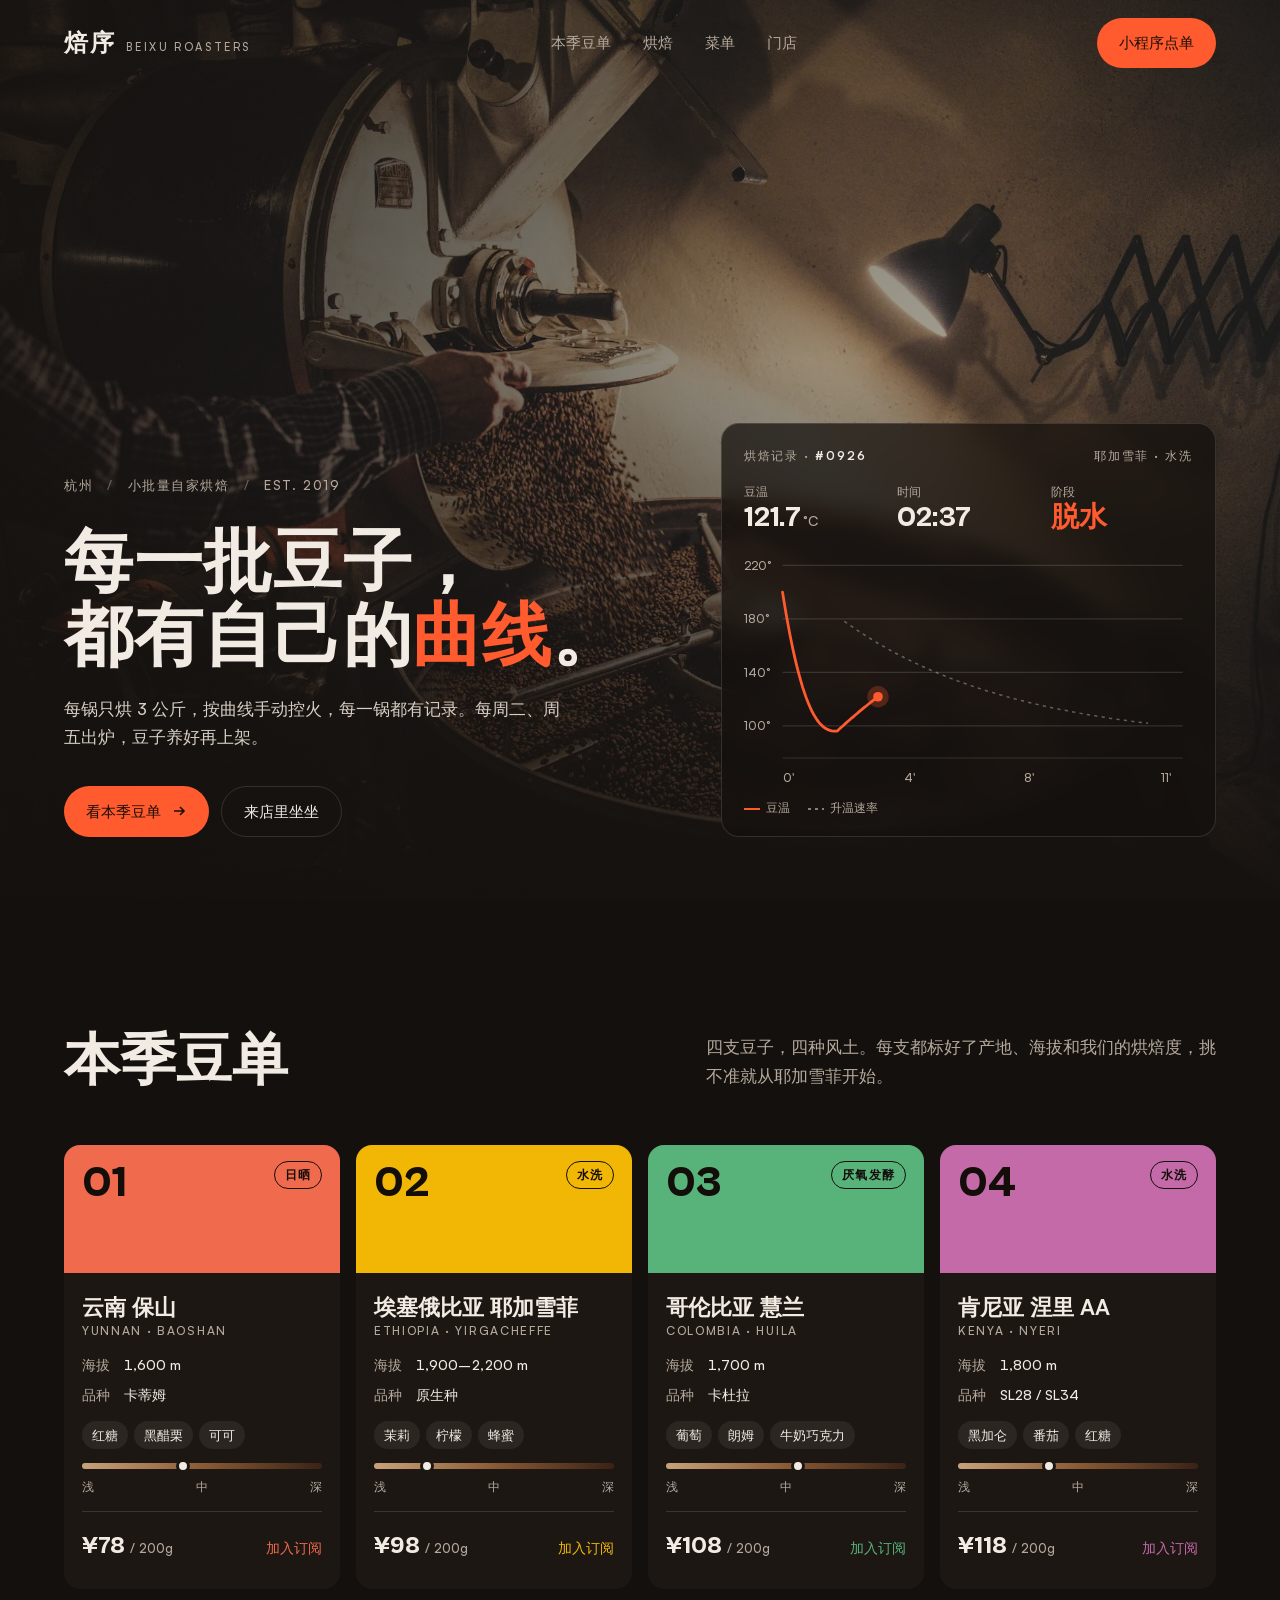
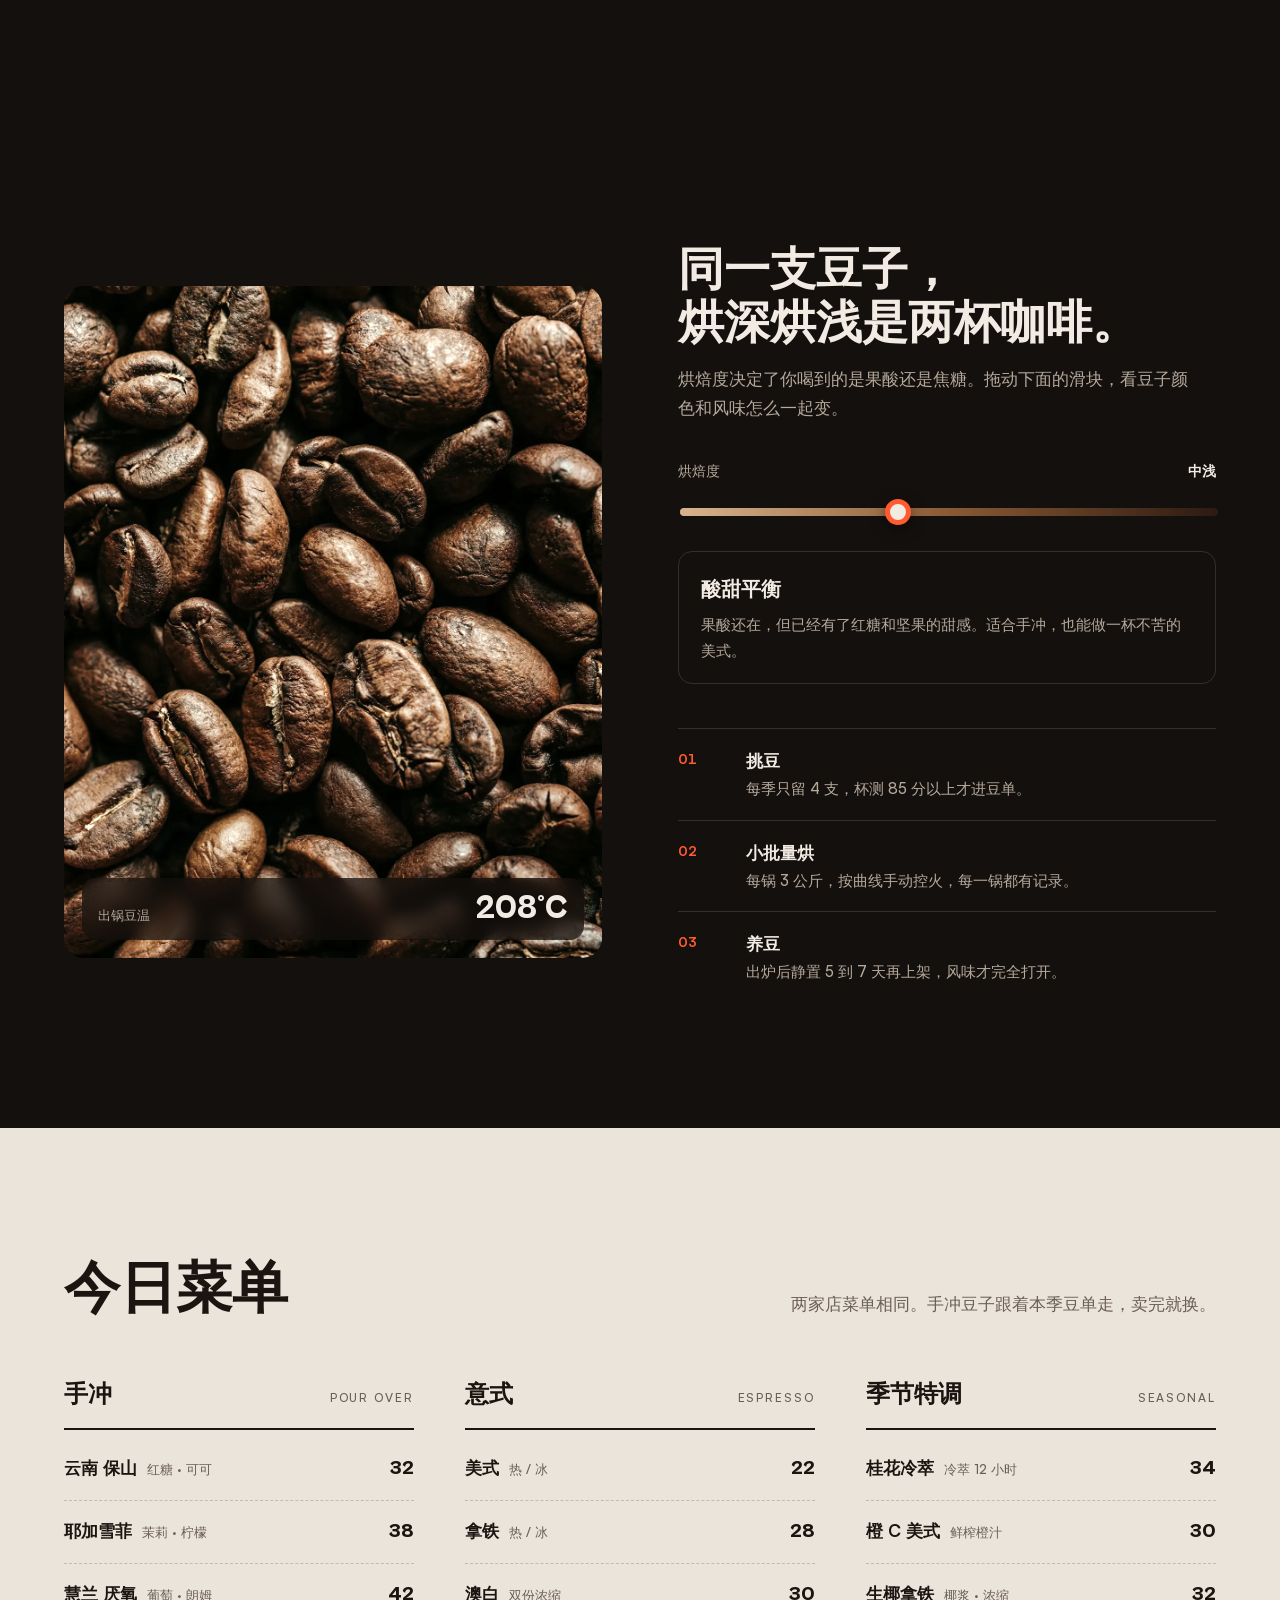
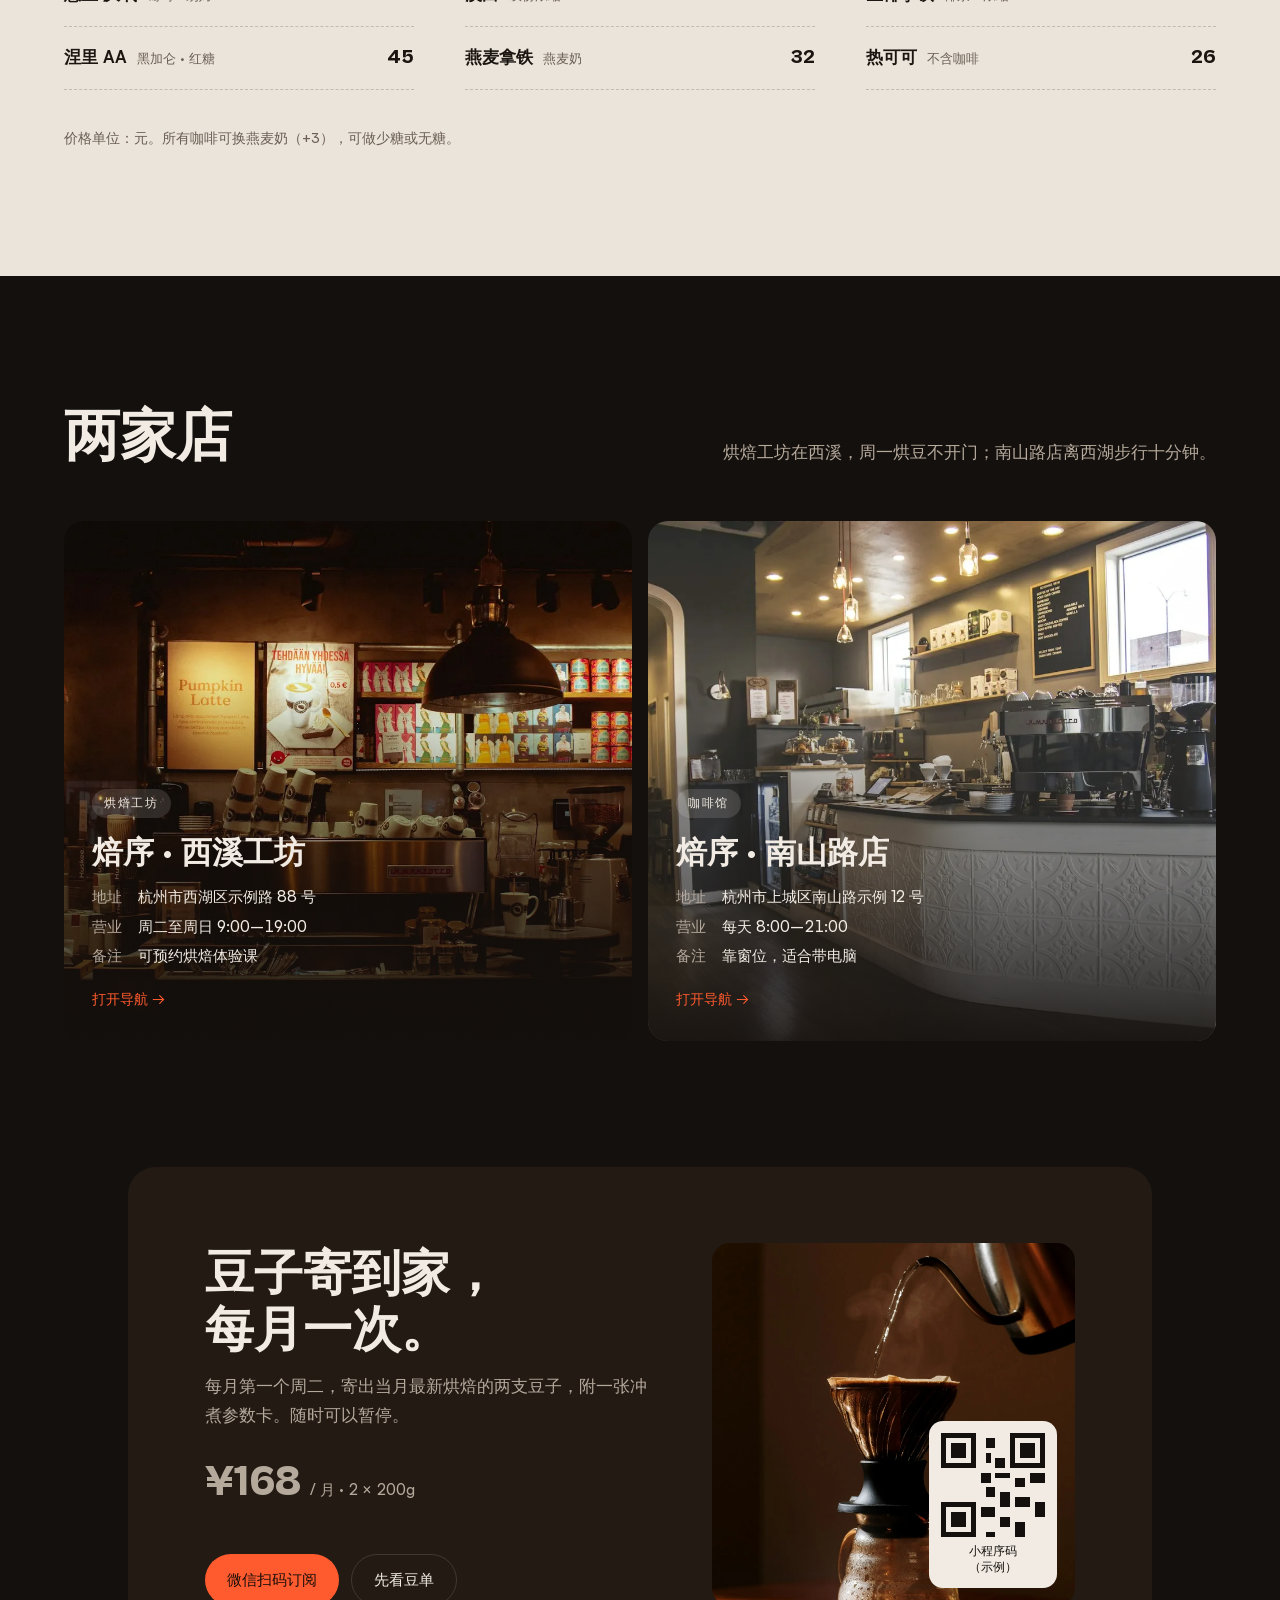
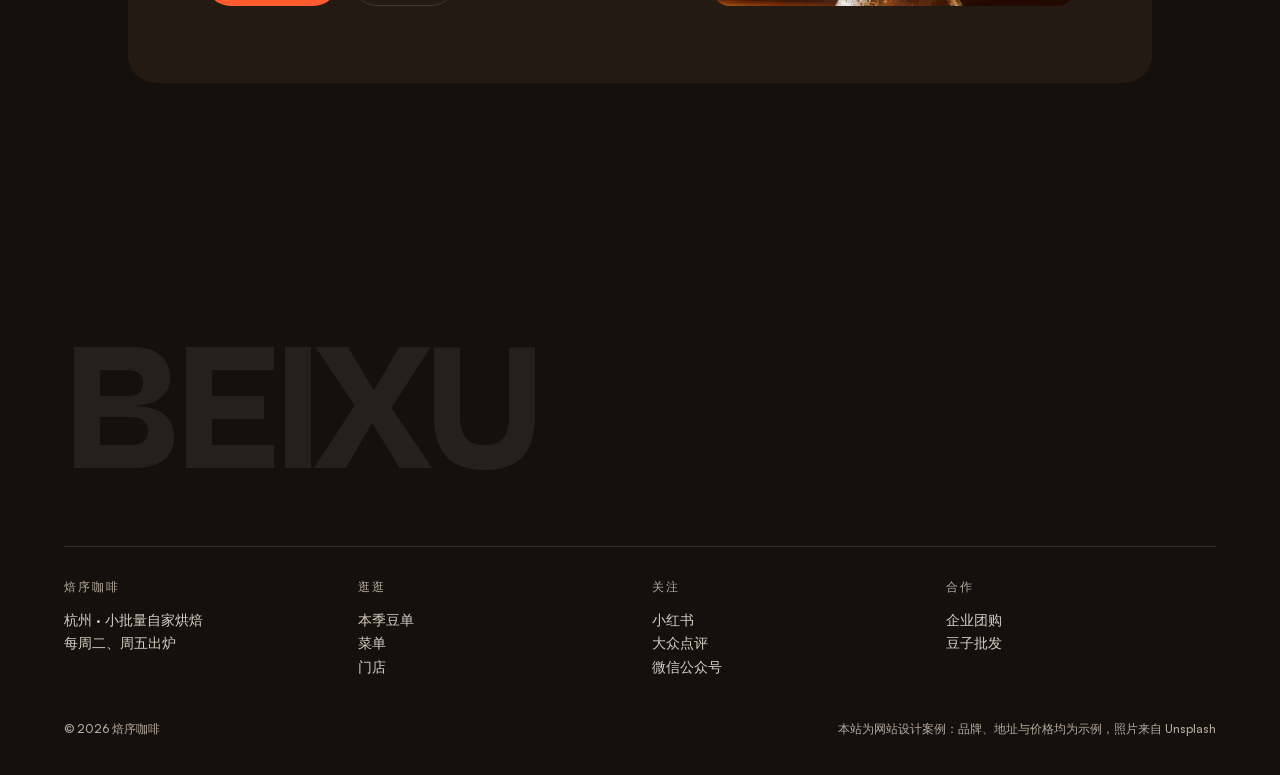
<file: 04-roastery-coffee/index.html>
<!doctype html>
<html lang="zh-CN">
<head>
  <meta charset="utf-8" />
  <meta name="viewport" content="width=device-width, initial-scale=1" />
  <title>焙序咖啡 · 杭州小批量自家烘焙</title>
  <meta name="description" content="焙序咖啡，杭州小批量自家烘焙。每周二、周五出炉，豆子养好再上架。" />
  <meta name="theme-color" content="#14100d" />
  <meta name="color-scheme" content="dark" />
  <link rel="icon" href="data:image/svg+xml,%3Csvg xmlns='http://www.w3.org/2000/svg' viewBox='0 0 32 32'%3E%3Crect width='32' height='32' rx='8' fill='%2314100d'/%3E%3Cpath d='M6 22c5 0 6-10 11-10s5 4 9 4' fill='none' stroke='%23ff5b2e' stroke-width='2.4' stroke-linecap='round'/%3E%3C/svg%3E" />
  <link rel="preload" href="assets/fonts/cabinet-grotesk-800.woff2" as="font" type="font/woff2" crossorigin />
  <link rel="preload" href="assets/img/hero-roaster.webp" as="image" />
  <style>
    @font-face { font-family: 'Cabinet Grotesk'; font-weight: 500; font-display: swap; src: url(assets/fonts/cabinet-grotesk-500.woff2) format('woff2'); }
    @font-face { font-family: 'Cabinet Grotesk'; font-weight: 700; font-display: swap; src: url(assets/fonts/cabinet-grotesk-700.woff2) format('woff2'); }
    @font-face { font-family: 'Cabinet Grotesk'; font-weight: 800; font-display: swap; src: url(assets/fonts/cabinet-grotesk-800.woff2) format('woff2'); }

    :root {
      --bg: #14100d;
      --bg-2: #1d1713;
      --fg: #f1ebe3;
      --muted: #b5a99c;
      --line: rgba(241, 235, 227, 0.14);
      --heat: #ff5b2e;
      --paper: #ebe4da;
      --ink: #1b1511;
      --ink-muted: #6b5f55;
      --gutter: clamp(20px, 5vw, 80px);
      --font: 'Cabinet Grotesk', 'PingFang SC', 'Hiragino Sans GB', 'Noto Sans SC', 'Microsoft YaHei', system-ui, sans-serif;
      --ease: cubic-bezier(0.16, 1, 0.3, 1);
    }
    *, *::before, *::after { box-sizing: border-box; }
    html { scroll-behavior: smooth; scroll-padding-top: 80px; }
    body { margin: 0; background: var(--bg); color: var(--fg); font-family: var(--font); font-size: 17px; line-height: 1.7; -webkit-font-smoothing: antialiased; touch-action: manipulation; overflow-x: hidden; }
    img, svg { display: block; max-width: 100%; }
    img { height: auto; }
    a { color: inherit; text-decoration: none; }
    h1, h2, h3, p, ul, ol, dl, dd, figure { margin: 0; }
    ul, ol { padding: 0; list-style: none; }
    button { font: inherit; color: inherit; background: none; border: 0; padding: 0; cursor: pointer; }
    :focus-visible { outline: 2px solid var(--heat); outline-offset: 4px; border-radius: 4px; }
    ::selection { background: var(--heat); color: var(--bg); }
    .num { font-variant-numeric: tabular-nums; }
    .latin { font-family: 'Cabinet Grotesk', system-ui, sans-serif; }
    .skip { position: fixed; top: 12px; left: 12px; z-index: 100; padding: 8px 16px; border-radius: 999px; background: var(--fg); color: var(--bg); transform: translateY(-160%); transition: transform .3s var(--ease); }
    .skip:focus-visible { transform: none; }

    /* ── 顶栏 ── */
    .nav { position: fixed; top: 0; left: 0; right: 0; z-index: 50; display: flex; align-items: center; justify-content: space-between; gap: 24px; padding: 18px var(--gutter); transition: background-color .4s, backdrop-filter .4s; }
    .nav.is-solid { background: rgba(20, 16, 13, 0.82); -webkit-backdrop-filter: blur(12px); backdrop-filter: blur(12px); }
    .logo { display: flex; align-items: baseline; gap: 10px; }
    .logo b { font-size: 24px; font-weight: 700; letter-spacing: 0.08em; }
    .logo span { font-size: 11px; letter-spacing: 0.22em; color: var(--muted); }
    .nav__links { display: flex; gap: 32px; font-size: 15px; }
    .nav__links a { color: var(--muted); transition: color .3s; }
    .nav__links a:hover { color: var(--fg); }
    .btn { display: inline-flex; align-items: center; gap: 10px; padding: 12px 22px; border-radius: 999px; font-size: 15px; font-weight: 500; transition: transform .4s var(--ease), background-color .3s, color .3s, border-color .3s; }
    .btn--heat { background: var(--heat); color: #1a0f0a; }
    .btn--heat:hover { transform: translateY(-2px); background: #ff7a52; }
    .btn--ghost { border: 1px solid var(--line); color: var(--fg); }
    .btn--ghost:hover { border-color: var(--fg); }
    .btn svg { width: 16px; height: 16px; }

    /* ── 首屏 ── */
    .hero { position: relative; min-height: 100vh; min-height: 100svh; display: grid; grid-template-columns: minmax(0, 1.1fr) minmax(0, 0.9fr); align-items: end; gap: clamp(24px, 4vw, 64px); padding: 120px var(--gutter) clamp(40px, 7vh, 80px); overflow: hidden; isolation: isolate; }
    .hero__bg { position: absolute; inset: 0; z-index: -2; }
    .hero__bg img { width: 100%; height: 100%; object-fit: cover; object-position: center 40%; }
    .hero::before { content: ''; position: absolute; inset: 0; z-index: -1; background: linear-gradient(180deg, rgba(20, 16, 13, .55) 0%, rgba(20, 16, 13, .35) 40%, rgba(20, 16, 13, .92) 100%), linear-gradient(90deg, rgba(20, 16, 13, .75), rgba(20, 16, 13, 0) 65%); }
    .hero__meta { display: flex; gap: 14px; flex-wrap: wrap; font-size: 13px; letter-spacing: .12em; color: var(--muted); margin-bottom: 26px; }
    .hero__meta span + span::before { content: '/'; margin-right: 14px; opacity: .5; }
    .hero h1 { font-size: clamp(38px, 5.4vw, 88px); line-height: 1.08; font-weight: 600; letter-spacing: 0.01em; }
    .hero h1 em { font-style: normal; color: var(--heat); }
    .ln { display: inline-block; white-space: nowrap; }
    .hero__lead { margin-top: 24px; max-width: 30em; color: #d8cec3; font-size: clamp(16px, 1.3vw, 19px); }
    .hero__actions { display: flex; flex-wrap: wrap; gap: 12px; margin-top: 34px; }

    /* 烘焙记录面板 */
    .log { background: rgba(20, 16, 13, .72); border: 1px solid var(--line); border-radius: 18px; padding: 22px 22px 18px; -webkit-backdrop-filter: blur(10px); backdrop-filter: blur(10px); }
    .log__head { display: flex; justify-content: space-between; font-size: 12px; letter-spacing: .16em; color: var(--muted); text-transform: uppercase; }
    .log__head b { color: var(--fg); font-weight: 700; }
    .log__read { display: grid; grid-template-columns: repeat(3, minmax(0, 1fr)); gap: 12px; margin: 16px 0 10px; }
    .log__read dt { font-size: 12px; color: var(--muted); }
    .log__read dd { font-size: clamp(22px, 2.2vw, 32px); font-weight: 800; line-height: 1.1; }
    .log__read dd small { font-size: 14px; font-weight: 500; color: var(--muted); margin-left: 2px; }
    .log__read .stage { color: var(--heat); }
    .chart { width: 100%; height: auto; overflow: visible; }
    .chart .grid line { stroke: var(--line); stroke-width: 1; }
    .chart .axis text { fill: var(--muted); font-size: 11px; font-family: var(--font); }
    .chart .curve { fill: none; stroke: var(--heat); stroke-width: 2.6; stroke-linecap: round; }
    .chart .ror { fill: none; stroke: rgba(241, 235, 227, .35); stroke-width: 1.4; stroke-dasharray: 3 4; }
    .chart .mark circle { fill: var(--bg); stroke: var(--fg); stroke-width: 1.5; }
    .chart .mark text { fill: var(--fg); font-size: 11.5px; font-family: var(--font); }
    .chart .mark text.sub { fill: var(--muted); font-size: 10.5px; }
    .chart .head { fill: var(--heat); }
    .chart .head-glow { fill: var(--heat); opacity: .25; }
    .log__legend { display: flex; gap: 18px; font-size: 12px; color: var(--muted); margin-top: 8px; }
    .log__legend i { display: inline-block; width: 16px; height: 2px; background: var(--heat); vertical-align: middle; margin-right: 6px; }
    .log__legend i.dash { background: repeating-linear-gradient(90deg, rgba(241,235,227,.5) 0 3px, transparent 3px 7px); }

    /* ── 通用段落 ── */
    section { position: relative; }
    .sec { padding: clamp(90px, 14vh, 160px) var(--gutter); }
    .sec__head { display: grid; grid-template-columns: minmax(0, 1fr) minmax(0, 1fr); gap: 32px; align-items: end; margin-bottom: clamp(40px, 6vh, 70px); }
    .sec__head h2 { font-size: clamp(34px, 4.4vw, 64px); line-height: 1.15; font-weight: 600; }
    .sec__head p { color: var(--muted); max-width: 30em; justify-self: end; }
    .reveal { opacity: 0; transform: translateY(28px); transition: opacity 1s var(--ease), transform 1s var(--ease); }
    .reveal.in { opacity: 1; transform: none; }

    /* ── 豆单：豆包标签 ── */
    .beans { display: grid; grid-template-columns: repeat(4, minmax(0, 1fr)); gap: 16px; }
    .bean { --c: var(--heat); position: relative; display: flex; flex-direction: column; background: var(--bg-2); border-radius: 16px; overflow: hidden; transition: transform .6s var(--ease), box-shadow .6s var(--ease); }
    .bean:hover { transform: translateY(-8px); box-shadow: 0 30px 60px -30px rgba(0, 0, 0, .8); }
    .bean__band { position: relative; height: 128px; background: var(--c); color: #140e0b; padding: 16px 18px; display: flex; justify-content: space-between; align-items: flex-start; transition: height .6s var(--ease); }
    .bean:hover .bean__band { height: 148px; }
    .bean__no { font-size: 44px; font-weight: 800; line-height: 1; }
    .bean__proc { font-size: 12px; font-weight: 700; letter-spacing: .1em; border: 1.5px solid currentColor; border-radius: 999px; padding: 3px 10px; }
    .bean__body { padding: 20px 18px 22px; display: flex; flex-direction: column; gap: 14px; flex: 1; }
    .bean h3 { font-size: 22px; font-weight: 600; line-height: 1.3; }
    .bean h3 small { display: block; font-size: 12px; letter-spacing: .14em; color: var(--muted); font-weight: 500; margin-top: 2px; text-transform: uppercase; }
    .bean dl { display: grid; grid-template-columns: auto 1fr; gap: 6px 14px; font-size: 14px; }
    .bean dt { color: var(--muted); }
    .notes { display: flex; flex-wrap: wrap; gap: 6px; }
    .notes li { font-size: 13px; padding: 3px 10px; border-radius: 999px; background: rgba(241, 235, 227, .07); }
    .roastbar { position: relative; height: 6px; border-radius: 999px; background: linear-gradient(90deg, #c9a27a, #8a5a34 50%, #3a2216); }
    .roastbar::after { content: ''; position: absolute; top: 50%; left: var(--at); width: 14px; height: 14px; border-radius: 50%; background: var(--fg); border: 3px solid var(--bg-2); transform: translate(-50%, -50%); }
    .roastbar__labels { display: flex; justify-content: space-between; font-size: 12px; color: var(--muted); margin-top: 8px; }
    .bean__foot { margin-top: auto; display: flex; justify-content: space-between; align-items: baseline; padding-top: 14px; border-top: 1px solid var(--line); }
    .bean__price { font-size: 24px; font-weight: 800; }
    .bean__price small { font-size: 13px; color: var(--muted); font-weight: 500; }
    .bean__foot a { font-size: 14px; color: var(--c); }

    /* ── 烘焙：可拖动烘焙度 ── */
    .roast { display: grid; grid-template-columns: minmax(0, 1fr) minmax(0, 1fr); gap: clamp(32px, 6vw, 96px); align-items: center; }
    .roast__lab { position: relative; border-radius: 20px; overflow: hidden; aspect-ratio: 4 / 5; background: #0d0a08; }
    .roast__lab img { width: 100%; height: 100%; object-fit: cover; transition: filter .25s linear; }
    .roast__readout { position: absolute; left: 18px; right: 18px; bottom: 18px; display: flex; justify-content: space-between; align-items: flex-end; padding: 14px 16px; border-radius: 14px; background: rgba(20, 16, 13, .72); -webkit-backdrop-filter: blur(8px); backdrop-filter: blur(8px); }
    .roast__readout b { font-size: clamp(26px, 2.6vw, 38px); font-weight: 800; line-height: 1; }
    .roast__readout span { font-size: 13px; color: var(--muted); }
    .roast__copy h2 { font-size: clamp(28px, 3.6vw, 56px); line-height: 1.15; font-weight: 600; }
    .roast__copy > p { color: var(--muted); margin-top: 18px; max-width: 30em; }
    .slider { margin-top: 36px; }
    .slider label { display: flex; justify-content: space-between; font-size: 14px; color: var(--muted); margin-bottom: 14px; }
    .slider label b { color: var(--fg); font-weight: 600; }
    .slider input { -webkit-appearance: none; appearance: none; width: 100%; height: 8px; border-radius: 999px; background: linear-gradient(90deg, #d8b48c, #8a5a34 50%, #2c1a11); outline: none; cursor: pointer; }
    .slider input::-webkit-slider-thumb { -webkit-appearance: none; width: 26px; height: 26px; border-radius: 50%; background: var(--fg); border: 5px solid var(--heat); box-shadow: 0 4px 14px rgba(0, 0, 0, .5); }
    .slider input::-moz-range-thumb { width: 18px; height: 18px; border-radius: 50%; background: var(--fg); border: 5px solid var(--heat); }
    .slider input:focus-visible { outline: 2px solid var(--heat); outline-offset: 6px; }
    .flavor { margin-top: 26px; padding: 20px 22px; border-radius: 14px; border: 1px solid var(--line); min-height: 128px; }
    .flavor h3 { font-size: 20px; font-weight: 600; }
    .flavor p { color: var(--muted); margin-top: 6px; font-size: 15px; }
    .steps { margin-top: 44px; display: grid; gap: 0; }
    .steps li { display: grid; grid-template-columns: 56px minmax(0, 1fr); gap: 12px; padding: 18px 0; border-top: 1px solid var(--line); }
    .steps li span { font-size: 14px; color: var(--heat); font-weight: 700; }
    .steps li b { display: block; font-weight: 600; }
    .steps li p { color: var(--muted); font-size: 15px; }

    /* ── 菜单：浅色菜单板 ── */
    .menu { background: var(--paper); color: var(--ink); }
    .menu .sec__head p { color: var(--ink-muted); }
    .menu__grid { display: grid; grid-template-columns: repeat(3, minmax(0, 1fr)); gap: clamp(28px, 4vw, 64px); }
    .menu__col h3 { display: flex; justify-content: space-between; align-items: baseline; font-size: 24px; font-weight: 700; padding-bottom: 14px; border-bottom: 2px solid var(--ink); margin-bottom: 8px; }
    .menu__col h3 small { font-size: 12px; letter-spacing: .16em; font-weight: 500; color: var(--ink-muted); }
    .menu__item { display: grid; grid-template-columns: auto 1fr auto; align-items: baseline; gap: 10px; padding: 14px 0; border-bottom: 1px dashed rgba(27, 21, 17, .2); transition: padding-left .4s var(--ease); }
    .menu__item:hover { padding-left: 8px; }
    .menu__item b { font-weight: 600; }
    .menu__item i { font-style: normal; font-size: 13px; color: var(--ink-muted); overflow: hidden; white-space: nowrap; text-overflow: ellipsis; }
    .menu__item span { font-weight: 800; font-size: 20px; }
    .menu__note { margin-top: 36px; font-size: 14px; color: var(--ink-muted); }

    /* ── 门店 ── */
    .stores { display: grid; grid-template-columns: repeat(2, minmax(0, 1fr)); gap: 16px; }
    .store { position: relative; border-radius: 20px; overflow: hidden; min-height: 520px; display: flex; align-items: flex-end; isolation: isolate; }
    .store img { position: absolute; inset: 0; width: 100%; height: 100%; object-fit: cover; z-index: -2; transition: transform 1.2s var(--ease); }
    .store:hover img { transform: scale(1.04); }
    .store::before { content: ''; position: absolute; inset: 0; z-index: -1; background: linear-gradient(180deg, rgba(20, 16, 13, 0) 30%, rgba(20, 16, 13, .9)); }
    .store__body { padding: 28px; width: 100%; }
    .store__tag { display: inline-block; font-size: 12px; letter-spacing: .14em; padding: 4px 12px; border-radius: 999px; background: rgba(241, 235, 227, .14); margin-bottom: 14px; }
    .store h3 { font-size: clamp(26px, 2.4vw, 34px); font-weight: 600; line-height: 1.25; }
    .store dl { display: grid; grid-template-columns: auto 1fr; gap: 4px 16px; margin-top: 14px; font-size: 15px; }
    .store dt { color: var(--muted); }
    .store__go { display: inline-flex; align-items: center; gap: 8px; margin-top: 18px; font-size: 14px; color: var(--heat); }

    /* ── 订阅 ── */
    .sub { display: grid; grid-template-columns: minmax(0, 1.1fr) minmax(0, 0.9fr); gap: clamp(28px, 5vw, 80px); align-items: center; margin: 0 var(--gutter); padding: clamp(40px, 6vw, 80px); border-radius: 28px; background: #231a14; overflow: hidden; position: relative; }
    .sub h2 { font-size: clamp(32px, 3.8vw, 56px); line-height: 1.15; font-weight: 600; }
    .sub p { color: var(--muted); margin-top: 16px; max-width: 28em; }
    .sub__price { margin-top: 26px; font-size: 44px; font-weight: 800; }
    .sub__price small { font-size: 15px; color: var(--muted); font-weight: 500; }
    .sub__art { position: relative; border-radius: 18px; overflow: hidden; aspect-ratio: 1; }
    .sub__art img { width: 100%; height: 100%; object-fit: cover; }
    .qr { position: absolute; right: 18px; bottom: 18px; width: 128px; padding: 12px; border-radius: 14px; background: var(--fg); color: var(--bg); text-align: center; font-size: 12px; line-height: 1.4; }
    .qr svg { width: 100%; height: auto; margin-bottom: 6px; }

    /* ── 页脚 ── */
    .foot { padding: clamp(90px, 14vh, 150px) var(--gutter) 36px; }
    .foot__big { font-size: clamp(64px, 14vw, 220px); font-weight: 800; line-height: .9; letter-spacing: -0.02em; color: rgba(241, 235, 227, .08); user-select: none; }
    .foot__row { display: grid; grid-template-columns: repeat(4, minmax(0, 1fr)); gap: 24px; margin-top: 50px; padding-top: 30px; border-top: 1px solid var(--line); font-size: 14px; }
    .foot__row h4 { margin: 0 0 10px; font-size: 12px; letter-spacing: .16em; color: var(--muted); font-weight: 500; }
    .foot__row a { display: block; color: #d8cec3; }
    .foot__row a:hover { color: var(--heat); }
    .foot__legal { margin-top: 40px; font-size: 12px; color: var(--muted); display: flex; justify-content: space-between; gap: 16px; flex-wrap: wrap; }

    /* ── 窄屏 ── */
    @media (max-width: 1100px) { .beans { grid-template-columns: repeat(2, minmax(0, 1fr)); } }
    @media (max-width: 900px) {
      .nav__links { display: none; }
      .hero { grid-template-columns: 1fr; align-items: end; padding-top: 110px; }
      .log { order: 2; }
      .sec__head, .roast, .sub { grid-template-columns: 1fr; }
      .sec__head p { justify-self: start; }
      .menu__grid, .stores { grid-template-columns: 1fr; }
      .store { min-height: 420px; }
      .foot__row { grid-template-columns: repeat(2, minmax(0, 1fr)); }
    }
    @media (max-width: 560px) {
      .beans { grid-template-columns: 1fr; }
      .nav .btn { padding: 10px 16px; font-size: 14px; }
      .log__read dd { font-size: 22px; }
      .sub { padding: 28px 22px; margin: 0 12px; }
    }
    @media (prefers-reduced-motion: reduce) {
      html { scroll-behavior: auto; }
      *, *::before, *::after { transition-duration: .01ms !important; animation-duration: .01ms !important; }
      .reveal { opacity: 1; transform: none; }
    }
  </style>
</head>
<body>
  <!-- 焙序咖啡 · 网站案例（原创设计与开发）。品牌、地址、价格均为示例；照片来自 Unsplash。 -->
  <a class="skip" href="#main">跳到正文</a>

  <header class="nav" id="nav">
    <a class="logo" href="#top" aria-label="焙序咖啡 首页"><b>焙序</b><span class="latin">BEIXU ROASTERS</span></a>
    <nav class="nav__links" aria-label="主导航">
      <a href="#beans">本季豆单</a><a href="#roast">烘焙</a><a href="#menu">菜单</a><a href="#stores">门店</a>
    </nav>
    <a class="btn btn--heat" href="#subscribe">小程序点单</a>
  </header>

  <main id="main">
    <!-- 首屏 -->
    <section class="hero" id="top" aria-labelledby="hero-title">
      <div class="hero__bg" aria-hidden="true"><img src="assets/img/hero-roaster.webp" alt="" width="2000" height="1335" fetchpriority="high" /></div>
      <div>
        <p class="hero__meta"><span>杭州</span><span>小批量自家烘焙</span><span class="latin">EST. 2019</span></p>
        <h1 id="hero-title"><span class="ln">每一批豆子，</span><br /><span class="ln">都有自己的<em>曲线</em>。</span></h1>
        <p class="hero__lead">每锅只烘 3 公斤，按曲线手动控火，每一锅都有记录。每周二、周五出炉，豆子养好再上架。</p>
        <div class="hero__actions">
          <a class="btn btn--heat" href="#beans">看本季豆单
            <svg viewBox="0 0 16 16" fill="none" stroke="currentColor" stroke-width="1.6" aria-hidden="true"><path d="M3 8h10M9 4l4 4-4 4" /></svg></a>
          <a class="btn btn--ghost" href="#stores">来店里坐坐</a>
        </div>
      </div>

      <figure class="log" aria-label="烘焙记录：批次 0926，耶加雪菲，出锅豆温 208 摄氏度，总时长 10 分 05 秒">
        <div class="log__head"><span>烘焙记录 · <b class="num">#0926</b></span><span>耶加雪菲 · 水洗</span></div>
        <dl class="log__read" aria-hidden="true">
          <div><dt>豆温</dt><dd class="num"><span data-temp>92.0</span><small>°C</small></dd></div>
          <div><dt>时间</dt><dd class="num" data-time>00:00</dd></div>
          <div><dt>阶段</dt><dd class="stage" data-stage>回温</dd></div>
        </dl>
        <svg class="chart" viewBox="0 0 420 230" aria-hidden="true">
          <g class="grid">
            <line x1="36" y1="20" x2="410" y2="20" /><line x1="36" y1="70" x2="410" y2="70" /><line x1="36" y1="120" x2="410" y2="120" /><line x1="36" y1="170" x2="410" y2="170" /><line x1="36" y1="200" x2="410" y2="200" />
          </g>
          <g class="axis">
            <text x="0" y="24">220°</text><text x="0" y="74">180°</text><text x="0" y="124">140°</text><text x="0" y="174">100°</text>
            <text x="36" y="222">0'</text><text x="150" y="222">4'</text><text x="262" y="222">8'</text><text x="390" y="222">11'</text>
          </g>
          <path class="ror" d="" data-ror />
          <path class="curve" d="" data-curve />
          <g class="mark" data-mark="yellow" opacity="0"><circle r="4" /><text dy="-12" text-anchor="middle">转黄</text><text class="sub num" dy="-26" text-anchor="middle" data-mark-label></text></g>
          <g class="mark" data-mark="crack" opacity="0"><circle r="4" /><text dy="-12" text-anchor="middle">一爆</text><text class="sub num" dy="-26" text-anchor="middle" data-mark-label></text></g>
          <g class="mark" data-mark="drop" opacity="0"><circle r="4" /><text dy="20" dx="6" text-anchor="end">出锅</text><text class="sub num" dy="34" dx="6" text-anchor="end" data-mark-label></text></g>
          <circle class="head-glow" r="10" data-head-glow />
          <circle class="head" r="4.5" data-head />
        </svg>
        <p class="log__legend"><span><i></i>豆温</span><span><i class="dash"></i>升温速率</span></p>
      </figure>
    </section>

    <!-- 本季豆单 -->
    <section class="sec" id="beans" aria-labelledby="beans-title">
      <div class="sec__head reveal">
        <h2 id="beans-title">本季豆单</h2>
        <p>四支豆子，四种风土。每支都标好了产地、海拔和我们的烘焙度，挑不准就从耶加雪菲开始。</p>
      </div>
      <ul class="beans">
        <li class="bean reveal" style="--c:#f06a4d">
          <div class="bean__band"><span class="bean__no latin num">01</span><span class="bean__proc">日晒</span></div>
          <div class="bean__body">
            <h3>云南 保山<small class="latin">Yunnan · Baoshan</small></h3>
            <dl><dt>海拔</dt><dd class="num">1,600 m</dd><dt>品种</dt><dd>卡蒂姆</dd></dl>
            <ul class="notes" aria-label="风味"><li>红糖</li><li>黑醋栗</li><li>可可</li></ul>
            <div><div class="roastbar" style="--at:42%" role="img" aria-label="烘焙度：中浅"></div><p class="roastbar__labels"><span>浅</span><span>中</span><span>深</span></p></div>
            <div class="bean__foot"><p class="bean__price num">¥78 <small>/ 200g</small></p><a href="#subscribe">加入订阅</a></div>
          </div>
        </li>
        <li class="bean reveal" style="--c:#f2b705">
          <div class="bean__band"><span class="bean__no latin num">02</span><span class="bean__proc">水洗</span></div>
          <div class="bean__body">
            <h3>埃塞俄比亚 耶加雪菲<small class="latin">Ethiopia · Yirgacheffe</small></h3>
            <dl><dt>海拔</dt><dd class="num">1,900–2,200 m</dd><dt>品种</dt><dd>原生种</dd></dl>
            <ul class="notes" aria-label="风味"><li>茉莉</li><li>柠檬</li><li>蜂蜜</li></ul>
            <div><div class="roastbar" style="--at:22%" role="img" aria-label="烘焙度：浅"></div><p class="roastbar__labels"><span>浅</span><span>中</span><span>深</span></p></div>
            <div class="bean__foot"><p class="bean__price num">¥98 <small>/ 200g</small></p><a href="#subscribe">加入订阅</a></div>
          </div>
        </li>
        <li class="bean reveal" style="--c:#58b37b">
          <div class="bean__band"><span class="bean__no latin num">03</span><span class="bean__proc">厌氧发酵</span></div>
          <div class="bean__body">
            <h3>哥伦比亚 慧兰<small class="latin">Colombia · Huila</small></h3>
            <dl><dt>海拔</dt><dd class="num">1,700 m</dd><dt>品种</dt><dd>卡杜拉</dd></dl>
            <ul class="notes" aria-label="风味"><li>葡萄</li><li>朗姆</li><li>牛奶巧克力</li></ul>
            <div><div class="roastbar" style="--at:55%" role="img" aria-label="烘焙度：中"></div><p class="roastbar__labels"><span>浅</span><span>中</span><span>深</span></p></div>
            <div class="bean__foot"><p class="bean__price num">¥108 <small>/ 200g</small></p><a href="#subscribe">加入订阅</a></div>
          </div>
        </li>
        <li class="bean reveal" style="--c:#c46aa8">
          <div class="bean__band"><span class="bean__no latin num">04</span><span class="bean__proc">水洗</span></div>
          <div class="bean__body">
            <h3>肯尼亚 涅里 AA<small class="latin">Kenya · Nyeri</small></h3>
            <dl><dt>海拔</dt><dd class="num">1,800 m</dd><dt>品种</dt><dd>SL28 / SL34</dd></dl>
            <ul class="notes" aria-label="风味"><li>黑加仑</li><li>番茄</li><li>红糖</li></ul>
            <div><div class="roastbar" style="--at:38%" role="img" aria-label="烘焙度：中浅"></div><p class="roastbar__labels"><span>浅</span><span>中</span><span>深</span></p></div>
            <div class="bean__foot"><p class="bean__price num">¥118 <small>/ 200g</small></p><a href="#subscribe">加入订阅</a></div>
          </div>
        </li>
      </ul>
    </section>

    <!-- 烘焙 -->
    <section class="sec" id="roast" aria-labelledby="roast-title">
      <div class="roast">
        <figure class="roast__lab reveal">
          <img src="assets/img/beans-macro.webp" alt="烘焙后的咖啡豆特写，颜色会随下方烘焙度滑块变化" width="1200" height="1799" loading="lazy" data-roast-img />
          <figcaption class="roast__readout" aria-hidden="true"><span>出锅豆温</span><b class="num" data-roast-temp>204°C</b></figcaption>
        </figure>
        <div class="roast__copy reveal">
          <h2 id="roast-title"><span class="ln">同一支豆子，</span><br /><span class="ln">烘深烘浅是两杯咖啡。</span></h2>
          <p>烘焙度决定了你喝到的是果酸还是焦糖。拖动下面的滑块，看豆子颜色和风味怎么一起变。</p>
          <div class="slider">
            <label for="roast-level"><span>烘焙度</span><b data-roast-name>中浅</b></label>
            <input id="roast-level" type="range" min="0" max="100" value="40" aria-valuetext="中浅" />
          </div>
          <div class="flavor" aria-live="polite">
            <h3 data-flavor-title>酸甜平衡</h3>
            <p data-flavor-text>果酸还在，但已经有了红糖和坚果的甜感。适合手冲，也能做一杯不苦的美式。</p>
          </div>
          <ol class="steps">
            <li><span class="num">01</span><div><b>挑豆</b><p>每季只留 4 支，杯测 85 分以上才进豆单。</p></div></li>
            <li><span class="num">02</span><div><b>小批量烘</b><p>每锅 3 公斤，按曲线手动控火，每一锅都有记录。</p></div></li>
            <li><span class="num">03</span><div><b>养豆</b><p>出炉后静置 5 到 7 天再上架，风味才完全打开。</p></div></li>
          </ol>
        </div>
      </div>
    </section>

    <!-- 菜单 -->
    <section class="sec menu" id="menu" aria-labelledby="menu-title">
      <div class="sec__head reveal">
        <h2 id="menu-title">今日菜单</h2>
        <p>两家店菜单相同。手冲豆子跟着本季豆单走，卖完就换。</p>
      </div>
      <div class="menu__grid">
        <div class="menu__col reveal">
          <h3>手冲<small class="latin">POUR OVER</small></h3>
          <p class="menu__item"><b>云南 保山</b><i>红糖 · 可可</i><span class="num">32</span></p>
          <p class="menu__item"><b>耶加雪菲</b><i>茉莉 · 柠檬</i><span class="num">38</span></p>
          <p class="menu__item"><b>慧兰 厌氧</b><i>葡萄 · 朗姆</i><span class="num">42</span></p>
          <p class="menu__item"><b>涅里 AA</b><i>黑加仑 · 红糖</i><span class="num">45</span></p>
        </div>
        <div class="menu__col reveal">
          <h3>意式<small class="latin">ESPRESSO</small></h3>
          <p class="menu__item"><b>美式</b><i>热 / 冰</i><span class="num">22</span></p>
          <p class="menu__item"><b>拿铁</b><i>热 / 冰</i><span class="num">28</span></p>
          <p class="menu__item"><b>澳白</b><i>双份浓缩</i><span class="num">30</span></p>
          <p class="menu__item"><b>燕麦拿铁</b><i>燕麦奶</i><span class="num">32</span></p>
        </div>
        <div class="menu__col reveal">
          <h3>季节特调<small class="latin">SEASONAL</small></h3>
          <p class="menu__item"><b>桂花冷萃</b><i>冷萃 12 小时</i><span class="num">34</span></p>
          <p class="menu__item"><b>橙 C 美式</b><i>鲜榨橙汁</i><span class="num">30</span></p>
          <p class="menu__item"><b>生椰拿铁</b><i>椰浆 · 浓缩</i><span class="num">32</span></p>
          <p class="menu__item"><b>热可可</b><i>不含咖啡</i><span class="num">26</span></p>
        </div>
      </div>
      <p class="menu__note">价格单位：元。所有咖啡可换燕麦奶（+3），可做少糖或无糖。</p>
    </section>

    <!-- 门店 -->
    <section class="sec" id="stores" aria-labelledby="stores-title">
      <div class="sec__head reveal">
        <h2 id="stores-title">两家店</h2>
        <p>烘焙工坊在西溪，周一烘豆不开门；南山路店离西湖步行十分钟。</p>
      </div>
      <div class="stores">
        <article class="store reveal">
          <img src="assets/img/store-lamp.webp" alt="烘焙工坊里暖色吊灯下的座位区" width="1400" height="933" loading="lazy" />
          <div class="store__body">
            <span class="store__tag">烘焙工坊</span>
            <h3>焙序 · 西溪工坊</h3>
            <dl><dt>地址</dt><dd>杭州市西湖区示例路 88 号</dd><dt>营业</dt><dd class="num">周二至周日 9:00–19:00</dd><dt>备注</dt><dd>可预约烘焙体验课</dd></dl>
            <a class="store__go" href="#stores">打开导航 →</a>
          </div>
        </article>
        <article class="store reveal">
          <img src="assets/img/store-bright.webp" alt="明亮的咖啡吧台和意式咖啡机" width="1400" height="900" loading="lazy" />
          <div class="store__body">
            <span class="store__tag">咖啡馆</span>
            <h3>焙序 · 南山路店</h3>
            <dl><dt>地址</dt><dd>杭州市上城区南山路示例 12 号</dd><dt>营业</dt><dd class="num">每天 8:00–21:00</dd><dt>备注</dt><dd>靠窗位，适合带电脑</dd></dl>
            <a class="store__go" href="#stores">打开导航 →</a>
          </div>
        </article>
      </div>
    </section>

    <!-- 订阅 -->
    <section class="sec" style="padding-top:0" id="subscribe" aria-labelledby="sub-title">
      <div class="sub reveal">
        <div>
          <h2 id="sub-title"><span class="ln">豆子寄到家，</span><br /><span class="ln">每月一次。</span></h2>
          <p>每月第一个周二，寄出当月最新烘焙的两支豆子，附一张冲煮参数卡。随时可以暂停。</p>
          <p class="sub__price num">¥168 <small>/ 月 · 2 × 200g</small></p>
          <div class="hero__actions"><a class="btn btn--heat" href="#subscribe">微信扫码订阅</a><a class="btn btn--ghost" href="#beans">先看豆单</a></div>
        </div>
        <div class="sub__art">
          <img src="assets/img/pourover.webp" alt="手冲滤杯正在滴落咖啡" width="1400" height="2100" loading="lazy" />
          <div class="qr" aria-hidden="true">
            <svg viewBox="0 0 21 21" shape-rendering="crispEdges"><path fill="currentColor" d="M0 0h7v7H0zM1 1v5h5V1zM2 2h3v3H2zM14 0h7v7h-7zm1 1v5h5V1zm1 1h3v3h-3zM0 14h7v7H0zm1 1v5h5v-5zm1 1h3v3H2zM9 1h2v2H9zm0 3h1v2H9zm2 1h2v2h-2zM8 8h2v2H8zm3 0h3v1h-3zm4 1h2v2h-2zm3-1h3v2h-3zM9 11h2v2H9zm3 1h2v3h-2zm3 1h3v2h-3zm4 1h2v3h-2zM8 15h3v2H8zm4 2h2v2h-2zm3 1h2v3h-2zm-6 2h2v1H9z" /></svg>
            小程序码<br />（示例）
          </div>
        </div>
      </div>
    </section>
  </main>

  <footer class="foot" aria-label="页脚">
    <p class="foot__big latin" aria-hidden="true">BEIXU</p>
    <div class="foot__row">
      <div><h4>焙序咖啡</h4><p style="color:#d8cec3">杭州 · 小批量自家烘焙<br />每周二、周五出炉</p></div>
      <div><h4>逛逛</h4><a href="#beans">本季豆单</a><a href="#menu">菜单</a><a href="#stores">门店</a></div>
      <div><h4>关注</h4><a href="#top">小红书</a><a href="#top">大众点评</a><a href="#top">微信公众号</a></div>
      <div><h4>合作</h4><a href="#top">企业团购</a><a href="#top">豆子批发</a></div>
    </div>
    <p class="foot__legal"><span>© 2026 焙序咖啡</span><span>本站为网站设计案例：品牌、地址与价格均为示例，照片来自 Unsplash</span></p>
  </footer>

  <script>
    (function () {
      var reduce = window.matchMedia('(prefers-reduced-motion: reduce)').matches;

      // 顶栏：滚动后加底色
      var nav = document.getElementById('nav');
      var paint = function () { nav.classList.toggle('is-solid', window.scrollY > 40); };
      window.addEventListener('scroll', paint, { passive: true }); paint();

      // 滚动浮现
      var io = 'IntersectionObserver' in window ? new IntersectionObserver(function (es) {
        es.forEach(function (e) { if (e.isIntersecting) { e.target.classList.add('in'); io.unobserve(e.target); } });
      }, { rootMargin: '0px 0px -8% 0px' }) : null;
      document.querySelectorAll('.reveal').forEach(function (el, i) {
        el.style.transitionDelay = (el.parentElement.classList.contains('beans') || el.parentElement.classList.contains('menu__grid') || el.parentElement.classList.contains('stores') ? (i % 4) * 90 : 0) + 'ms';
        if (io && !reduce) io.observe(el); else el.classList.add('in');
      });

      // ── 烘焙曲线：用升温速率（RoR）逐秒积分出豆温，读数和标注都从同一个模型里算 ──
      // 入豆后豆温先掉到回温点（90 秒，96°C），之后 RoR 从约 25°C/分 平滑衰减到约 6°C/分
      var TP = 90, TPT = 96, DROP = 605, T = 660, X0 = 36, X1 = 410;
      var ror = function (s) { return 23 * Math.exp(-(s - TP) / 280) + 2.55; };
      var bt = [];
      for (var s = 0, acc = TPT; s <= DROP; s++) {
        if (s <= TP) bt.push(TPT + (200 - TPT) * Math.pow(1 - s / TP, 2.5));
        else { acc += ror(s) / 60; bt.push(acc); }
      }
      var tempAt = function (s) { var i = Math.max(0, Math.min(DROP, Math.floor(s))), k = s - i; return i < DROP ? bt[i] + (bt[i + 1] - bt[i]) * k : bt[DROP]; };
      var sx = function (s) { return X0 + (s / T) * (X1 - X0); };
      var Y = function (c) { return 20 + (220 - c) * 1.25; };           // 与左侧刻度一致：220°→20，100°→170
      var Yr = function (r) { return 200 - r * 5.2; };                  // RoR 用自己的比例，只看趋势
      var path = function (from, to, fn, yf) { var d = ''; for (var t = from; t <= to; t += 3) d += (d ? 'L' : 'M') + sx(t).toFixed(1) + ' ' + yf(fn(t)).toFixed(1); return d; };
      var curve = document.querySelector('[data-curve]'), rorPath = document.querySelector('[data-ror]');
      curve.setAttribute('d', path(0, DROP, tempAt, Y) + 'L' + sx(DROP).toFixed(1) + ' ' + Y(tempAt(DROP)).toFixed(1));
      rorPath.setAttribute('d', path(TP + 12, DROP, ror, Yr));
      var head = document.querySelector('[data-head]'), glow = document.querySelector('[data-head-glow]');
      var tempEl = document.querySelector('[data-temp]'), timeEl = document.querySelector('[data-time]'), stageEl = document.querySelector('[data-stage]');
      function fmt(s) { var m = Math.floor(s / 60), x = Math.floor(s % 60); return (m < 10 ? '0' : '') + m + ':' + (x < 10 ? '0' : '') + x; }
      var marks = { yellow: 270, crack: 490, drop: DROP };
      var markEls = {};
      Object.keys(marks).forEach(function (k) {
        var t = marks[k], m = document.querySelector('[data-mark="' + k + '"]'); markEls[k] = m;
        m.setAttribute('transform', 'translate(' + sx(t).toFixed(1) + ' ' + Y(tempAt(t)).toFixed(1) + ')');
        m.querySelector('[data-mark-label]').textContent = fmt(t) + ' · ' + Math.round(tempAt(t)) + '°';
      });
      var len = curve.getTotalLength();
      function stage(s) { return s < TP ? '回温' : s < 270 ? '脱水' : s < 490 ? '梅纳' : s < DROP ? '发展' : '出锅'; }
      // 曲线按时间（x 方向）推进，而不是按路径长度，这样读数和笔头始终对得上
      var xs = []; for (var q = 0; q <= 400; q++) xs.push(curve.getPointAtLength(len * q / 400).x);
      function lenAtX(x) { for (var q = 1; q <= 400; q++) if (xs[q] >= x) return len * q / 400; return len; }
      function draw(s) {
        var l = lenAtX(sx(s));
        curve.style.strokeDasharray = len; curve.style.strokeDashoffset = len - l;
        var pt = curve.getPointAtLength(l);
        head.setAttribute('cx', pt.x); head.setAttribute('cy', pt.y); glow.setAttribute('cx', pt.x); glow.setAttribute('cy', pt.y);
        tempEl.textContent = tempAt(s).toFixed(1); timeEl.textContent = fmt(s); stageEl.textContent = stage(s);
        Object.keys(marks).forEach(function (k) { markEls[k].setAttribute('opacity', s >= marks[k] ? 1 : 0); });
      }
      if (reduce) { draw(DROP); }
      else {
        var start = null, DUR = 7000;
        var loop = function (now) {
          if (start === null) start = now;
          var k = (now - start) / DUR;
          if (k >= 1) { draw(DROP); return; }
          draw(k * DROP);
          requestAnimationFrame(loop);
        };
        requestAnimationFrame(loop);
      }

      // ── 烘焙度滑块：豆子颜色、出锅温度、风味一起变 ──
      var input = document.getElementById('roast-level'), img = document.querySelector('[data-roast-img]');
      var nameEl = document.querySelector('[data-roast-name]'), tEl = document.querySelector('[data-roast-temp]');
      var fTitle = document.querySelector('[data-flavor-title]'), fText = document.querySelector('[data-flavor-text]');
      var levels = [
        [0, '浅', '花香与果酸', '像在喝果汁：茉莉、柑橘、莓果都很明显，口感轻盈。最能喝出产地的差别。'],
        [30, '中浅', '酸甜平衡', '果酸还在，但已经有了红糖和坚果的甜感。适合手冲，也能做一杯不苦的美式。'],
        [55, '中', '焦糖与坚果', '酸度退后，焦糖、奶油、坚果走到前面。加奶做拿铁最合适。'],
        [78, '中深', '可可与醇厚', '苦味开始出现，但是可可和黑巧那种苦，醇厚度最高，适合意式浓缩。'],
        [92, '深', '烟熏与苦韵', '产地风味基本被烘焙味盖住，烟熏、焦糖化的苦。我们很少烘到这里。'],
      ];
      function applyRoast(v) {
        var lv = levels[0]; levels.forEach(function (l) { if (v >= l[0]) lv = l; });
        var b = 1.55 - v * 0.0105, sat = 0.75 + v * 0.004, sep = 0.35 - v * 0.0025;
        img.style.filter = 'brightness(' + b.toFixed(3) + ') saturate(' + sat.toFixed(2) + ') sepia(' + Math.max(sep, 0).toFixed(2) + ')';
        tEl.textContent = Math.round(196 + v * 0.3) + '°C';
        nameEl.textContent = lv[1]; input.setAttribute('aria-valuetext', lv[1]);
        if (fTitle.textContent !== lv[2]) { fTitle.textContent = lv[2]; fText.textContent = lv[3]; }
      }
      input.addEventListener('input', function () { applyRoast(+input.value); });
      applyRoast(+input.value);
    })();
  </script>
</body>
</html>
</file>
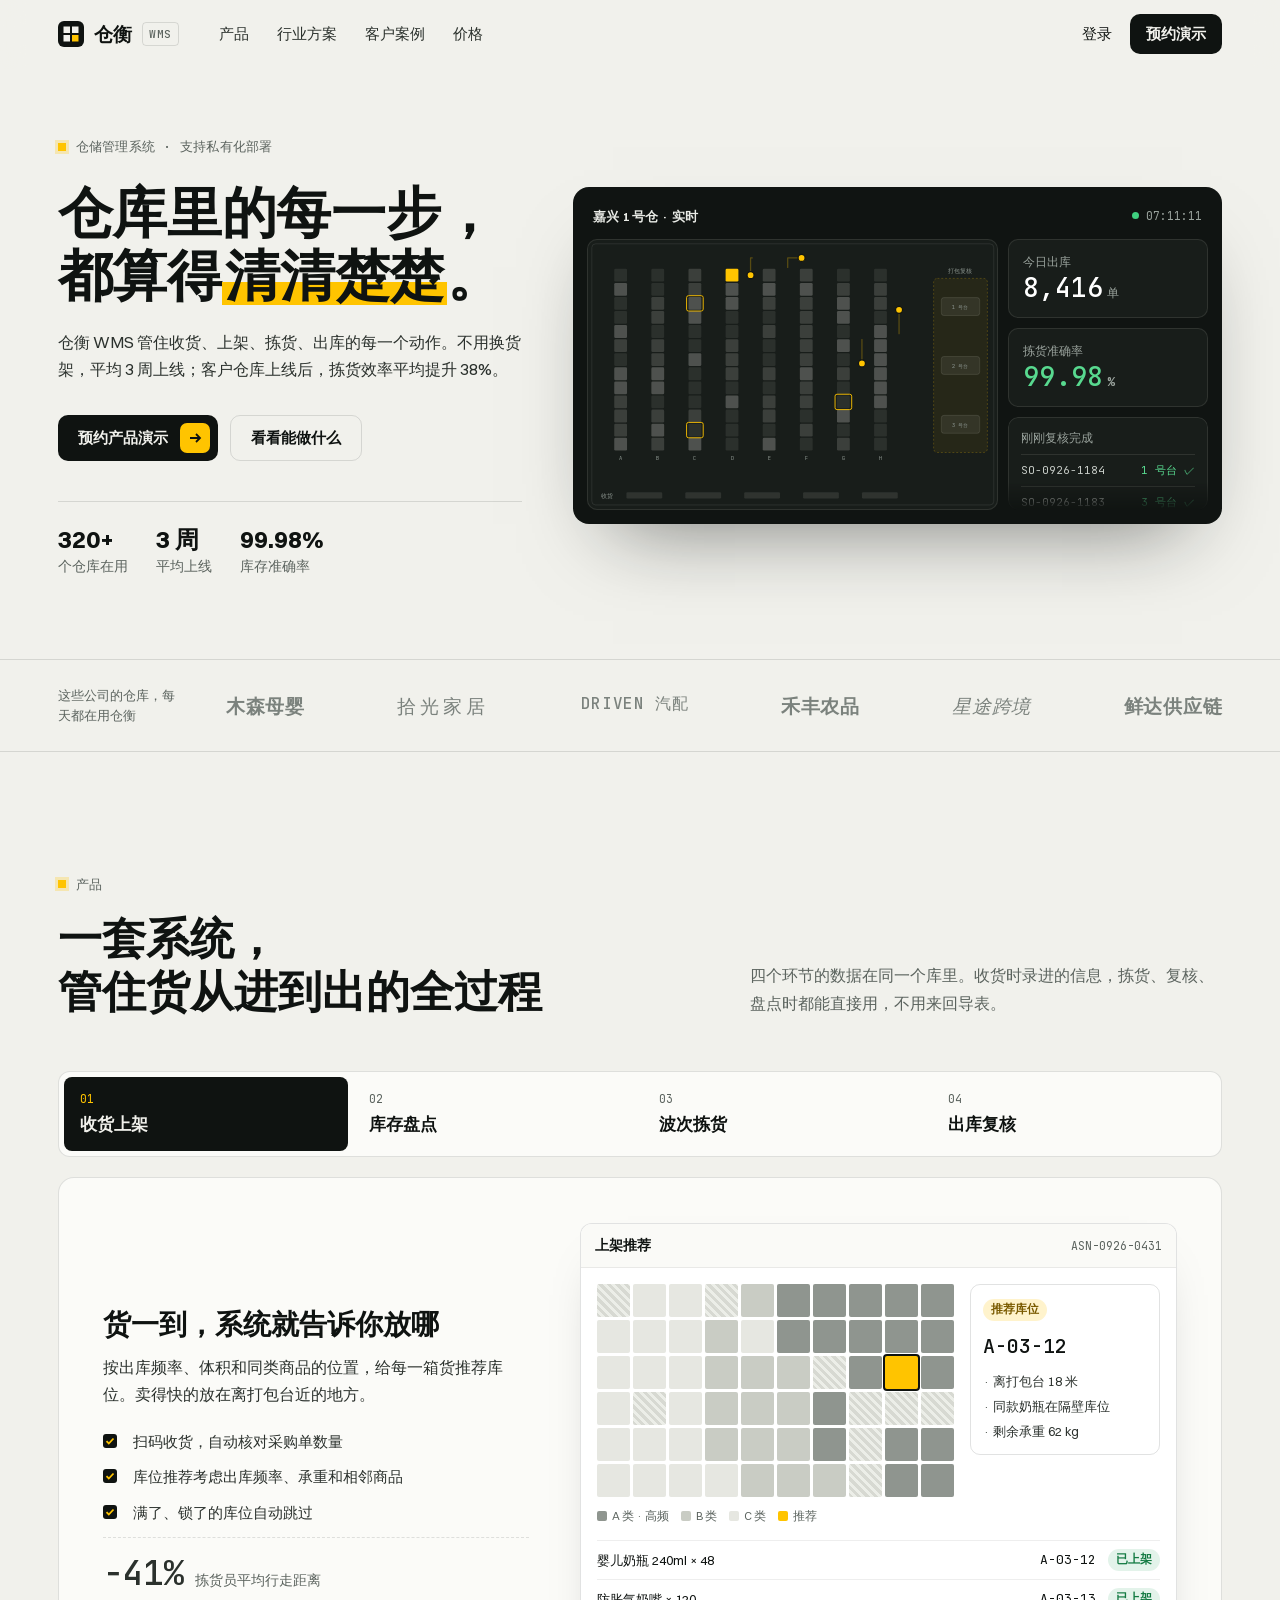
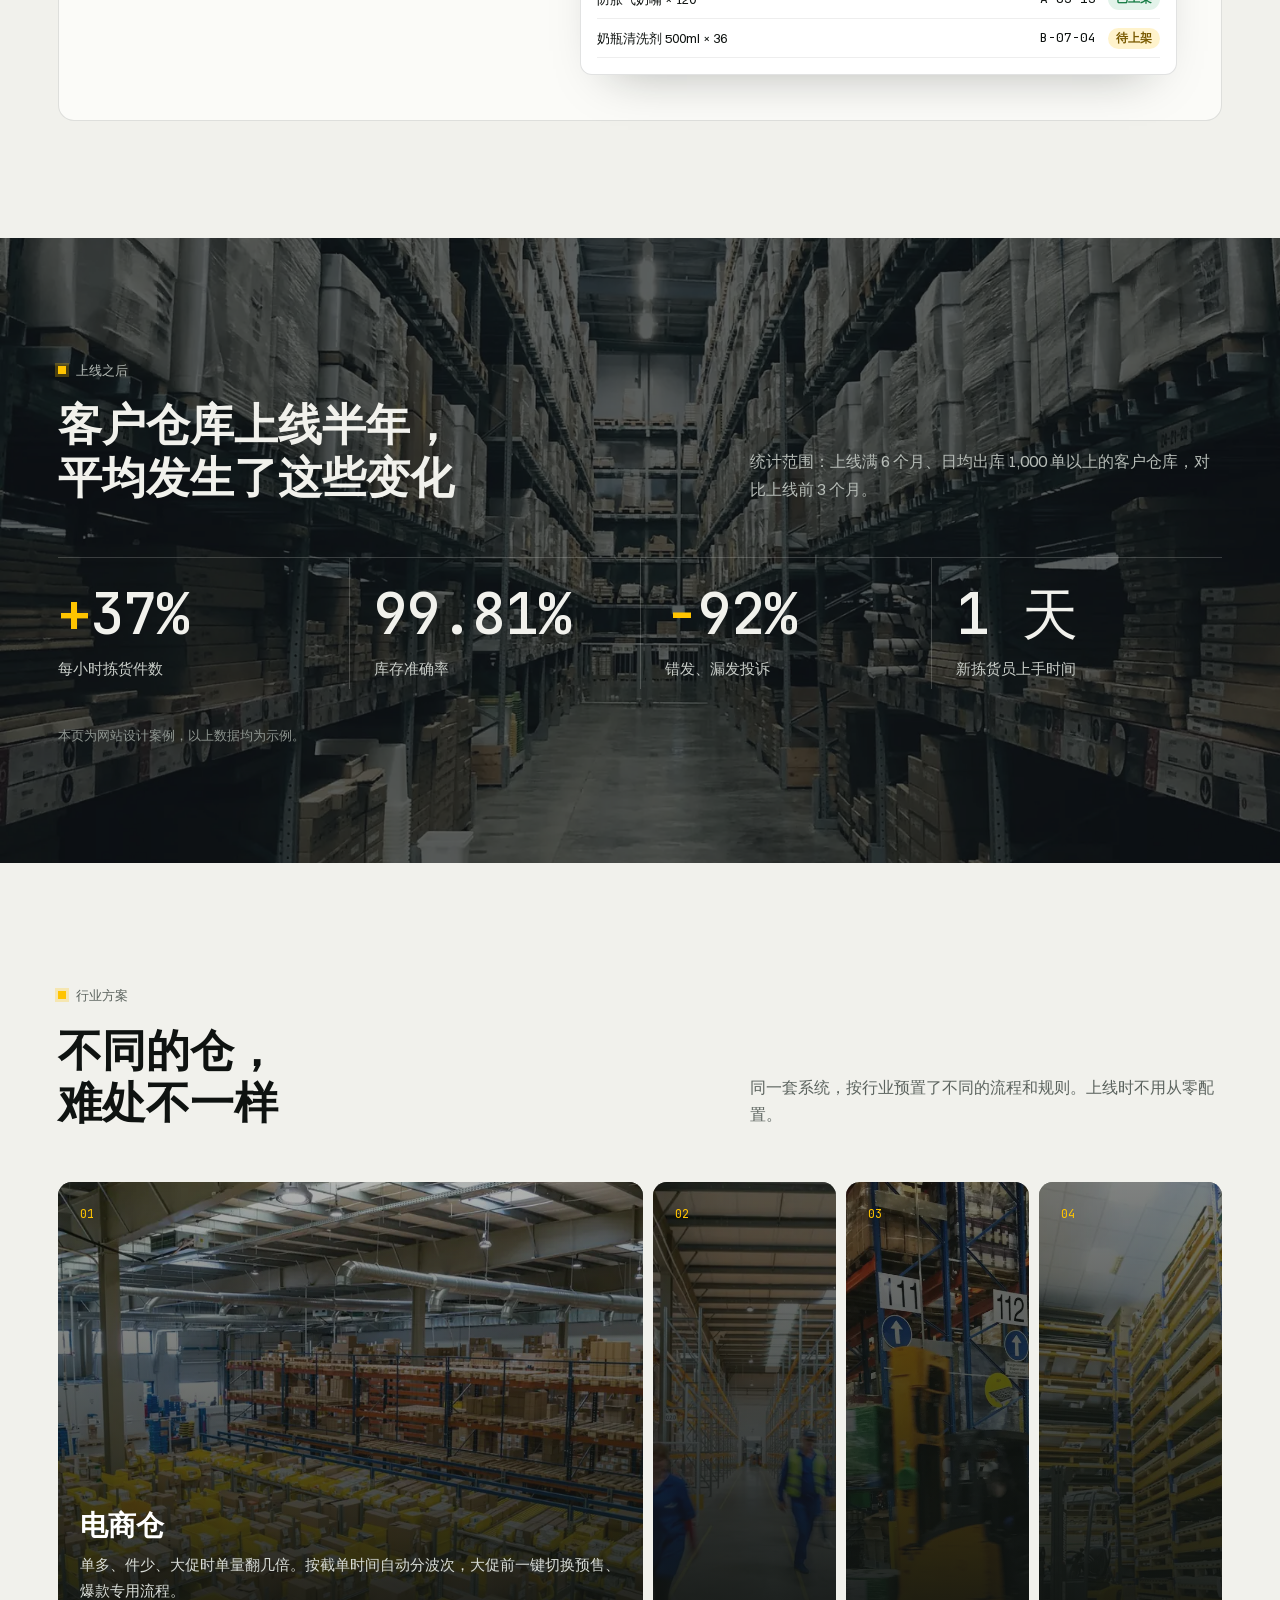
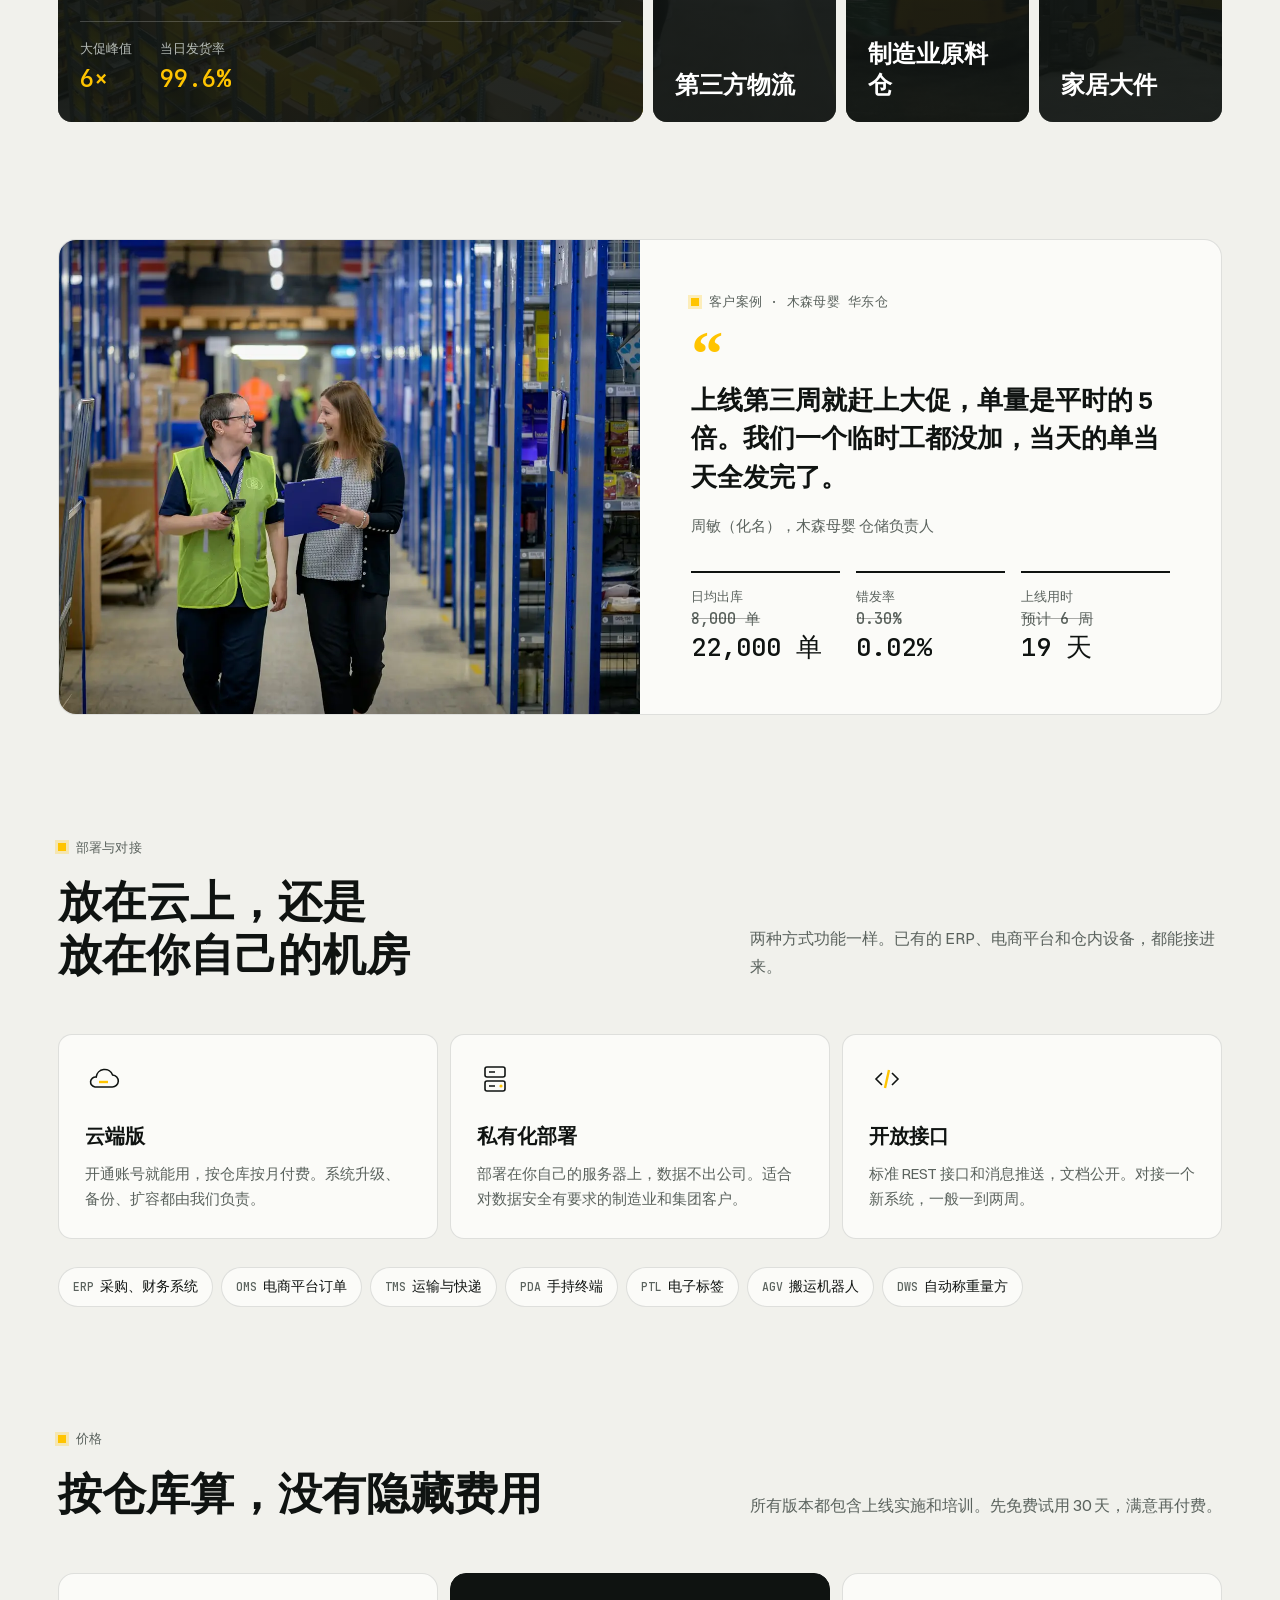
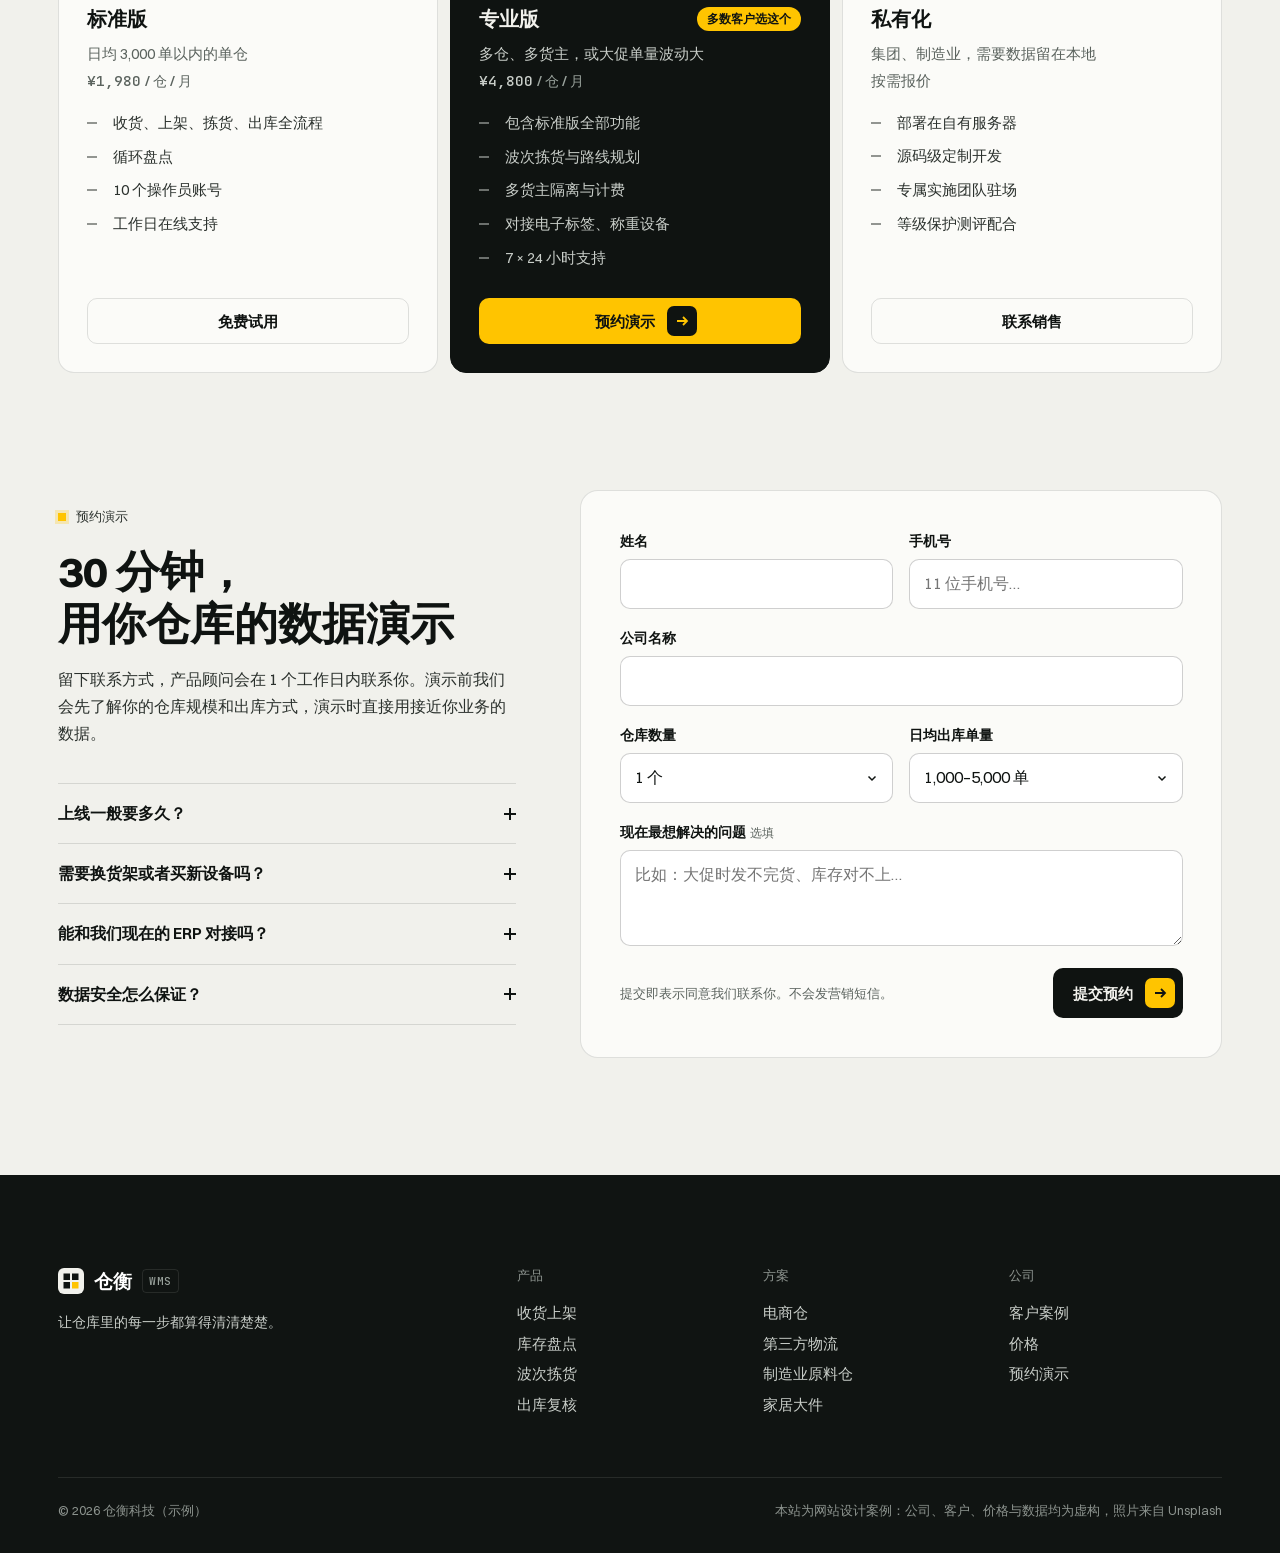
<file: 05-b2b-warehouse/index.html>
<!doctype html>
<html lang="zh-CN">
<head>
  <meta charset="utf-8" />
  <meta name="viewport" content="width=device-width, initial-scale=1" />
  <title>仓衡 WMS · 仓储管理系统</title>
  <meta name="description" content="仓衡 WMS 管住收货、上架、拣货、出库的每个动作。平均 3 周上线，支持私有化部署。" />
  <meta name="theme-color" content="#f1f1ec" />
  <meta name="format-detection" content="telephone=no" />
  <link rel="icon" href="data:image/svg+xml,%3Csvg xmlns='http://www.w3.org/2000/svg' viewBox='0 0 32 32'%3E%3Crect width='32' height='32' rx='7' fill='%230f1311'/%3E%3Crect x='7' y='7' width='8' height='8' fill='%23f1f1ec'/%3E%3Crect x='17' y='7' width='8' height='8' fill='%23f1f1ec'/%3E%3Crect x='7' y='17' width='8' height='8' fill='%23f1f1ec'/%3E%3Crect x='17' y='17' width='8' height='8' fill='%23ffc400'/%3E%3C/svg%3E" />
  <link rel="preload" href="assets/fonts/switzer-600.woff2" as="font" type="font/woff2" crossorigin />
  <link rel="preload" href="assets/fonts/jetbrains-mono.woff2" as="font" type="font/woff2" crossorigin />
  <style>
    @font-face { font-family: 'Switzer'; font-weight: 400; font-display: swap; src: url(assets/fonts/switzer-400.woff2) format('woff2'); }
    @font-face { font-family: 'Switzer'; font-weight: 500; font-display: swap; src: url(assets/fonts/switzer-500.woff2) format('woff2'); }
    @font-face { font-family: 'Switzer'; font-weight: 600; font-display: swap; src: url(assets/fonts/switzer-600.woff2) format('woff2'); }
    @font-face { font-family: 'Switzer'; font-weight: 700; font-display: swap; src: url(assets/fonts/switzer-700.woff2) format('woff2'); }
    @font-face { font-family: 'JetBrains Mono'; font-weight: 400 500; font-display: swap; src: url(assets/fonts/jetbrains-mono.woff2) format('woff2'); }

    :root {
      --bg: #f1f1ec;
      --surface: #fbfbf8;
      --ink: #0f1311;
      --ink-2: #2b312d;
      --muted: #5b635e;
      --line: rgba(15, 19, 17, 0.12);
      --line-2: rgba(15, 19, 17, 0.07);
      --signal: #ffc400;
      --ok: #1b9a55;
      --bad: #d9383e;
      --dark: #101412;
      --dark-2: #181d1a;
      --dark-line: rgba(241, 241, 236, 0.1);
      --gutter: clamp(20px, 4.5vw, 72px);
      --font: 'Switzer', 'PingFang SC', 'Hiragino Sans GB', 'Noto Sans SC', 'Microsoft YaHei', system-ui, sans-serif;
      --mono: 'JetBrains Mono', ui-monospace, 'SF Mono', Menlo, monospace;
      --ease: cubic-bezier(0.16, 1, 0.3, 1);
    }
    *, *::before, *::after { box-sizing: border-box; }
    html { scroll-behavior: smooth; scroll-padding-top: 84px; }
    body { margin: 0; background: var(--bg); color: var(--ink); font-family: var(--font); font-size: 16px; line-height: 1.7; -webkit-font-smoothing: antialiased; touch-action: manipulation; overflow-x: hidden; }
    img, svg { display: block; max-width: 100%; }
    img { height: auto; }
    a { color: inherit; text-decoration: none; }
    h1, h2, h3, h4, p, ul, ol, dl, dd, figure { margin: 0; }
    ul, ol { padding: 0; list-style: none; }
    button, input, select, textarea { font: inherit; color: inherit; }
    button { background: none; border: 0; padding: 0; cursor: pointer; }
    :focus-visible { outline: 2px solid var(--ink); outline-offset: 3px; border-radius: 4px; }
    ::selection { background: var(--signal); color: var(--ink); }
    .mono { font-family: var(--mono); font-variant-numeric: tabular-nums; letter-spacing: 0; }
    .num { font-variant-numeric: tabular-nums; }
    .ln { display: inline-block; white-space: nowrap; }
    .sr { position: absolute; width: 1px; height: 1px; overflow: hidden; clip: rect(0 0 0 0); white-space: nowrap; }
    .skip { position: fixed; top: 12px; left: 12px; z-index: 100; padding: 8px 16px; border-radius: 8px; background: var(--ink); color: var(--bg); transform: translateY(-160%); transition: transform .3s var(--ease); }
    .skip:focus-visible { transform: none; }
    .mark { background: linear-gradient(transparent 60%, var(--signal) 60% 94%, transparent 94%); padding: 0 .06em; }

    /* ── 顶栏 ── */
    .nav { position: sticky; top: 0; z-index: 50; display: flex; align-items: center; gap: 40px; padding: 14px var(--gutter); background: rgba(241, 241, 236, 0.86); -webkit-backdrop-filter: blur(12px); backdrop-filter: blur(12px); border-bottom: 1px solid transparent; transition: border-color .3s; }
    .nav.is-solid { border-bottom-color: var(--line); }
    .logo { display: flex; align-items: center; gap: 10px; font-weight: 700; font-size: 19px; letter-spacing: .02em; }
    .logo svg { width: 26px; height: 26px; }
    .logo small { font-family: var(--mono); font-size: 11px; font-weight: 500; color: var(--muted); padding: 2px 6px; border: 1px solid var(--line); border-radius: 4px; }
    .nav__links { display: flex; gap: 28px; font-size: 15px; color: var(--ink-2); }
    .nav__links a:hover { color: var(--ink); text-decoration: underline; text-underline-offset: 6px; text-decoration-thickness: 2px; text-decoration-color: var(--signal); }
    .nav__end { margin-left: auto; display: flex; align-items: center; gap: 18px; font-size: 15px; }
    .btn { display: inline-flex; align-items: center; gap: 12px; height: 46px; padding: 0 8px 0 20px; border-radius: 10px; font-weight: 600; font-size: 15px; white-space: nowrap; transition: transform .35s var(--ease), background-color .25s, border-color .25s; }
    .btn__ic { display: grid; place-items: center; width: 30px; height: 30px; border-radius: 7px; background: var(--signal); color: var(--ink); transition: transform .35s var(--ease); }
    .btn__ic svg { width: 14px; height: 14px; }
    .btn--ink { background: var(--ink); color: var(--bg); }
    .btn--ink:hover .btn__ic { transform: translateX(3px); }
    .btn--line { border: 1px solid var(--line); padding: 0 20px; }
    .btn--line:hover { border-color: var(--ink); }
    .btn--sm { height: 40px; padding: 0 16px; }

    /* ── 首屏 ── */
    .hero { display: grid; grid-template-columns: minmax(0, 5fr) minmax(0, 7fr); gap: clamp(28px, 4vw, 64px); align-items: center; padding: clamp(40px, 7vh, 88px) var(--gutter) clamp(56px, 9vh, 110px); }
    .kicker { display: inline-flex; align-items: center; gap: 10px; font-family: var(--mono); font-size: 12.5px; color: var(--muted); letter-spacing: .02em; }
    .kicker::before { content: ''; width: 8px; height: 8px; background: var(--signal); box-shadow: 0 0 0 3px rgba(255, 196, 0, .25); }
    .hero h1 { margin-top: 22px; font-size: clamp(36px, 4.3vw, 70px); line-height: 1.14; font-weight: 700; letter-spacing: -0.005em; }
    .hero__lead { margin-top: 22px; font-size: clamp(16px, 1.2vw, 18px); color: var(--ink-2); max-width: 30em; }
    .hero__actions { display: flex; flex-wrap: wrap; gap: 12px; margin-top: 32px; }
    .hero__proof { display: flex; gap: 28px; margin-top: 40px; padding-top: 22px; border-top: 1px solid var(--line); font-size: 13.5px; color: var(--muted); }
    .hero__proof b { display: block; font-size: 24px; color: var(--ink); font-weight: 700; line-height: 1.3; }

    /* 实时仓库画面 */
    .twin { background: var(--dark); color: #e9ebe6; border-radius: 16px; padding: 14px; box-shadow: 0 40px 80px -40px rgba(15, 19, 17, .55); }
    .twin__bar { display: flex; align-items: center; justify-content: space-between; gap: 12px; padding: 4px 6px 12px; font-size: 13px; }
    .twin__bar b { font-weight: 600; }
    .live { display: inline-flex; align-items: center; gap: 7px; font-family: var(--mono); font-size: 11.5px; color: #9aa39d; }
    .live::before { content: ''; width: 7px; height: 7px; border-radius: 50%; background: #3fd07f; box-shadow: 0 0 0 0 rgba(63, 208, 127, .6); animation: ping 2s infinite; }
    @keyframes ping { 70% { box-shadow: 0 0 0 7px rgba(63, 208, 127, 0); } 100% { box-shadow: 0 0 0 0 rgba(63, 208, 127, 0); } }
    .twin__body { display: grid; grid-template-columns: minmax(0, 1fr) 200px; gap: 10px; }
    .floor { background: var(--dark-2); border-radius: 10px; border: 1px solid var(--dark-line); }
    .floor svg { width: 100%; height: auto; }
    .floor .wall { fill: none; stroke: rgba(241, 241, 236, .14); }
    .floor .cell { fill: rgba(241, 241, 236, .09); transition: fill .6s; }
    .floor .cell.f2 { fill: rgba(241, 241, 236, .16); }
    .floor .cell.f3 { fill: rgba(241, 241, 236, .25); }
    .floor .cell.hit { fill: var(--signal); transition: none; }
    .floor .target { fill: none; stroke: var(--signal); stroke-width: 1.4; }
    .floor .zone { fill: rgba(255, 196, 0, .06); stroke: rgba(255, 196, 0, .35); stroke-dasharray: 3 3; }
    .floor .lbl { fill: #8b948e; font-size: 9.5px; font-family: var(--font); }
    .floor .lbl.mono { font-family: var(--mono); font-size: 8.5px; }
    .floor .trail { fill: none; stroke: var(--signal); stroke-width: 2; stroke-linecap: round; stroke-linejoin: round; opacity: .28; }
    .floor .picker { fill: var(--signal); stroke: var(--dark); stroke-width: 2; }
    .side { display: grid; grid-template-rows: auto auto 1fr; gap: 10px; min-width: 0; height: 0; min-height: 100%; }
    .kpi { background: var(--dark-2); border: 1px solid var(--dark-line); border-radius: 10px; padding: 12px 14px; }
    .kpi dt { font-size: 12px; color: #9aa39d; }
    .kpi dd { font-family: var(--mono); font-size: 26px; font-weight: 500; line-height: 1.25; color: #fff; }
    .kpi dd small { font-size: 12px; color: #9aa39d; margin-left: 4px; }
    .kpi--ok dd { color: #58d98f; }
    .feed { background: var(--dark-2); border: 1px solid var(--dark-line); border-radius: 10px; padding: 10px 12px; overflow: hidden; min-height: 0; -webkit-mask-image: linear-gradient(#000 70%, transparent); mask-image: linear-gradient(#000 70%, transparent); }
    .feed h3 { font-size: 12px; font-weight: 500; color: #9aa39d; margin-bottom: 6px; }
    .feed li { display: flex; justify-content: space-between; gap: 8px; padding: 6px 0; border-top: 1px solid var(--dark-line); font-family: var(--mono); font-size: 11px; color: #c9cec9; animation: slidein .5s var(--ease); white-space: nowrap; }
    .feed li span:last-child { color: #58d98f; }
    @keyframes slidein { from { opacity: 0; transform: translateY(-8px); } }

    /* ── 客户 ── */
    .logos { display: flex; align-items: center; gap: clamp(20px, 4vw, 64px); padding: 26px var(--gutter); border-top: 1px solid var(--line); border-bottom: 1px solid var(--line); overflow: hidden; }
    .logos p { flex: none; font-size: 13px; color: var(--muted); max-width: 9em; line-height: 1.5; }
    .logos ul { display: flex; flex: 1; justify-content: space-between; gap: clamp(20px, 3vw, 48px); flex-wrap: wrap; }
    .logos li { font-size: 19px; font-weight: 700; color: #7b827d; letter-spacing: .04em; white-space: nowrap; }
    .logos li:nth-child(2) { font-weight: 500; letter-spacing: .2em; }
    .logos li:nth-child(3) { font-family: var(--mono); font-weight: 500; font-size: 16px; }
    .logos li:nth-child(5) { font-weight: 400; font-style: italic; }

    /* ── 通用 ── */
    .sec { padding: clamp(88px, 13vh, 150px) var(--gutter); }
    .sec__head { display: grid; grid-template-columns: minmax(0, 7fr) minmax(0, 5fr); gap: 32px; align-items: end; margin-bottom: clamp(36px, 6vh, 64px); }
    .sec__head h2 { margin-top: 16px; font-size: clamp(30px, 3.4vw, 52px); line-height: 1.2; font-weight: 700; }
    .sec__head > p { color: var(--muted); max-width: 30em; }
    .reveal { opacity: 0; transform: translateY(24px); transition: opacity .9s var(--ease), transform .9s var(--ease); }
    .reveal.in { opacity: 1; transform: none; }

    /* ── 产品：分页签 ── */
    .tabs { display: grid; grid-template-columns: repeat(4, minmax(0, 1fr)); border: 1px solid var(--line); border-radius: 12px; padding: 5px; gap: 5px; background: var(--surface); }
    .tab { position: relative; display: flex; flex-direction: column; align-items: flex-start; gap: 2px; padding: 12px 16px; border-radius: 8px; text-align: left; transition: background-color .25s; }
    .tab small { font-family: var(--mono); font-size: 11.5px; color: var(--muted); }
    .tab b { font-size: 17px; font-weight: 600; }
    .tab:hover { background: rgba(15, 19, 17, .04); }
    .tab[aria-selected="true"] { background: var(--ink); color: var(--bg); }
    .tab[aria-selected="true"] small { color: var(--signal); }
    .panel { display: grid; grid-template-columns: minmax(0, 5fr) minmax(0, 7fr); gap: clamp(28px, 4vw, 64px); align-items: center; margin-top: 20px; padding: clamp(24px, 3.5vw, 48px); background: var(--surface); border: 1px solid var(--line); border-radius: 16px; }
    .panel[hidden] { display: none; }
    .panel.enter .panel__copy, .panel.enter .ui { animation: panelin .6s var(--ease) both; }
    .panel.enter .ui { animation-delay: .06s; }
    @keyframes panelin { from { opacity: 0; transform: translateY(12px); } }
    .panel h3 { font-size: clamp(24px, 2.2vw, 32px); line-height: 1.3; font-weight: 700; }
    .panel__copy > p { margin-top: 12px; color: var(--ink-2); }
    .ticks { margin-top: 20px; display: grid; gap: 10px; }
    .ticks li { display: grid; grid-template-columns: 20px 1fr; gap: 10px; font-size: 15px; color: var(--ink-2); }
    .ticks li::before { content: ''; width: 14px; height: 14px; margin-top: 5px; border-radius: 3px; background: var(--ink) url("data:image/svg+xml,%3Csvg xmlns='http://www.w3.org/2000/svg' viewBox='0 0 14 14'%3E%3Cpath d='M3.5 7.2l2.3 2.3 4.7-5' fill='none' stroke='%23ffc400' stroke-width='1.8'/%3E%3C/svg%3E") center / 14px no-repeat; }
    .panel__metric { display: flex; align-items: baseline; gap: 12px; margin-top: 26px; padding-top: 18px; border-top: 1px dashed var(--line); }
    .panel__metric b { font-family: var(--mono); font-size: 34px; font-weight: 500; line-height: 1; }
    .panel__metric span { font-size: 14px; color: var(--muted); }

    /* 界面样机 */
    .ui { background: #fff; border: 1px solid var(--line); border-radius: 12px; box-shadow: 0 24px 50px -30px rgba(15, 19, 17, .35); overflow: hidden; font-size: 13px; }
    .ui__bar { display: flex; align-items: center; justify-content: space-between; gap: 12px; padding: 10px 14px; border-bottom: 1px solid var(--line-2); background: #fafaf7; }
    .ui__bar b { font-weight: 600; font-size: 13.5px; }
    .ui__bar span { font-family: var(--mono); font-size: 11.5px; color: var(--muted); }
    .ui__body { padding: 16px; }
    .pill { display: inline-flex; align-items: center; gap: 5px; padding: 1px 8px; border-radius: 999px; font-size: 11.5px; font-weight: 600; white-space: nowrap; }
    .pill--ok { background: rgba(27, 154, 85, .12); color: #137a42; }
    .pill--bad { background: rgba(217, 56, 62, .12); color: #b42a2f; }
    .pill--wait { background: rgba(255, 196, 0, .2); color: #7a5a00; }
    /* 上架：库位热力 */
    .slots { display: grid; grid-template-columns: minmax(0, 1fr) 190px; gap: 16px; align-items: start; }
    .slotgrid { display: grid; grid-template-columns: repeat(10, minmax(0, 1fr)); gap: 3px; }
    .slotgrid i { aspect-ratio: 1; border-radius: 2px; background: #e6e7e1; }
    .slotgrid i.b { background: #c9ccc4; }
    .slotgrid i.a { background: #8f958f; }
    .slotgrid i.full { background: repeating-linear-gradient(45deg, #d7d9d2 0 3px, #eceee8 3px 6px); }
    .slotgrid i.rec { background: var(--signal); box-shadow: 0 0 0 2px var(--ink); position: relative; z-index: 1; }
    .legend { display: flex; flex-wrap: wrap; gap: 12px; margin-top: 10px; font-size: 11.5px; color: var(--muted); }
    .legend i { display: inline-block; width: 10px; height: 10px; border-radius: 2px; margin-right: 5px; vertical-align: -1px; }
    .rec-card { border: 1px solid var(--line); border-radius: 10px; padding: 12px; }
    .rec-card .mono { font-size: 20px; font-weight: 500; }
    .rec-card ul { margin-top: 8px; display: grid; gap: 4px; color: var(--ink-2); font-size: 12.5px; }
    .rec-card ul li::before { content: '· '; color: var(--muted); }
    .asn { margin-top: 14px; border-top: 1px solid var(--line-2); }
    .asn li { display: grid; grid-template-columns: 1fr auto auto; gap: 12px; align-items: center; padding: 8px 0; border-bottom: 1px solid var(--line-2); }
    .asn li span:first-child { overflow: hidden; text-overflow: ellipsis; white-space: nowrap; }
    /* 盘点表 */
    .table { width: 100%; border-collapse: collapse; }
    .table th { text-align: left; font-weight: 500; font-size: 12px; color: var(--muted); padding: 0 8px 8px; border-bottom: 1px solid var(--line); white-space: nowrap; }
    .table td { padding: 9px 8px; border-bottom: 1px solid var(--line-2); white-space: nowrap; }
    .table td.r, .table th.r { text-align: right; }
    .table tr.diff td { background: rgba(217, 56, 62, .05); }
    .table .mono { font-size: 12px; }
    .count-sum { display: flex; justify-content: space-between; gap: 12px; margin-top: 14px; font-size: 12.5px; color: var(--muted); }
    .count-sum b { color: var(--ink); font-family: var(--mono); font-weight: 500; }
    .progress { height: 6px; border-radius: 999px; background: #eceee8; margin-top: 8px; overflow: hidden; }
    .progress i { display: block; height: 100%; width: var(--p); background: var(--ink); border-radius: inherit; }
    /* 拣货路线对比 */
    .routes { display: grid; grid-template-columns: repeat(2, minmax(0, 1fr)); gap: 12px; }
    .route { border: 1px solid var(--line); border-radius: 10px; padding: 12px; }
    .route header { display: flex; justify-content: space-between; align-items: baseline; gap: 8px; margin-bottom: 8px; }
    .route header span { font-size: 12.5px; color: var(--muted); }
    .route header b { font-family: var(--mono); font-weight: 500; font-size: 18px; }
    .route--good header b { background: var(--signal); padding: 0 6px; border-radius: 4px; }
    .route svg { width: 100%; height: auto; }
    .route .rk { fill: #e1e3dc; }
    .route .path { fill: none; stroke-width: 1.8; stroke-linejoin: round; stroke-linecap: round; }
    .route--bad .path { stroke: #9aa09a; stroke-dasharray: 4 3; }
    .route--good .path { stroke: var(--ink); stroke-dasharray: 600; stroke-dashoffset: 600; }
    .panel:not([hidden]) .route--good .path { animation: draw 2.4s var(--ease) .3s forwards; }
    @keyframes draw { to { stroke-dashoffset: 0; } }
    .route .stop { fill: var(--signal); stroke: var(--ink); stroke-width: 1.2; }
    .route .start { fill: var(--ink); }
    .wave { margin-top: 12px; display: grid; grid-template-columns: repeat(3, minmax(0, 1fr)); gap: 8px; }
    .wave div { border-radius: 8px; background: #f4f4f0; padding: 8px 10px; font-size: 12px; color: var(--muted); }
    .wave b { display: block; font-family: var(--mono); font-weight: 500; font-size: 16px; color: var(--ink); }
    /* 出库复核 */
    .scan { display: grid; grid-template-columns: minmax(0, 1fr) 170px; gap: 16px; }
    .scan li { display: grid; grid-template-columns: 22px 1fr auto; gap: 10px; align-items: center; padding: 9px 0; border-bottom: 1px solid var(--line-2); }
    .scan li i { width: 18px; height: 18px; border-radius: 50%; border: 1.5px solid var(--line); display: grid; place-items: center; }
    .scan li.done i { background: var(--ok); border-color: var(--ok); }
    .scan li.done i::after { content: ''; width: 8px; height: 4px; border: solid #fff; border-width: 0 0 1.8px 1.8px; transform: rotate(-45deg) translate(1px, -1px); }
    .scan li.now { background: rgba(255, 196, 0, .12); margin: 0 -8px; padding: 9px 8px; border-radius: 8px; }
    .scan li.now i { border-color: var(--ink); border-style: dashed; animation: spin 3s linear infinite; }
    @keyframes spin { to { transform: rotate(360deg); } }
    .scan li small { display: block; font-family: var(--mono); font-size: 11px; color: var(--muted); }
    .weigh { border: 1px solid var(--line); border-radius: 10px; padding: 12px; display: grid; gap: 10px; align-content: start; }
    .weigh span { font-size: 12px; color: var(--muted); }
    .weigh b { display: block; font-family: var(--mono); font-weight: 500; font-size: 22px; line-height: 1.2; }

    /* ── 数据带 ── */
    .stats { position: relative; color: #f1f1ec; background: var(--dark); isolation: isolate; overflow: hidden; }
    .stats__bg { position: absolute; inset: 0; z-index: -1; }
    .stats__bg img { width: 100%; height: 100%; object-fit: cover; object-position: center 60%; opacity: .32; filter: grayscale(.4); }
    .stats .sec__head > p { color: #b5bbb6; }
    .stats .kicker { color: #b5bbb6; }
    .stats__grid { display: grid; grid-template-columns: repeat(4, minmax(0, 1fr)); border-top: 1px solid rgba(241, 241, 236, .2); }
    .stat { padding: 26px 24px 8px 0; }
    .stat + .stat { padding-left: 24px; border-left: 1px solid rgba(241, 241, 236, .2); }
    .stat b { display: block; font-family: var(--mono); font-weight: 500; font-size: clamp(38px, 4.4vw, 68px); line-height: 1.1; letter-spacing: -0.02em; }
    .stat b em { font-style: normal; color: var(--signal); }
    .stat p { margin-top: 10px; color: #c9cec9; font-size: 15px; }
    .stats__note { margin-top: 36px; font-size: 12.5px; color: #8d948f; }

    /* ── 行业方案：展开面板 ── */
    .inds { display: flex; gap: 10px; height: 540px; }
    .ind { position: relative; flex: 1; min-width: 0; border-radius: 14px; overflow: hidden; color: #fff; background: var(--dark); transition: flex-grow .7s var(--ease); isolation: isolate; cursor: pointer; }
    .ind.is-on { flex-grow: 3.2; cursor: default; }
    .ind img { position: absolute; inset: 0; width: 100%; height: 100%; object-fit: cover; z-index: -2; transition: transform 1.2s var(--ease), opacity .6s; opacity: .55; }
    .ind.is-on img { opacity: .8; transform: scale(1.03); }
    .ind::before { content: ''; position: absolute; inset: 0; z-index: -1; background: linear-gradient(180deg, rgba(16, 20, 18, .15), rgba(16, 20, 18, .88) 78%); }
    .ind__btn { position: absolute; inset: 0; display: flex; flex-direction: column; justify-content: space-between; padding: 22px; text-align: left; color: inherit; }
    .ind__btn .mono { font-size: 12px; color: var(--signal); }
    .ind__name, .ind__more h3 { font-size: 24px; font-weight: 700; line-height: 1.3; transition: opacity .3s; }
    .ind__more { position: absolute; left: 22px; right: 22px; bottom: 22px; opacity: 0; transform: translateY(12px); transition: opacity .5s var(--ease), transform .5s var(--ease); pointer-events: none; max-width: 34em; }
    .ind.is-on .ind__more { opacity: 1; transform: none; transition-delay: .2s; pointer-events: auto; }
    .ind.is-on .ind__name { opacity: 0; }
    .ind__more h3 { font-size: clamp(24px, 2.2vw, 32px); }
    .ind__more p { margin-top: 8px; color: #d9ddd8; font-size: 15px; }
    .ind__more dl { display: flex; gap: 28px; margin-top: 18px; padding-top: 16px; border-top: 1px solid rgba(255, 255, 255, .2); }
    .ind__more dt { font-size: 12.5px; color: #b5bbb6; }
    .ind__more dd { font-family: var(--mono); font-size: 24px; font-weight: 500; color: var(--signal); }

    /* ── 客户案例 ── */
    .case { display: grid; grid-template-columns: minmax(0, 6fr) minmax(0, 6fr); background: var(--surface); border: 1px solid var(--line); border-radius: 18px; overflow: hidden; }
    .case__img { position: relative; min-height: 460px; }
    .case__img img { position: absolute; inset: 0; width: 100%; height: 100%; object-fit: cover; }
    .case__body { padding: clamp(28px, 4vw, 56px); display: flex; flex-direction: column; }
    .case blockquote { margin: 0; font-size: clamp(22px, 2vw, 30px); line-height: 1.5; font-weight: 600; }
    .case blockquote::before { content: '“'; display: block; font-size: 64px; line-height: .6; color: var(--signal); font-family: Georgia, serif; margin-bottom: 8px; }
    .case cite { display: block; margin-top: 18px; font-style: normal; color: var(--muted); font-size: 14.5px; }
    .case__nums { margin-top: auto; padding-top: 32px; display: grid; grid-template-columns: repeat(3, minmax(0, 1fr)); gap: 16px; }
    .case__nums div { border-top: 2px solid var(--ink); padding-top: 12px; }
    .case__nums span { display: block; font-size: 13px; color: var(--muted); }
    .case__nums b { display: block; font-family: var(--mono); font-weight: 500; font-size: 15px; color: var(--muted); text-decoration: line-through; text-decoration-color: rgba(15, 19, 17, .35); }
    .case__nums strong { display: block; font-family: var(--mono); font-weight: 500; font-size: clamp(22px, 2vw, 30px); line-height: 1.2; }

    /* ── 部署与对接 ── */
    .deploy { display: grid; grid-template-columns: repeat(3, minmax(0, 1fr)); gap: 12px; }
    .dcard { background: var(--surface); border: 1px solid var(--line); border-radius: 14px; padding: 26px; transition: border-color .3s, transform .5s var(--ease); }
    .dcard:hover { border-color: var(--ink); transform: translateY(-4px); }
    .dcard svg { width: 36px; height: 36px; margin-bottom: 22px; }
    .dcard h3 { font-size: 20px; font-weight: 700; }
    .dcard p { margin-top: 8px; color: var(--muted); font-size: 15px; }
    .chips { display: flex; flex-wrap: wrap; gap: 8px; margin-top: 28px; }
    .chips li { padding: 7px 14px; border: 1px solid var(--line); border-radius: 999px; font-size: 14px; background: var(--surface); }
    .chips li b { font-family: var(--mono); font-weight: 500; font-size: 11.5px; color: var(--muted); margin-right: 6px; }

    /* ── 价格 ── */
    .plans { display: grid; grid-template-columns: repeat(3, minmax(0, 1fr)); gap: 12px; align-items: stretch; }
    .plan { display: flex; flex-direction: column; background: var(--surface); border: 1px solid var(--line); border-radius: 16px; padding: 28px; }
    .plan--hot { background: var(--ink); color: var(--bg); border-color: var(--ink); }
    .plan header { display: flex; justify-content: space-between; align-items: center; }
    .plan h3 { font-size: 20px; font-weight: 700; }
    .plan__tag { font-size: 12px; font-weight: 600; padding: 2px 10px; border-radius: 999px; background: var(--signal); color: var(--ink); }
    .plan > p { margin-top: 6px; font-size: 14.5px; color: var(--muted); }
    .plan--hot > p, .plan--hot li { color: #c9cec9; }
    .plan__price { margin-top: 22px; font-family: var(--mono); font-size: 40px; font-weight: 500; line-height: 1.1; }
    .plan__price small { font-family: var(--font); font-size: 14px; color: var(--muted); margin-left: 4px; }
    .plan--hot .plan__price small { color: #9aa39d; }
    .plan ul { margin: 22px 0 28px; display: grid; gap: 9px; font-size: 14.5px; color: var(--ink-2); }
    .plan li { display: grid; grid-template-columns: 16px 1fr; gap: 10px; }
    .plan li::before { content: ''; width: 10px; height: 2px; background: currentColor; margin-top: 11px; opacity: .5; }
    .plan .btn { margin-top: auto; justify-content: center; }
    .plan--hot .btn--ink { background: var(--signal); color: var(--ink); }
    .plan--hot .btn--ink .btn__ic { background: var(--ink); color: var(--signal); }

    /* ── 预约演示 ── */
    .demo { display: grid; grid-template-columns: minmax(0, 5fr) minmax(0, 7fr); gap: clamp(32px, 5vw, 80px); }
    .demo h2 { font-size: clamp(30px, 3.4vw, 52px); line-height: 1.2; font-weight: 700; margin-top: 16px; }
    .demo__copy > p { margin-top: 16px; color: var(--ink-2); max-width: 28em; }
    .faq { margin-top: 36px; border-top: 1px solid var(--line); }
    .faq details { border-bottom: 1px solid var(--line); }
    .faq summary { display: flex; justify-content: space-between; align-items: center; gap: 16px; padding: 16px 0; font-weight: 600; cursor: pointer; list-style: none; }
    .faq summary::-webkit-details-marker { display: none; }
    .faq summary::after { content: ''; flex: none; width: 12px; height: 12px; background: linear-gradient(var(--ink), var(--ink)) center / 12px 2px no-repeat, linear-gradient(var(--ink), var(--ink)) center / 2px 12px no-repeat; transition: transform .3s var(--ease); }
    .faq details[open] summary::after { transform: rotate(45deg); }
    .faq details p { padding: 0 0 18px; color: var(--muted); font-size: 15px; }
    .form { background: var(--surface); border: 1px solid var(--line); border-radius: 18px; padding: clamp(24px, 3vw, 40px); display: grid; grid-template-columns: repeat(2, minmax(0, 1fr)); gap: 18px 16px; align-content: start; }
    .field { display: grid; gap: 6px; }
    .field--full { grid-column: 1 / -1; }
    .field label { font-size: 14px; font-weight: 600; }
    .field label small { font-weight: 400; color: var(--muted); margin-left: 4px; }
    .field input, .field select, .field textarea { width: 100%; min-height: 46px; padding: 10px 14px; border: 1px solid rgba(15, 19, 17, .2); border-radius: 10px; background: #fff; font-size: 16px; transition: border-color .2s, box-shadow .2s; }
    .field textarea { min-height: 96px; resize: vertical; }
    .field select { appearance: none; -webkit-appearance: none; background: #fff url("data:image/svg+xml,%3Csvg xmlns='http://www.w3.org/2000/svg' viewBox='0 0 12 12'%3E%3Cpath d='M2.5 4.5l3.5 3.5 3.5-3.5' fill='none' stroke='%230f1311' stroke-width='1.5'/%3E%3C/svg%3E") right 14px center / 12px no-repeat; padding-right: 38px; }
    .field input:focus-visible, .field select:focus-visible, .field textarea:focus-visible { outline: none; border-color: var(--ink); box-shadow: 0 0 0 3px rgba(255, 196, 0, .45); }
    .field [aria-invalid="true"] { border-color: var(--bad); }
    .err { font-size: 13px; color: var(--bad); min-height: 0; }
    .err:empty { display: none; }
    .form__foot { grid-column: 1 / -1; display: flex; flex-wrap: wrap; align-items: center; justify-content: space-between; gap: 14px; margin-top: 4px; }
    .form__foot p { font-size: 13px; color: var(--muted); }
    .form .btn { height: 50px; }
    .done { grid-column: 1 / -1; text-align: left; padding: 24px 0; }
    .done h3 { font-size: 24px; font-weight: 700; display: flex; align-items: center; gap: 12px; }
    .done h3::before { content: ''; width: 28px; height: 28px; border-radius: 50%; background: var(--ok) url("data:image/svg+xml,%3Csvg xmlns='http://www.w3.org/2000/svg' viewBox='0 0 14 14'%3E%3Cpath d='M3.5 7.2l2.3 2.3 4.7-5' fill='none' stroke='%23fff' stroke-width='1.8'/%3E%3C/svg%3E") center / 16px no-repeat; }
    .done p { margin-top: 10px; color: var(--muted); }

    /* ── 页脚 ── */
    .foot { background: var(--dark); color: #c9cec9; padding: clamp(64px, 10vh, 110px) var(--gutter) 32px; }
    .foot__top { display: grid; grid-template-columns: minmax(0, 4fr) repeat(3, minmax(0, 2fr)); gap: 32px; }
    .foot .logo { color: #fff; }
    .foot .logo small { color: #9aa39d; border-color: var(--dark-line); }
    .foot__top > div > p { margin-top: 14px; font-size: 14px; max-width: 22em; }
    .foot h4 { font-size: 12.5px; font-weight: 500; color: #8d948f; margin-bottom: 12px; }
    .foot li a { display: block; padding: 3px 0; font-size: 14.5px; }
    .foot li a:hover { color: var(--signal); }
    .foot__legal { display: flex; flex-wrap: wrap; justify-content: space-between; gap: 12px; margin-top: 56px; padding-top: 22px; border-top: 1px solid var(--dark-line); font-size: 12.5px; color: #8d948f; }

    /* ── 窄屏 ── */
    @media (max-width: 1180px) {
      .hero { grid-template-columns: 1fr; }
      .hero__copy { max-width: 720px; }
    }
    @media (max-width: 960px) {
      .nav__links, .nav__end > a:first-child { display: none; }
      .sec__head, .panel, .case, .demo { grid-template-columns: 1fr; }
      .tabs { grid-template-columns: repeat(2, minmax(0, 1fr)); }
      .stats__grid { grid-template-columns: repeat(2, minmax(0, 1fr)); }
      .stat:nth-child(3) { padding-left: 0; border-left: 0; }
      .inds { flex-direction: column; height: auto; }
      .ind, .ind.is-on { flex: none; min-height: 360px; cursor: default; }
      .ind img { opacity: .7; }
      .ind__name { display: none; }
      .ind__more { opacity: 1; transform: none; pointer-events: auto; }
      .case__img { min-height: 300px; }
      .deploy, .plans { grid-template-columns: 1fr; }
      .foot__top { grid-template-columns: repeat(2, minmax(0, 1fr)); }
      .foot__top > div:first-child { grid-column: 1 / -1; }
    }
    @media (max-width: 640px) {
      .twin__body { grid-template-columns: 1fr; }
      .side { grid-template-columns: repeat(2, minmax(0, 1fr)); grid-template-rows: auto; height: auto; }
      .feed { grid-column: 1 / -1; -webkit-mask-image: none; mask-image: none; }
      .feed li:nth-child(n+4) { display: none; }
      .logos { flex-direction: column; align-items: flex-start; }
      .logos ul { justify-content: flex-start; gap: 14px 24px; }
      .logos li { font-size: 16px; }
      .hero__proof { gap: 18px; }
      .hero__proof b { font-size: 20px; }
      .slots, .scan, .routes { grid-template-columns: 1fr; }
      .table th:nth-child(2), .table td:nth-child(2) { display: none; }
      .stats__grid { grid-template-columns: 1fr; }
      .stat + .stat { padding-left: 0; border-left: 0; border-top: 1px solid rgba(241, 241, 236, .2); }
      .case__nums { grid-template-columns: 1fr; }
      .form { grid-template-columns: 1fr; }
      .ind__more dl { gap: 20px; }
    }
    @media (prefers-reduced-motion: reduce) {
      html { scroll-behavior: auto; }
      *, *::before, *::after { transition-duration: .01ms !important; animation-duration: .01ms !important; animation-iteration-count: 1 !important; }
      .reveal { opacity: 1; transform: none; }
      .route--good .path { stroke-dashoffset: 0; }
    }
  </style>
</head>
<body>
  <!-- 仓衡 WMS · 网站案例（原创设计与开发）。公司、客户、价格与数据均为虚构；照片来自 Unsplash。 -->
  <a class="skip" href="#main">跳到正文</a>

  <header class="nav" id="nav">
    <a class="logo" href="#top" aria-label="仓衡 WMS 首页">
      <svg viewBox="0 0 26 26" aria-hidden="true"><rect width="26" height="26" rx="6" fill="#0f1311" /><rect x="5.5" y="5.5" width="6.5" height="6.5" fill="#f1f1ec" /><rect x="14" y="5.5" width="6.5" height="6.5" fill="#f1f1ec" /><rect x="5.5" y="14" width="6.5" height="6.5" fill="#f1f1ec" /><rect x="14" y="14" width="6.5" height="6.5" fill="#ffc400" /></svg>
      仓衡<small>WMS</small>
    </a>
    <nav class="nav__links" aria-label="主导航">
      <a href="#product">产品</a><a href="#industries">行业方案</a><a href="#case">客户案例</a><a href="#pricing">价格</a>
    </nav>
    <div class="nav__end">
      <a href="#demo">登录</a>
      <a class="btn btn--ink btn--sm" href="#demo">预约演示</a>
    </div>
  </header>

  <main id="main">
    <!-- 首屏 -->
    <section class="hero" id="top" aria-labelledby="hero-title">
      <div class="hero__copy">
        <p class="kicker">仓储管理系统 · 支持私有化部署</p>
        <h1 id="hero-title"><span class="ln">仓库里的每一步，</span><br /><span class="ln">都算得<span class="mark">清清楚楚</span>。</span></h1>
        <p class="hero__lead">仓衡 WMS 管住收货、上架、拣货、出库的每一个动作。不用换货架，平均 3 周上线；客户仓库上线后，拣货效率平均提升 38%。</p>
        <div class="hero__actions">
          <a class="btn btn--ink" href="#demo">预约产品演示<span class="btn__ic"><svg viewBox="0 0 14 14" fill="none" stroke="currentColor" stroke-width="1.8" aria-hidden="true"><path d="M2 7h10M8 3l4 4-4 4" /></svg></span></a>
          <a class="btn btn--line" href="#product">看看能做什么</a>
        </div>
        <dl class="hero__proof">
          <div><dt class="sr">在用仓库</dt><dd><b class="num">320+</b>个仓库在用</dd></div>
          <div><dt class="sr">平均上线</dt><dd><b class="num">3 周</b>平均上线</dd></div>
          <div><dt class="sr">库存准确率</dt><dd><b class="num">99.98%</b>库存准确率</dd></div>
        </dl>
      </div>

      <figure class="twin" aria-labelledby="twin-cap">
        <figcaption class="sr" id="twin-cap">仓衡系统的实时仓库画面示意：4 名拣货员在 8 排货架间按系统规划的路线拣货，右侧显示今日出库单数、拣货准确率和最新复核完成的订单。</figcaption>
        <div class="twin__bar" aria-hidden="true">
          <b>嘉兴 1 号仓 · 实时</b>
          <span class="live" data-clock>--:--:--</span>
        </div>
        <div class="twin__body" aria-hidden="true">
          <div class="floor"><svg viewBox="0 0 640 420" data-floor></svg></div>
          <div class="side">
            <dl class="kpi"><dt>今日出库</dt><dd><span data-orders>8,412</span><small>单</small></dd></dl>
            <dl class="kpi kpi--ok"><dt>拣货准确率</dt><dd>99.98<small>%</small></dd></dl>
            <div class="feed"><h3>刚刚复核完成</h3><ul data-feed></ul></div>
          </div>
        </div>
      </figure>
    </section>

    <!-- 客户 -->
    <section class="logos" aria-label="部分客户">
      <p>这些公司的仓库，每天都在用仓衡</p>
      <ul>
        <li>木森母婴</li><li>拾光家居</li><li>DRIVEN 汽配</li><li>禾丰农品</li><li>星途跨境</li><li>鲜达供应链</li>
      </ul>
    </section>

    <!-- 产品 -->
    <section class="sec" id="product" aria-labelledby="product-title">
      <div class="sec__head reveal">
        <div><p class="kicker">产品</p><h2 id="product-title"><span class="ln">一套系统，</span><br /><span class="ln">管住货从进到出的全过程</span></h2></div>
        <p>四个环节的数据在同一个库里。收货时录进的信息，拣货、复核、盘点时都能直接用，不用来回导表。</p>
      </div>

      <div class="tabs reveal" role="tablist" aria-label="产品功能">
        <button class="tab" role="tab" id="t-in" aria-controls="p-in" aria-selected="true"><small class="mono">01</small><b>收货上架</b></button>
        <button class="tab" role="tab" id="t-count" aria-controls="p-count" aria-selected="false" tabindex="-1"><small class="mono">02</small><b>库存盘点</b></button>
        <button class="tab" role="tab" id="t-pick" aria-controls="p-pick" aria-selected="false" tabindex="-1"><small class="mono">03</small><b>波次拣货</b></button>
        <button class="tab" role="tab" id="t-out" aria-controls="p-out" aria-selected="false" tabindex="-1"><small class="mono">04</small><b>出库复核</b></button>
      </div>

      <!-- 01 收货上架 -->
      <div class="panel reveal" role="tabpanel" id="p-in" aria-labelledby="t-in" tabindex="0">
        <div class="panel__copy">
          <h3><span class="ln">货一到，</span><span class="ln">系统就告诉你放哪</span></h3>
          <p>按出库频率、体积和同类商品的位置，给每一箱货推荐库位。卖得快的放在离打包台近的地方。</p>
          <ul class="ticks">
            <li>扫码收货，自动核对采购单数量</li>
            <li>库位推荐考虑出库频率、承重和相邻商品</li>
            <li>满了、锁了的库位自动跳过</li>
          </ul>
          <p class="panel__metric"><b>−41%</b><span>拣货员平均行走距离</span></p>
        </div>
        <div class="ui" aria-hidden="true">
          <div class="ui__bar"><b>上架推荐</b><span>ASN-0926-0431</span></div>
          <div class="ui__body">
            <div class="slots">
              <div>
                <div class="slotgrid" data-slotgrid></div>
                <p class="legend"><span><i style="background:#8f958f"></i>A 类 · 高频</span><span><i style="background:#c9ccc4"></i>B 类</span><span><i style="background:#e6e7e1"></i>C 类</span><span><i style="background:var(--signal)"></i>推荐</span></p>
              </div>
              <div class="rec-card">
                <span class="pill pill--wait">推荐库位</span>
                <p class="mono" style="margin-top:8px">A-03-12</p>
                <ul><li>离打包台 18 米</li><li>同款奶瓶在隔壁库位</li><li>剩余承重 62 kg</li></ul>
              </div>
            </div>
            <ul class="asn">
              <li><span>婴儿奶瓶 240ml × 48</span><span class="mono">A-03-12</span><span class="pill pill--ok">已上架</span></li>
              <li><span>防胀气奶嘴 × 120</span><span class="mono">A-03-13</span><span class="pill pill--ok">已上架</span></li>
              <li><span>奶瓶清洗剂 500ml × 36</span><span class="mono">B-07-04</span><span class="pill pill--wait">待上架</span></li>
            </ul>
          </div>
        </div>
      </div>

      <!-- 02 库存盘点 -->
      <div class="panel" role="tabpanel" id="p-count" aria-labelledby="t-count" tabindex="0" hidden>
        <div class="panel__copy">
          <h3><span class="ln">不停仓也能盘点，</span><span class="ln">差异当场就看到</span></h3>
          <p>按库区分批盘点，其他区照常发货。实盘数和系统数不一致的，当场标红，并列出最近动过这个库位的人和单据。</p>
          <ul class="ticks">
            <li>循环盘点，每天盘一小块，不用停仓</li>
            <li>差异自动追溯到具体单据和操作人</li>
            <li>盘点结果一键生成调整单</li>
          </ul>
          <p class="panel__metric"><b>99.98%</b><span>客户仓库平均库存准确率</span></p>
        </div>
        <div class="ui" aria-hidden="true">
          <div class="ui__bar"><b>循环盘点 · A 区</b><span>CC-0926-02</span></div>
          <div class="ui__body">
            <table class="table">
              <thead><tr><th>库位</th><th>商品</th><th class="r">系统</th><th class="r">实盘</th><th>结果</th></tr></thead>
              <tbody>
                <tr><td class="mono">A-01-03</td><td>婴儿湿巾 80 抽</td><td class="r mono">240</td><td class="r mono">240</td><td><span class="pill pill--ok">一致</span></td></tr>
                <tr><td class="mono">A-01-04</td><td>纸尿裤 L 码</td><td class="r mono">96</td><td class="r mono">96</td><td><span class="pill pill--ok">一致</span></td></tr>
                <tr class="diff"><td class="mono">A-01-07</td><td>吸管杯 300ml</td><td class="r mono">58</td><td class="r mono">56</td><td><span class="pill pill--bad">差 2</span></td></tr>
                <tr><td class="mono">A-02-01</td><td>辅食碗套装</td><td class="r mono">34</td><td class="r mono">34</td><td><span class="pill pill--ok">一致</span></td></tr>
                <tr><td class="mono">A-02-02</td><td>儿童牙刷 3 支装</td><td class="r mono">150</td><td class="r mono">—</td><td><span class="pill pill--wait">盘点中</span></td></tr>
              </tbody>
            </table>
            <div class="count-sum"><span>已盘 <b>412</b> / 468 个库位</span><span>差异 <b>1</b> 处 · 已追溯到 SO-0925-0877</span></div>
            <div class="progress" style="--p:88%"><i></i></div>
          </div>
        </div>
      </div>

      <!-- 03 波次拣货 -->
      <div class="panel" role="tabpanel" id="p-pick" aria-labelledby="t-pick" tabindex="0" hidden>
        <div class="panel__copy">
          <h3><span class="ln">一趟拣完一批单，</span><span class="ln">不再来回跑</span></h3>
          <p>把商品有重叠的订单合成一个波次，按货架顺序排好路线。拣货员跟着手持终端走一条 S 形路线，一趟拣完。</p>
          <ul class="ticks">
            <li>自动合并订单，按截单时间分波次</li>
            <li>路线按库位顺序规划，不走回头路</li>
            <li>大促时可以临时加人，新人跟着提示也能拣</li>
          </ul>
          <p class="panel__metric"><b>+38%</b><span>每小时拣货件数</span></p>
        </div>
        <div class="ui" aria-hidden="true">
          <div class="ui__bar"><b>路线对比 · 同样 12 张订单</b><span>WV-0926-14</span></div>
          <div class="ui__body">
            <div class="routes">
              <div class="route route--bad">
                <header><span>逐单拣货</span><b>1,284 m</b></header>
                <svg viewBox="0 0 200 124" data-mini></svg>
              </div>
              <div class="route route--good">
                <header><span>仓衡波次拣货</span><b>516 m</b></header>
                <svg viewBox="0 0 200 124" data-mini></svg>
              </div>
            </div>
            <div class="wave">
              <div><b>12</b>合并订单</div>
              <div><b>37</b>拣货件数</div>
              <div><b>14′</b>预计用时</div>
            </div>
          </div>
        </div>
      </div>

      <!-- 04 出库复核 -->
      <div class="panel" role="tabpanel" id="p-out" aria-labelledby="t-out" tabindex="0" hidden>
        <div class="panel__copy">
          <h3><span class="ln">扫一件对一件，</span><span class="ln">称重再兜一次底</span></h3>
          <p>打包前逐件扫码核对，少件、错件当场拦下。封箱后自动称重，和系统预估重量差太多的包裹不让出库。</p>
          <ul class="ticks">
            <li>逐件扫码，错件会响提示音</li>
            <li>称重复核，误差超过 3% 自动拦截</li>
            <li>复核通过自动打印面单</li>
          </ul>
          <p class="panel__metric"><b>−92%</b><span>错发、漏发投诉</span></p>
        </div>
        <div class="ui" aria-hidden="true">
          <div class="ui__bar"><b>出库复核 · 3 号台</b><span>SO-0926-1182</span></div>
          <div class="ui__body">
            <div class="scan">
              <ul>
                <li class="done"><i></i><span>婴儿奶瓶 240ml<small>6921734900125</small></span><span class="mono">1 / 1</span></li>
                <li class="done"><i></i><span>防胀气奶嘴<small>6921734900316</small></span><span class="mono">2 / 2</span></li>
                <li class="now"><i></i><span>奶瓶清洗剂 500ml<small>请扫码…</small></span><span class="mono">0 / 1</span></li>
                <li><i></i><span>赠品：围兜<small>6921734900781</small></span><span class="mono">0 / 1</span></li>
              </ul>
              <div class="weigh">
                <div><span>称重</span><b>—</b></div>
                <div><span>预估重量</span><b>1.18 kg</b></div>
                <div><span>允许误差</span><b>±3%</b></div>
              </div>
            </div>
          </div>
        </div>
      </div>
    </section>

    <!-- 数据带 -->
    <section class="sec stats" aria-labelledby="stats-title">
      <div class="stats__bg" aria-hidden="true"><img src="assets/img/aisle.webp" alt="" width="1500" height="2000" loading="lazy" /></div>
      <div class="sec__head reveal">
        <div><p class="kicker">上线之后</p><h2 id="stats-title"><span class="ln">客户仓库上线半年，</span><br /><span class="ln">平均发生了这些变化</span></h2></div>
        <p>统计范围：上线满 6 个月、日均出库 1,000 单以上的客户仓库，对比上线前 3 个月。</p>
      </div>
      <div class="stats__grid">
        <div class="stat reveal"><b><em>+</em><span data-count="38">38</span>%</b><p>每小时拣货件数</p></div>
        <div class="stat reveal"><b><span data-count="99.98" data-dec="2">99.98</span>%</b><p>库存准确率</p></div>
        <div class="stat reveal"><b><em>−</em><span data-count="92">92</span>%</b><p>错发、漏发投诉</p></div>
        <div class="stat reveal"><b><span data-count="1">1</span> 天</b><p>新拣货员上手时间</p></div>
      </div>
      <p class="stats__note">本页为网站设计案例，以上数据均为示例。</p>
    </section>

    <!-- 行业方案 -->
    <section class="sec" id="industries" aria-labelledby="ind-title">
      <div class="sec__head reveal">
        <div><p class="kicker">行业方案</p><h2 id="ind-title"><span class="ln">不同的仓，</span><br /><span class="ln">难处不一样</span></h2></div>
        <p>同一套系统，按行业预置了不同的流程和规则。上线时不用从零配置。</p>
      </div>
      <div class="inds reveal" data-inds>
        <article class="ind is-on">
          <img src="assets/img/ind-ecom.webp" alt="电商仓库里整齐排列的黄色周转箱" width="1100" height="733" loading="lazy" />
          <button class="ind__btn" type="button" aria-expanded="true" aria-controls="ind-1"><span class="mono">01</span><span class="ind__name">电商仓</span></button>
          <div class="ind__more" id="ind-1">
            <h3>电商仓</h3>
            <p>单多、件少、大促时单量翻几倍。按截单时间自动分波次，大促前一键切换预售、爆款专用流程。</p>
            <dl><div><dt>大促峰值</dt><dd>6×</dd></div><div><dt>当日发货率</dt><dd>99.6%</dd></div></dl>
          </div>
        </article>
        <article class="ind">
          <img src="assets/img/ind-3pl.webp" alt="穿工作服的员工快步走过仓库通道" width="1100" height="733" loading="lazy" />
          <button class="ind__btn" type="button" aria-expanded="false" aria-controls="ind-2"><span class="mono">02</span><span class="ind__name">第三方物流</span></button>
          <div class="ind__more" id="ind-2">
            <h3>第三方物流</h3>
            <p>一个仓服务几十个货主。库存、计费、报表按货主隔离，每个货主都能自己登录看库存和账单。</p>
            <dl><div><dt>单仓货主</dt><dd>60+</dd></div><div><dt>对账用时</dt><dd>−80%</dd></div></dl>
          </div>
        </article>
        <article class="ind">
          <img src="assets/img/ind-mfg.webp" alt="叉车在高位货架之间搬运托盘" width="1100" height="1036" loading="lazy" />
          <button class="ind__btn" type="button" aria-expanded="false" aria-controls="ind-3"><span class="mono">03</span><span class="ind__name">制造业原料仓</span></button>
          <div class="ind__more" id="ind-3">
            <h3>制造业原料仓</h3>
            <p>按批次、效期先进先出，产线要料按工单配送。和生产计划打通，缺料提前预警。</p>
            <dl><div><dt>批次追溯</dt><dd>100%</dd></div><div><dt>停线缺料</dt><dd>−70%</dd></div></dl>
          </div>
        </article>
        <article class="ind">
          <img src="assets/img/ind-bulk.webp" alt="摆满托盘和大件货物的仓库与叉车" width="1100" height="733" loading="lazy" />
          <button class="ind__btn" type="button" aria-expanded="false" aria-controls="ind-4"><span class="mono">04</span><span class="ind__name">家居大件</span></button>
          <div class="ind__more" id="ind-4">
            <h3>家居大件</h3>
            <p>一套沙发拆成好几个包裹，系统按套管理，少一个包都不让出库。按体积规划库位和装车顺序。</p>
            <dl><div><dt>套件漏发</dt><dd>0</dd></div><div><dt>装车用时</dt><dd>−35%</dd></div></dl>
          </div>
        </article>
      </div>
    </section>

    <!-- 客户案例 -->
    <section class="sec" id="case" style="padding-top:0" aria-labelledby="case-title">
      <h2 class="sr" id="case-title">客户案例</h2>
      <article class="case reveal">
        <div class="case__img"><img src="assets/img/case-team.webp" alt="仓库主管拿着文件夹和同事在货架通道里交流" width="1400" height="932" loading="lazy" /></div>
        <div class="case__body">
          <p class="kicker" style="margin-bottom:22px">客户案例 · 木森母婴 华东仓</p>
          <blockquote>上线第三周就赶上大促，单量是平时的 5 倍。我们一个临时工都没加，当天的单当天全发完了。</blockquote>
          <cite>周敏（化名），木森母婴 仓储负责人</cite>
          <div class="case__nums">
            <div><span>日均出库</span><b>8,000 单</b><strong>22,000 单</strong></div>
            <div><span>错发率</span><b>0.30%</b><strong>0.02%</strong></div>
            <div><span>上线用时</span><b>预计 6 周</b><strong>19 天</strong></div>
          </div>
        </div>
      </article>
    </section>

    <!-- 部署与对接 -->
    <section class="sec" style="padding-top:0" aria-labelledby="deploy-title">
      <div class="sec__head reveal">
        <div><p class="kicker">部署与对接</p><h2 id="deploy-title"><span class="ln">放在云上，还是</span><br /><span class="ln">放在你自己的机房</span></h2></div>
        <p>两种方式功能一样。已有的 ERP、电商平台和仓内设备，都能接进来。</p>
      </div>
      <div class="deploy">
        <div class="dcard reveal">
          <svg viewBox="0 0 36 36" fill="none" stroke="#0f1311" stroke-width="1.6" aria-hidden="true"><path d="M10 26h17a6 6 0 0 0 .6-12 8.5 8.5 0 0 0-16.4 2A5 5 0 0 0 10 26z" /><path d="M14 21h9" stroke="#ffc400" stroke-width="2.4" /></svg>
          <h3>云端版</h3>
          <p>开通账号就能用，按仓库按月付费。系统升级、备份、扩容都由我们负责。</p>
        </div>
        <div class="dcard reveal">
          <svg viewBox="0 0 36 36" fill="none" stroke="#0f1311" stroke-width="1.6" aria-hidden="true"><rect x="8" y="6" width="20" height="10" rx="2" /><rect x="8" y="20" width="20" height="10" rx="2" /><path d="M12 11h6M12 25h6" /><circle cx="24" cy="25" r="1.6" fill="#ffc400" stroke="none" /></svg>
          <h3>私有化部署</h3>
          <p>部署在你自己的服务器上，数据不出公司。适合对数据安全有要求的制造业和集团客户。</p>
        </div>
        <div class="dcard reveal">
          <svg viewBox="0 0 36 36" fill="none" stroke="#0f1311" stroke-width="1.6" aria-hidden="true"><path d="M13 12l-6 6 6 6M23 12l6 6-6 6" /><path d="M20 9l-4 18" stroke="#ffc400" stroke-width="2.4" /></svg>
          <h3>开放接口</h3>
          <p>标准 REST 接口和消息推送，文档公开。对接一个新系统，一般一到两周。</p>
        </div>
      </div>
      <ul class="chips reveal" aria-label="可对接的系统和设备">
        <li><b class="mono">ERP</b>采购、财务系统</li><li><b class="mono">OMS</b>电商平台订单</li><li><b class="mono">TMS</b>运输与快递</li><li><b class="mono">PDA</b>手持终端</li><li><b class="mono">PTL</b>电子标签</li><li><b class="mono">AGV</b>搬运机器人</li><li><b class="mono">DWS</b>自动称重量方</li>
      </ul>
    </section>

    <!-- 价格 -->
    <section class="sec" id="pricing" style="padding-top:0" aria-labelledby="price-title">
      <div class="sec__head reveal">
        <div><p class="kicker">价格</p><h2 id="price-title">按仓库算，没有隐藏费用</h2></div>
        <p>所有版本都包含上线实施和培训。先免费试用 30 天，满意再付费。</p>
      </div>
      <div class="plans">
        <div class="plan reveal">
          <header><h3>标准版</h3></header>
          <p>日均 3,000 单以内的单仓</p>
          <p class="plan__price">¥1,980<small>/ 仓 / 月</small></p>
          <ul><li>收货、上架、拣货、出库全流程</li><li>循环盘点</li><li>10 个操作员账号</li><li>工作日在线支持</li></ul>
          <a class="btn btn--line" href="#demo">免费试用</a>
        </div>
        <div class="plan plan--hot reveal">
          <header><h3>专业版</h3><span class="plan__tag">多数客户选这个</span></header>
          <p>多仓、多货主，或大促单量波动大</p>
          <p class="plan__price">¥4,800<small>/ 仓 / 月</small></p>
          <ul><li>包含标准版全部功能</li><li>波次拣货与路线规划</li><li>多货主隔离与计费</li><li>对接电子标签、称重设备</li><li>7 × 24 小时支持</li></ul>
          <a class="btn btn--ink" href="#demo">预约演示<span class="btn__ic"><svg viewBox="0 0 14 14" fill="none" stroke="currentColor" stroke-width="1.8" aria-hidden="true"><path d="M2 7h10M8 3l4 4-4 4" /></svg></span></a>
        </div>
        <div class="plan reveal">
          <header><h3>私有化</h3></header>
          <p>集团、制造业，需要数据留在本地</p>
          <p class="plan__price">按需报价</p>
          <ul><li>部署在自有服务器</li><li>源码级定制开发</li><li>专属实施团队驻场</li><li>等级保护测评配合</li></ul>
          <a class="btn btn--line" href="#demo">联系销售</a>
        </div>
      </div>
    </section>

    <!-- 预约演示 -->
    <section class="sec" id="demo" style="padding-top:0" aria-labelledby="demo-title">
      <div class="demo">
        <div class="demo__copy reveal">
          <p class="kicker">预约演示</p>
          <h2 id="demo-title"><span class="ln">30 分钟，</span><br /><span class="ln">用你仓库的数据演示</span></h2>
          <p>留下联系方式，产品顾问会在 1 个工作日内联系你。演示前我们会先了解你的仓库规模和出库方式，演示时直接用接近你业务的数据。</p>
          <div class="faq">
            <details><summary>上线一般要多久？</summary><p>单仓标准流程平均 3 周：第 1 周梳理流程和导入基础数据，第 2 周培训和试运行，第 3 周正式切换。</p></details>
            <details><summary>需要换货架或者买新设备吗？</summary><p>不需要。现有货架贴上库位码就能用；手持终端可以用我们推荐的型号，也可以用安卓手机先跑起来。</p></details>
            <details><summary>能和我们现在的 ERP 对接吗？</summary><p>主流 ERP 和电商平台都有现成的对接方案。自研系统可以走开放接口，我们的实施工程师会协助联调。</p></details>
            <details><summary>数据安全怎么保证？</summary><p>数据加密存储，每个操作都留痕，权限可以细到某个库区。对安全要求高的客户可以选私有化部署。</p></details>
          </div>
        </div>

        <form class="form reveal" novalidate data-form aria-labelledby="demo-title">
          <div class="field">
            <label for="f-name">姓名</label>
            <input id="f-name" name="name" autocomplete="name" required aria-describedby="e-name" />
            <p class="err" id="e-name" aria-live="polite"></p>
          </div>
          <div class="field">
            <label for="f-phone">手机号</label>
            <input id="f-phone" name="phone" type="tel" inputmode="numeric" autocomplete="tel" required spellcheck="false" aria-describedby="e-phone" placeholder="11 位手机号…" />
            <p class="err" id="e-phone" aria-live="polite"></p>
          </div>
          <div class="field field--full">
            <label for="f-co">公司名称</label>
            <input id="f-co" name="company" autocomplete="organization" required aria-describedby="e-co" />
            <p class="err" id="e-co" aria-live="polite"></p>
          </div>
          <div class="field">
            <label for="f-wh">仓库数量</label>
            <select id="f-wh" name="warehouses"><option>1 个</option><option>2–5 个</option><option>6 个以上</option></select>
          </div>
          <div class="field">
            <label for="f-vol">日均出库单量</label>
            <select id="f-vol" name="volume"><option>1,000 单以内</option><option selected>1,000–5,000 单</option><option>5,000–20,000 单</option><option>20,000 单以上</option></select>
          </div>
          <div class="field field--full">
            <label for="f-msg">现在最想解决的问题<small>选填</small></label>
            <textarea id="f-msg" name="message" placeholder="比如：大促时发不完货、库存对不上…"></textarea>
          </div>
          <div class="form__foot">
            <p>提交即表示同意我们联系你。不会发营销短信。</p>
            <button class="btn btn--ink" type="submit">提交预约<span class="btn__ic"><svg viewBox="0 0 14 14" fill="none" stroke="currentColor" stroke-width="1.8" aria-hidden="true"><path d="M2 7h10M8 3l4 4-4 4" /></svg></span></button>
          </div>
        </form>
      </div>
    </section>
  </main>

  <footer class="foot">
    <div class="foot__top">
      <div>
        <a class="logo" href="#top" aria-label="仓衡 WMS 回到顶部">
          <svg viewBox="0 0 26 26" aria-hidden="true"><rect width="26" height="26" rx="6" fill="#f1f1ec" /><rect x="5.5" y="5.5" width="6.5" height="6.5" fill="#0f1311" /><rect x="14" y="5.5" width="6.5" height="6.5" fill="#0f1311" /><rect x="5.5" y="14" width="6.5" height="6.5" fill="#0f1311" /><rect x="14" y="14" width="6.5" height="6.5" fill="#ffc400" /></svg>
          仓衡<small>WMS</small>
        </a>
        <p>让仓库里的每一步都算得清清楚楚。</p>
      </div>
      <div><h4>产品</h4><ul><li><a href="#product">收货上架</a></li><li><a href="#product">库存盘点</a></li><li><a href="#product">波次拣货</a></li><li><a href="#product">出库复核</a></li></ul></div>
      <div><h4>方案</h4><ul><li><a href="#industries">电商仓</a></li><li><a href="#industries">第三方物流</a></li><li><a href="#industries">制造业原料仓</a></li><li><a href="#industries">家居大件</a></li></ul></div>
      <div><h4>公司</h4><ul><li><a href="#case">客户案例</a></li><li><a href="#pricing">价格</a></li><li><a href="#demo">预约演示</a></li></ul></div>
    </div>
    <p class="foot__legal"><span>© 2026 仓衡科技（示例）</span><span>本站为网站设计案例：公司、客户、价格与数据均为虚构，照片来自 Unsplash</span></p>
  </footer>

  <script>
    (function () {
      var reduce = window.matchMedia('(prefers-reduced-motion: reduce)').matches;
      var NS = 'http://www.w3.org/2000/svg';
      function el(tag, attrs, parent) { var n = document.createElementNS(NS, tag); for (var k in attrs) n.setAttribute(k, attrs[k]); if (parent) parent.appendChild(n); return n; }
      // 固定种子的伪随机，每次打开画面一致
      var seed = 7; function rnd() { seed = (seed * 16807) % 2147483647; return (seed - 1) / 2147483646; }

      // 顶栏分隔线
      var nav = document.getElementById('nav');
      var onScroll = function () { nav.classList.toggle('is-solid', window.scrollY > 8); };
      window.addEventListener('scroll', onScroll, { passive: true }); onScroll();

      // 滚动浮现
      var io = 'IntersectionObserver' in window && !reduce ? new IntersectionObserver(function (es) {
        es.forEach(function (e) { if (e.isIntersecting) { e.target.classList.add('in'); io.unobserve(e.target); } });
      }, { rootMargin: '0px 0px -8% 0px' }) : null;
      document.querySelectorAll('.reveal').forEach(function (n) {
        var sib = Array.prototype.indexOf.call(n.parentElement.children, n);
        if (/stats__grid|deploy|plans/.test(n.parentElement.className)) n.style.transitionDelay = sib * 80 + 'ms';
        if (io) io.observe(n); else n.classList.add('in');
      });

      // ── 实时仓库画面 ──
      var svg = document.querySelector('[data-floor]');
      var RACKS = 8, CELLS = 13, RX0 = 40, RSTEP = 58, RW = 22, RY0 = 44, CH = 22;
      var aisleX = function (j) { return 22 + j * RSTEP; };           // 第 j 条通道的中线（0..8）
      var TOP = 28, BOTTOM = 358, LANE = 522;                          // 上下横向通道、打包区旁的竖向通道
      var stations = [104, 196, 288];
      el('rect', { class: 'wall', x: 6, y: 6, width: 628, height: 408, rx: 6 }, svg);
      var cells = [];
      for (var i = 0; i < RACKS; i++) {
        cells.push([]);
        for (var k = 0; k < CELLS; k++) {
          var r = rnd(), c = el('rect', { class: 'cell' + (r > .72 ? ' f3' : r > .38 ? ' f2' : ''), x: RX0 + i * RSTEP + 1, y: RY0 + k * CH + 1, width: RW - 2, height: CH - 2, rx: 2 }, svg);
          cells[i].push(c);
        }
        var t = el('text', { class: 'lbl mono', x: RX0 + i * RSTEP + RW / 2, y: RY0 + CELLS * CH + 13, 'text-anchor': 'middle' }, svg); t.textContent = String.fromCharCode(65 + i);
      }
      el('rect', { class: 'zone', x: 540, y: 60, width: 84, height: 272, rx: 6 }, svg);
      var zl = el('text', { class: 'lbl', x: 582, y: 52, 'text-anchor': 'middle' }, svg); zl.textContent = '打包复核';
      stations.forEach(function (sy, n) {
        el('rect', { x: 552, y: sy - 14, width: 60, height: 28, rx: 4, fill: 'rgba(241,241,236,.07)', stroke: 'rgba(241,241,236,.16)' }, svg);
        var tt = el('text', { class: 'lbl mono', x: 582, y: sy + 3.5, 'text-anchor': 'middle' }, svg); tt.textContent = (n + 1) + ' 号台';
      });
      for (var d = 0; d < 5; d++) el('rect', { x: 60 + d * 92, y: 394, width: 56, height: 10, rx: 2, fill: 'rgba(241,241,236,.1)' }, svg);
      var dl = el('text', { class: 'lbl', x: 20, y: 403 }, svg); dl.textContent = '收货';
      var ring = el('g', {}, svg), trails = el('g', {}, svg), dots = el('g', {}, svg);

      var ordersEl = document.querySelector('[data-orders]'), feed = document.querySelector('[data-feed]');
      var orders = 8412, orderNo = 1180;
      function pushOrder(station) {
        orders += 1; orderNo += 1; ordersEl.textContent = orders.toLocaleString('zh-CN');
        var li = document.createElement('li');
        li.innerHTML = '<span>SO-0926-' + orderNo + '</span><span>' + (station + 1) + ' 号台 ✓</span>';
        feed.insertBefore(li, feed.firstChild);
        while (feed.children.length > 5) feed.removeChild(feed.lastChild);
      }
      for (var s0 = 0; s0 < 4; s0++) pushOrder(s0 % 3);

      // 拣货员：从打包台出发，走横向通道进指定货架通道，拣 1–3 件后回打包台
      function planTrip(p) {
        var st = Math.floor(rnd() * 3), picks = [], n = 1 + Math.floor(rnd() * 3), pts = [];
        for (var q = 0; q < n; q++) {
          var rack = Math.floor(rnd() * RACKS), cell = Math.floor(rnd() * CELLS), side = rnd() > .5 ? 1 : 0;
          picks.push({ rack: rack, cell: cell, x: aisleX(rack + side), y: RY0 + cell * CH + CH / 2 });
        }
        picks.sort(function (a, b) { return b.x - a.x; });              // 从近到远，按通道顺序拣
        var cur = { x: p.x, y: p.y };
        function go(x, y, pick) { pts.push({ x: x, y: y, pick: pick }); cur = { x: x, y: y }; }
        picks.forEach(function (pk) {
          if (Math.abs(cur.x - pk.x) > .5) {
            var cy = (cur.y + pk.y) / 2 < (TOP + BOTTOM) / 2 ? TOP : BOTTOM;
            go(cur.x, cy); go(pk.x, cy);
          }
          go(pk.x, pk.y, pk);
        });
        var cy2 = cur.y < (TOP + BOTTOM) / 2 ? TOP : BOTTOM;
        go(cur.x, cy2); go(LANE, cy2); go(LANE, stations[st]);
        pts[pts.length - 1].drop = st;
        return pts;
      }
      var pickers = [0, 1, 2, 3].map(function (n) {
        var p = { x: LANE, y: stations[n % 3], wait: n * 900, path: [], hist: [] };
        p.dot = el('circle', { class: 'picker', r: 5.5, cx: p.x, cy: p.y }, dots);
        p.trail = el('path', { class: 'trail', d: '' }, trails);
        p.ring = el('rect', { class: 'target', width: RW + 4, height: CH + 2, rx: 3, opacity: 0 }, ring);
        return p;
      });
      function nextTarget(p) {
        var t = p.path.find(function (w) { return w.pick; });
        if (t) { p.ring.setAttribute('x', RX0 + t.pick.rack * RSTEP - 2); p.ring.setAttribute('y', RY0 + t.pick.cell * CH - 1); p.ring.setAttribute('opacity', 1); }
        else p.ring.setAttribute('opacity', 0);
      }
      var SPEED = 78;                                                   // 画布单位 / 秒
      function step(p, dt) {
        if (p.wait > 0) { p.wait -= dt * 1000; return; }
        if (!p.path.length) { p.path = planTrip(p); nextTarget(p); }
        var w = p.path[0], dx = w.x - p.x, dy = w.y - p.y, dist = Math.hypot(dx, dy), mv = SPEED * dt;
        if (dist <= mv) {
          p.x = w.x; p.y = w.y; p.path.shift();
          if (w.pick) {
            var c = cells[w.pick.rack][w.pick.cell]; c.classList.add('hit');
            setTimeout(function () { c.classList.remove('hit'); }, 380);
            p.wait = 650; nextTarget(p);
          }
          if (w.drop !== undefined) { pushOrder(w.drop); p.wait = 900; }
        } else { p.x += dx / dist * mv; p.y += dy / dist * mv; }
        p.dot.setAttribute('cx', p.x.toFixed(1)); p.dot.setAttribute('cy', p.y.toFixed(1));
        p.hist.push(p.x.toFixed(1) + ' ' + p.y.toFixed(1)); if (p.hist.length > 26) p.hist.shift();
        p.trail.setAttribute('d', 'M' + p.hist.join('L'));
      }
      // 初始状态：先模拟 6 秒，打开时画面里已经有人在走
      for (var f = 0; f < 360; f++) pickers.forEach(function (p) { step(p, 1 / 60); });
      document.querySelectorAll('.cell.hit').forEach(function (c) { c.classList.remove('hit'); });

      var running = false, visible = true, last = 0;
      function frame(now) {
        if (!running) return;
        var dt = Math.min((now - last) / 1000, 0.05); last = now;
        pickers.forEach(function (p) { step(p, dt); });
        requestAnimationFrame(frame);
      }
      function setRun(on) { if (reduce) return; if (on && !running) { running = true; last = performance.now(); requestAnimationFrame(frame); } else if (!on) running = false; }
      if ('IntersectionObserver' in window) new IntersectionObserver(function (es) { visible = es[0].isIntersecting; setRun(visible && !document.hidden); }).observe(svg);
      else setRun(true);
      document.addEventListener('visibilitychange', function () { setRun(visible && !document.hidden); });

      var clock = document.querySelector('[data-clock]');
      var fmtTime = new Intl.DateTimeFormat('zh-CN', { timeZone: 'Asia/Shanghai', hour: '2-digit', minute: '2-digit', second: '2-digit', hour12: false });
      var tick = function () { clock.textContent = fmtTime.format(new Date()); };
      tick(); setInterval(tick, 1000);

      // ── 产品分页签：点按与方向键切换 ──
      var tabs = Array.prototype.slice.call(document.querySelectorAll('[role="tab"]'));
      function select(tab, focus) {
        tabs.forEach(function (t) {
          var on = t === tab, panel = document.getElementById(t.getAttribute('aria-controls'));
          t.setAttribute('aria-selected', on); t.tabIndex = on ? 0 : -1;
          panel.hidden = !on;
          if (on) { panel.classList.remove('enter'); void panel.offsetWidth; panel.classList.add('enter'); panel.classList.add('in'); }
        });
        if (focus) tab.focus();
      }
      tabs.forEach(function (t, i) {
        t.addEventListener('click', function () { select(t); });
        t.addEventListener('keydown', function (e) {
          var j = e.key === 'ArrowRight' ? i + 1 : e.key === 'ArrowLeft' ? i - 1 : e.key === 'Home' ? 0 : e.key === 'End' ? tabs.length - 1 : null;
          if (j === null) return; e.preventDefault(); select(tabs[(j + tabs.length) % tabs.length], true);
        });
      });

      // 上架推荐：库位热力（越靠右离打包台越近，出库频率越高）
      var grid = document.querySelector('[data-slotgrid]');
      for (var row = 0; row < 6; row++) for (var col = 0; col < 10; col++) {
        var cl = document.createElement('i'), v = col / 9 + (rnd() - .5) * .35;
        cl.className = row === 2 && col === 8 ? 'rec' : rnd() < .12 ? 'full' : v > .66 ? 'a' : v > .36 ? 'b' : '';
        grid.appendChild(cl);
      }

      // 拣货路线对比：同一张小地图，两条路线
      var mini = document.querySelectorAll('[data-mini]');
      var routes = [
        'M192 112 L152 112 L152 34 L152 112 L80 112 L80 58 L80 112 L192 112 L116 112 L116 12 L44 12 L44 70 L44 12 L192 12 L192 112 L8 112 L8 40 L8 112 L152 112 L152 86 L152 112 L192 112',
        'M192 112 L152 112 L152 12 L116 12 L116 112 L80 112 L80 12 L44 12 L44 112 L8 112 L8 12 L8 112 L192 112',
      ];
      var stops = [[152, 34], [152, 86], [116, 50], [80, 58], [44, 70], [8, 40]];
      mini.forEach(function (m, n) {
        for (var i2 = 0; i2 < 5; i2++) el('rect', { class: 'rk', x: 20 + i2 * 36, y: 22, width: 12, height: 80, rx: 2 }, m);
        el('path', { class: 'path', d: routes[n] }, m);
        stops.forEach(function (s) { el('circle', { class: 'stop', cx: s[0], cy: s[1], r: 3.2 }, m); });
        el('rect', { class: 'start', x: 184, y: 106, width: 14, height: 12, rx: 2 }, m);
      });

      // ── 行业方案：悬停 / 聚焦 / 点击展开 ──
      var inds = Array.prototype.slice.call(document.querySelectorAll('.ind'));
      function openInd(a) { inds.forEach(function (x) { var on = x === a; x.classList.toggle('is-on', on); x.querySelector('.ind__btn').setAttribute('aria-expanded', on); }); }
      inds.forEach(function (a) {
        a.addEventListener('mouseenter', function () { if (window.matchMedia('(hover: hover) and (min-width: 961px)').matches) openInd(a); });
        a.querySelector('.ind__btn').addEventListener('click', function () { openInd(a); });
        a.querySelector('.ind__btn').addEventListener('focus', function () { openInd(a); });
      });

      // ── 数据带：进入视口时数字从 0 滚上来 ──
      if (!reduce && 'IntersectionObserver' in window) {
        var cio = new IntersectionObserver(function (es) {
          es.forEach(function (e) {
            if (!e.isIntersecting) return; cio.unobserve(e.target);
            var n = e.target, to = parseFloat(n.dataset.count), dec = +(n.dataset.dec || 0), t0 = performance.now(), from = to > 90 ? to - 12 : 0;
            (function run(now) {
              var k = Math.min(1, (now - t0) / 1400); k = 1 - Math.pow(1 - k, 3);
              n.textContent = (from + (to - from) * k).toFixed(dec);
              if (k < 1) requestAnimationFrame(run);
            })(t0);
          });
        }, { threshold: .6 });
        document.querySelectorAll('[data-count]').forEach(function (n) { cio.observe(n); });
      }

      // ── 预约表单：本地校验，示例站不真的提交 ──
      var form = document.querySelector('[data-form]');
      var rules = [
        ['f-name', 'e-name', function (v) { return v.trim() ? '' : '请填写姓名'; }],
        ['f-phone', 'e-phone', function (v) { var d = v.replace(/[\s-]/g, ''); return !d ? '请填写手机号' : /^1\d{10}$/.test(d) ? '' : '手机号应为 1 开头的 11 位数字'; }],
        ['f-co', 'e-co', function (v) { return v.trim() ? '' : '请填写公司名称'; }],
      ];
      function check(r) {
        var inp = document.getElementById(r[0]), msg = r[2](inp.value);
        document.getElementById(r[1]).textContent = msg;
        if (msg) inp.setAttribute('aria-invalid', 'true'); else inp.removeAttribute('aria-invalid');
        return !msg;
      }
      rules.forEach(function (r) { document.getElementById(r[0]).addEventListener('blur', function () { if (this.value) check(r); }); });
      form.addEventListener('submit', function (e) {
        e.preventDefault();
        var firstBad = null;
        rules.forEach(function (r) { if (!check(r) && !firstBad) firstBad = document.getElementById(r[0]); });
        if (firstBad) { firstBad.focus(); return; }
        var name = document.getElementById('f-name').value.trim();
        form.innerHTML = '<div class="done" role="status" tabindex="-1"><h3>已收到，' + name.replace(/[<>&"]/g, '') + '</h3><p>产品顾问会在 1 个工作日内打电话给你，确认演示时间。<br />（这是网站设计案例，信息不会真的提交。）</p></div>';
        form.querySelector('.done').focus();
      });
    })();
  </script>
</body>
</html>
</file>
<file: 01-clarion-ai-saas/assets/tw.css>
*,:after,:before{--tw-border-spacing-x:0;--tw-border-spacing-y:0;--tw-translate-x:0;--tw-translate-y:0;--tw-rotate:0;--tw-skew-x:0;--tw-skew-y:0;--tw-scale-x:1;--tw-scale-y:1;--tw-pan-x: ;--tw-pan-y: ;--tw-pinch-zoom: ;--tw-scroll-snap-strictness:proximity;--tw-gradient-from-position: ;--tw-gradient-via-position: ;--tw-gradient-to-position: ;--tw-ordinal: ;--tw-slashed-zero: ;--tw-numeric-figure: ;--tw-numeric-spacing: ;--tw-numeric-fraction: ;--tw-ring-inset: ;--tw-ring-offset-width:0px;--tw-ring-offset-color:#fff;--tw-ring-color:rgba(59,130,246,.5);--tw-ring-offset-shadow:0 0 #0000;--tw-ring-shadow:0 0 #0000;--tw-shadow:0 0 #0000;--tw-shadow-colored:0 0 #0000;--tw-blur: ;--tw-brightness: ;--tw-contrast: ;--tw-grayscale: ;--tw-hue-rotate: ;--tw-invert: ;--tw-saturate: ;--tw-sepia: ;--tw-drop-shadow: ;--tw-backdrop-blur: ;--tw-backdrop-brightness: ;--tw-backdrop-contrast: ;--tw-backdrop-grayscale: ;--tw-backdrop-hue-rotate: ;--tw-backdrop-invert: ;--tw-backdrop-opacity: ;--tw-backdrop-saturate: ;--tw-backdrop-sepia: ;--tw-contain-size: ;--tw-contain-layout: ;--tw-contain-paint: ;--tw-contain-style: }::backdrop{--tw-border-spacing-x:0;--tw-border-spacing-y:0;--tw-translate-x:0;--tw-translate-y:0;--tw-rotate:0;--tw-skew-x:0;--tw-skew-y:0;--tw-scale-x:1;--tw-scale-y:1;--tw-pan-x: ;--tw-pan-y: ;--tw-pinch-zoom: ;--tw-scroll-snap-strictness:proximity;--tw-gradient-from-position: ;--tw-gradient-via-position: ;--tw-gradient-to-position: ;--tw-ordinal: ;--tw-slashed-zero: ;--tw-numeric-figure: ;--tw-numeric-spacing: ;--tw-numeric-fraction: ;--tw-ring-inset: ;--tw-ring-offset-width:0px;--tw-ring-offset-color:#fff;--tw-ring-color:rgba(59,130,246,.5);--tw-ring-offset-shadow:0 0 #0000;--tw-ring-shadow:0 0 #0000;--tw-shadow:0 0 #0000;--tw-shadow-colored:0 0 #0000;--tw-blur: ;--tw-brightness: ;--tw-contrast: ;--tw-grayscale: ;--tw-hue-rotate: ;--tw-invert: ;--tw-saturate: ;--tw-sepia: ;--tw-drop-shadow: ;--tw-backdrop-blur: ;--tw-backdrop-brightness: ;--tw-backdrop-contrast: ;--tw-backdrop-grayscale: ;--tw-backdrop-hue-rotate: ;--tw-backdrop-invert: ;--tw-backdrop-opacity: ;--tw-backdrop-saturate: ;--tw-backdrop-sepia: ;--tw-contain-size: ;--tw-contain-layout: ;--tw-contain-paint: ;--tw-contain-style: }/*! tailwindcss v3.4.17 | MIT License | https://tailwindcss.com*/*,:after,:before{box-sizing:border-box;border:0 solid #e5e7eb}:after,:before{--tw-content:""}:host,html{line-height:1.5;-webkit-text-size-adjust:100%;-moz-tab-size:4;-o-tab-size:4;tab-size:4;font-family:Inter,PingFang SC,Hiragino Sans GB,Noto Sans SC,Microsoft YaHei,ui-sans-serif,system-ui,sans-serif;font-feature-settings:normal;font-variation-settings:normal;-webkit-tap-highlight-color:transparent}body{margin:0;line-height:inherit}hr{height:0;color:inherit;border-top-width:1px}abbr:where([title]){-webkit-text-decoration:underline dotted;text-decoration:underline dotted}h1,h2,h3,h4,h5,h6{font-size:inherit;font-weight:inherit}a{color:inherit;text-decoration:inherit}b,strong{font-weight:bolder}code,kbd,pre,samp{font-family:ui-monospace,SFMono-Regular,Menlo,Monaco,Consolas,Liberation Mono,Courier New,monospace;font-feature-settings:normal;font-variation-settings:normal;font-size:1em}small{font-size:80%}sub,sup{font-size:75%;line-height:0;position:relative;vertical-align:baseline}sub{bottom:-.25em}sup{top:-.5em}table{text-indent:0;border-color:inherit;border-collapse:collapse}button,input,optgroup,select,textarea{font-family:inherit;font-feature-settings:inherit;font-variation-settings:inherit;font-size:100%;font-weight:inherit;line-height:inherit;letter-spacing:inherit;color:inherit;margin:0;padding:0}button,select{text-transform:none}button,input:where([type=button]),input:where([type=reset]),input:where([type=submit]){-webkit-appearance:button;background-color:transparent;background-image:none}:-moz-focusring{outline:auto}:-moz-ui-invalid{box-shadow:none}progress{vertical-align:baseline}::-webkit-inner-spin-button,::-webkit-outer-spin-button{height:auto}[type=search]{-webkit-appearance:textfield;outline-offset:-2px}::-webkit-search-decoration{-webkit-appearance:none}::-webkit-file-upload-button{-webkit-appearance:button;font:inherit}summary{display:list-item}blockquote,dd,dl,figure,h1,h2,h3,h4,h5,h6,hr,p,pre{margin:0}fieldset{margin:0}fieldset,legend{padding:0}menu,ol,ul{list-style:none;margin:0;padding:0}dialog{padding:0}textarea{resize:vertical}input::-moz-placeholder,textarea::-moz-placeholder{opacity:1;color:#9ca3af}input::placeholder,textarea::placeholder{opacity:1;color:#9ca3af}[role=button],button{cursor:pointer}:disabled{cursor:default}audio,canvas,embed,iframe,img,object,svg,video{display:block;vertical-align:middle}img,video{max-width:100%;height:auto}[hidden]:where(:not([hidden=until-found])){display:none}.sr-only{position:absolute;width:1px;height:1px;padding:0;margin:-1px;overflow:hidden;clip:rect(0,0,0,0);white-space:nowrap;border-width:0}.pointer-events-none{pointer-events:none}.invisible{visibility:hidden}.fixed{position:fixed}.absolute{position:absolute}.relative{position:relative}.inset-0{inset:0}.inset-x-0{left:0;right:0}.top-0{top:0}.-z-10{z-index:-10}.z-0{z-index:0}.z-50{z-index:50}.order-1{order:1}.order-2{order:2}.mx-auto{margin-left:auto;margin-right:auto}.-mr-2{margin-right:-.5rem}.mb-10{margin-bottom:2.5rem}.mb-12{margin-bottom:3rem}.mb-24{margin-bottom:6rem}.mb-32{margin-bottom:8rem}.mb-4{margin-bottom:1rem}.mb-5{margin-bottom:1.25rem}.mb-6{margin-bottom:1.5rem}.mb-8{margin-bottom:2rem}.mt-10{margin-top:2.5rem}.mt-2{margin-top:.5rem}.mt-24{margin-top:6rem}.mt-4{margin-top:1rem}.mt-5{margin-top:1.25rem}.mt-6{margin-top:1.5rem}.block{display:block}.flex{display:flex}.inline-flex{display:inline-flex}.grid{display:grid}.hidden{display:none}.h-1{height:.25rem}.h-10{height:2.5rem}.h-3\.5{height:.875rem}.h-4{height:1rem}.h-5{height:1.25rem}.h-6{height:1.5rem}.h-7{height:1.75rem}.h-9{height:2.25rem}.h-\[72px\]{height:72px}.h-full{height:100%}.min-h-\[380px\]{min-height:380px}.min-h-full{min-height:100%}.min-h-screen{min-height:100vh}.w-1{width:.25rem}.w-10{width:2.5rem}.w-3\.5{width:.875rem}.w-4{width:1rem}.w-5{width:1.25rem}.w-6{width:1.5rem}.w-7{width:1.75rem}.w-9{width:2.25rem}.w-\[2px\]{width:2px}.w-\[3px\]{width:3px}.w-full{width:100%}.w-max{width:-moz-max-content;width:max-content}.min-w-0{min-width:0}.min-w-full{min-width:100%}.max-w-2xl{max-width:42rem}.max-w-3xl{max-width:48rem}.max-w-7xl{max-width:80rem}.max-w-\[62ch\]{max-width:62ch}.max-w-lg{max-width:32rem}.max-w-md{max-width:28rem}.flex-1{flex:1 1 0%}.flex-shrink-0{flex-shrink:0}.origin-center{transform-origin:center}.translate-x-\[1px\]{--tw-translate-x:1px}.translate-x-\[1px\],.translate-y-0{transform:translate(var(--tw-translate-x),var(--tw-translate-y)) rotate(var(--tw-rotate)) skewX(var(--tw-skew-x)) skewY(var(--tw-skew-y)) scaleX(var(--tw-scale-x)) scaleY(var(--tw-scale-y))}.translate-y-0{--tw-translate-y:0px}.translate-y-10{--tw-translate-y:2.5rem}.rotate-0,.translate-y-10{transform:translate(var(--tw-translate-x),var(--tw-translate-y)) rotate(var(--tw-rotate)) skewX(var(--tw-skew-x)) skewY(var(--tw-skew-y)) scaleX(var(--tw-scale-x)) scaleY(var(--tw-scale-y))}.rotate-0{--tw-rotate:0deg}.rotate-45{--tw-rotate:45deg}.rotate-45,.transform{transform:translate(var(--tw-translate-x),var(--tw-translate-y)) rotate(var(--tw-rotate)) skewX(var(--tw-skew-x)) skewY(var(--tw-skew-y)) scaleX(var(--tw-scale-x)) scaleY(var(--tw-scale-y))}.animate-\[marquee_30s_linear_infinite\]{animation:marquee 30s linear infinite}.scroll-mt-16{scroll-margin-top:4rem}.scroll-mt-8{scroll-margin-top:2rem}.grid-cols-1{grid-template-columns:repeat(1,minmax(0,1fr))}.grid-rows-\[0fr\]{grid-template-rows:0fr}.grid-rows-\[1fr\]{grid-template-rows:1fr}.flex-row{flex-direction:row}.flex-col{flex-direction:column}.flex-wrap{flex-wrap:wrap}.items-center{align-items:center}.justify-center{justify-content:center}.justify-between{justify-content:space-between}.gap-1\.5{gap:.375rem}.gap-16{gap:4rem}.gap-2{gap:.5rem}.gap-2\.5{gap:.625rem}.gap-3{gap:.75rem}.gap-4{gap:1rem}.gap-6{gap:1.5rem}.gap-8{gap:2rem}.gap-9{gap:2.25rem}.gap-\[2px\]{gap:2px}.gap-\[3px\]{gap:3px}.space-y-3>:not([hidden])~:not([hidden]){--tw-space-y-reverse:0;margin-top:calc(.75rem*(1 - var(--tw-space-y-reverse)));margin-bottom:calc(.75rem*var(--tw-space-y-reverse))}.overflow-hidden{overflow:hidden}.scroll-smooth{scroll-behavior:smooth}.rounded{border-radius:.25rem}.rounded-2xl{border-radius:1rem}.rounded-3xl{border-radius:1.5rem}.rounded-full{border-radius:9999px}.rounded-lg{border-radius:.5rem}.rounded-md{border-radius:.375rem}.rounded-xl{border-radius:.75rem}.border{border-width:1px}.border-b{border-bottom-width:1px}.border-t{border-top-width:1px}.border-white\/10{border-color:hsla(0,0%,100%,.1)}.border-white\/5{border-color:hsla(0,0%,100%,.05)}.bg-\[\#1C1C1E\]\/90{background-color:rgba(28,28,30,.9)}.bg-\[\#1F1F22\]{--tw-bg-opacity:1;background-color:rgb(31 31 34/var(--tw-bg-opacity,1))}.bg-black{--tw-bg-opacity:1;background-color:rgb(0 0 0/var(--tw-bg-opacity,1))}.bg-black\/20{background-color:rgba(0,0,0,.2)}.bg-black\/40{background-color:rgba(0,0,0,.4)}.bg-black\/80{background-color:rgba(0,0,0,.8)}.bg-gray-600{--tw-bg-opacity:1;background-color:rgb(75 85 99/var(--tw-bg-opacity,1))}.bg-transparent{background-color:transparent}.bg-white{--tw-bg-opacity:1;background-color:rgb(255 255 255/var(--tw-bg-opacity,1))}.bg-white\/25{background-color:hsla(0,0%,100%,.25)}.bg-white\/5{background-color:hsla(0,0%,100%,.05)}.bg-\[radial-gradient\(ellipse_60\%_45\%_at_50\%_48\%\2c rgba\(0\2c 0\2c 0\2c 0\.38\)\2c transparent_75\%\)\]{background-image:radial-gradient(ellipse 60% 45% at 50% 48%,rgba(0,0,0,.38),transparent 75%)}.bg-gradient-to-b{background-image:linear-gradient(to bottom,var(--tw-gradient-stops))}.from-black{--tw-gradient-from:#000 var(--tw-gradient-from-position);--tw-gradient-to:transparent var(--tw-gradient-to-position);--tw-gradient-stops:var(--tw-gradient-from),var(--tw-gradient-to)}.from-black\/30{--tw-gradient-from:rgba(0,0,0,.3) var(--tw-gradient-from-position);--tw-gradient-to:transparent var(--tw-gradient-to-position);--tw-gradient-stops:var(--tw-gradient-from),var(--tw-gradient-to)}.via-black\/60{--tw-gradient-to:transparent var(--tw-gradient-to-position);--tw-gradient-stops:var(--tw-gradient-from),rgba(0,0,0,.6) var(--tw-gradient-via-position),var(--tw-gradient-to)}.via-transparent{--tw-gradient-to:transparent var(--tw-gradient-to-position);--tw-gradient-stops:var(--tw-gradient-from),transparent var(--tw-gradient-via-position),var(--tw-gradient-to)}.to-black{--tw-gradient-to:#000 var(--tw-gradient-to-position)}.object-cover{-o-object-fit:cover;object-fit:cover}.p-0\.5{padding:.125rem}.p-2{padding:.5rem}.p-4{padding:1rem}.p-5{padding:1.25rem}.p-8{padding:2rem}.px-2\.5{padding-left:.625rem;padding-right:.625rem}.px-3{padding-left:.75rem;padding-right:.75rem}.px-5{padding-left:1.25rem;padding-right:1.25rem}.px-6{padding-left:1.5rem;padding-right:1.5rem}.px-8{padding-left:2rem;padding-right:2rem}.py-1{padding-top:.25rem;padding-bottom:.25rem}.py-1\.5{padding-top:.375rem;padding-bottom:.375rem}.py-2\.5{padding-top:.625rem;padding-bottom:.625rem}.py-24{padding-top:6rem;padding-bottom:6rem}.py-3{padding-top:.75rem;padding-bottom:.75rem}.py-3\.5{padding-top:.875rem;padding-bottom:.875rem}.py-32{padding-top:8rem;padding-bottom:8rem}.py-6{padding-top:1.5rem;padding-bottom:1.5rem}.pb-10{padding-bottom:2.5rem}.pb-20{padding-bottom:5rem}.pb-6{padding-bottom:1.5rem}.pl-3{padding-left:.75rem}.pr-1\.5{padding-right:.375rem}.pt-2{padding-top:.5rem}.pt-32{padding-top:8rem}.pt-4{padding-top:1rem}.pt-5{padding-top:1.25rem}.pt-8{padding-top:2rem}.text-left{text-align:left}.text-center{text-align:center}.font-sans{font-family:Inter,PingFang SC,Hiragino Sans GB,Noto Sans SC,Microsoft YaHei,ui-sans-serif,system-ui,sans-serif}.font-serif{font-family:"Instrument Serif","Noto Serif SC",Songti SC,ui-serif,Georgia,serif}.text-4xl{font-size:2.25rem;line-height:2.5rem}.text-\[16px\]{font-size:16px}.text-\[36px\]{font-size:36px}.text-base{font-size:1rem;line-height:1.5rem}.text-lg{font-size:1.125rem;line-height:1.75rem}.text-sm{font-size:.875rem;line-height:1.25rem}.text-xl{font-size:1.25rem;line-height:1.75rem}.text-xs{font-size:.75rem;line-height:1rem}.font-bold{font-weight:700}.font-medium{font-weight:500}.font-normal{font-weight:400}.font-semibold{font-weight:600}.italic{font-style:italic}.leading-\[1\.05\]{line-height:1.05}.leading-\[1\.08\]{line-height:1.08}.leading-relaxed{line-height:1.625}.tracking-tight{letter-spacing:-.025em}.text-black{--tw-text-opacity:1;color:rgb(0 0 0/var(--tw-text-opacity,1))}.text-emerald-400{--tw-text-opacity:1;color:rgb(52 211 153/var(--tw-text-opacity,1))}.text-gray-200{--tw-text-opacity:1;color:rgb(229 231 235/var(--tw-text-opacity,1))}.text-gray-300{--tw-text-opacity:1;color:rgb(209 213 219/var(--tw-text-opacity,1))}.text-gray-400{--tw-text-opacity:1;color:rgb(156 163 175/var(--tw-text-opacity,1))}.text-gray-500{--tw-text-opacity:1;color:rgb(107 114 128/var(--tw-text-opacity,1))}.text-white{--tw-text-opacity:1;color:rgb(255 255 255/var(--tw-text-opacity,1))}.text-yellow-300{--tw-text-opacity:1;color:rgb(253 224 71/var(--tw-text-opacity,1))}.antialiased{-webkit-font-smoothing:antialiased;-moz-osx-font-smoothing:grayscale}.opacity-0{opacity:0}.opacity-100{opacity:1}.opacity-40{opacity:.4}.opacity-90{opacity:.9}.shadow-\[0_24px_60px_-20px_rgba\(0\2c 0\2c 0\2c 0\.8\)\]{--tw-shadow:0 24px 60px -20px rgba(0,0,0,.8);--tw-shadow-colored:0 24px 60px -20px var(--tw-shadow-color);box-shadow:var(--tw-ring-offset-shadow,0 0 #0000),var(--tw-ring-shadow,0 0 #0000),var(--tw-shadow)}.outline-none{outline:2px solid transparent;outline-offset:2px}.backdrop-blur-md{--tw-backdrop-blur:blur(12px)}.backdrop-blur-md,.backdrop-blur-sm{-webkit-backdrop-filter:var(--tw-backdrop-blur) var(--tw-backdrop-brightness) var(--tw-backdrop-contrast) var(--tw-backdrop-grayscale) var(--tw-backdrop-hue-rotate) var(--tw-backdrop-invert) var(--tw-backdrop-opacity) var(--tw-backdrop-saturate) var(--tw-backdrop-sepia);backdrop-filter:var(--tw-backdrop-blur) var(--tw-backdrop-brightness) var(--tw-backdrop-contrast) var(--tw-backdrop-grayscale) var(--tw-backdrop-hue-rotate) var(--tw-backdrop-invert) var(--tw-backdrop-opacity) var(--tw-backdrop-saturate) var(--tw-backdrop-sepia)}.backdrop-blur-sm{--tw-backdrop-blur:blur(4px)}.backdrop-blur-xl{--tw-backdrop-blur:blur(24px);-webkit-backdrop-filter:var(--tw-backdrop-blur) var(--tw-backdrop-brightness) var(--tw-backdrop-contrast) var(--tw-backdrop-grayscale) var(--tw-backdrop-hue-rotate) var(--tw-backdrop-invert) var(--tw-backdrop-opacity) var(--tw-backdrop-saturate) var(--tw-backdrop-sepia);backdrop-filter:var(--tw-backdrop-blur) var(--tw-backdrop-brightness) var(--tw-backdrop-contrast) var(--tw-backdrop-grayscale) var(--tw-backdrop-hue-rotate) var(--tw-backdrop-invert) var(--tw-backdrop-opacity) var(--tw-backdrop-saturate) var(--tw-backdrop-sepia)}.transition{transition-property:color,background-color,border-color,text-decoration-color,fill,stroke,opacity,box-shadow,transform,filter,-webkit-backdrop-filter;transition-property:color,background-color,border-color,text-decoration-color,fill,stroke,opacity,box-shadow,transform,filter,backdrop-filter;transition-property:color,background-color,border-color,text-decoration-color,fill,stroke,opacity,box-shadow,transform,filter,backdrop-filter,-webkit-backdrop-filter;transition-timing-function:cubic-bezier(.4,0,.2,1);transition-duration:.15s}.transition-\[grid-template-rows\2c opacity\]{transition-property:grid-template-rows,opacity;transition-timing-function:cubic-bezier(.4,0,.2,1);transition-duration:.15s}.transition-\[grid-template-rows\]{transition-property:grid-template-rows;transition-timing-function:cubic-bezier(.4,0,.2,1);transition-duration:.15s}.transition-\[opacity\2c transform\]{transition-property:opacity,transform;transition-timing-function:cubic-bezier(.4,0,.2,1);transition-duration:.15s}.transition-colors{transition-property:color,background-color,border-color,text-decoration-color,fill,stroke;transition-timing-function:cubic-bezier(.4,0,.2,1);transition-duration:.15s}.transition-transform{transition-property:transform;transition-timing-function:cubic-bezier(.4,0,.2,1);transition-duration:.15s}.duration-1000{transition-duration:1s}.duration-150{transition-duration:.15s}.duration-200{transition-duration:.2s}.duration-300{transition-duration:.3s}.ease-\[cubic-bezier\(0\.16\2c 1\2c 0\.3\2c 1\)\]{transition-timing-function:cubic-bezier(.16,1,.3,1)}.ease-in-out{transition-timing-function:cubic-bezier(.4,0,.2,1)}.ease-out{transition-timing-function:cubic-bezier(0,0,.2,1)}.\[text-shadow\:0_1px_14px_rgba\(0\2c 0\2c 0\2c 0\.75\)\]{text-shadow:0 1px 14px rgba(0,0,0,.75)}.\[text-wrap\:balance\]{text-wrap:balance}.placeholder\:text-gray-500::-moz-placeholder{--tw-text-opacity:1;color:rgb(107 114 128/var(--tw-text-opacity,1))}.placeholder\:text-gray-500::placeholder{--tw-text-opacity:1;color:rgb(107 114 128/var(--tw-text-opacity,1))}.focus-within\:border-white\/40:focus-within{border-color:hsla(0,0%,100%,.4)}.focus-within\:ring-1:focus-within{--tw-ring-offset-shadow:var(--tw-ring-inset) 0 0 0 var(--tw-ring-offset-width) var(--tw-ring-offset-color);--tw-ring-shadow:var(--tw-ring-inset) 0 0 0 calc(1px + var(--tw-ring-offset-width)) var(--tw-ring-color);box-shadow:var(--tw-ring-offset-shadow),var(--tw-ring-shadow),var(--tw-shadow,0 0 #0000)}.focus-within\:ring-white\/30:focus-within{--tw-ring-color:hsla(0,0%,100%,.3)}.hover\:bg-\[\#2A2A2D\]:hover{--tw-bg-opacity:1;background-color:rgb(42 42 45/var(--tw-bg-opacity,1))}.hover\:bg-gray-200:hover{--tw-bg-opacity:1;background-color:rgb(229 231 235/var(--tw-bg-opacity,1))}.hover\:bg-white\/10:hover{background-color:hsla(0,0%,100%,.1)}.hover\:bg-white\/5:hover{background-color:hsla(0,0%,100%,.05)}.hover\:text-white:hover{--tw-text-opacity:1;color:rgb(255 255 255/var(--tw-text-opacity,1))}.focus\:not-sr-only:focus{position:static;width:auto;height:auto;padding:0;margin:0;overflow:visible;clip:auto;white-space:normal}.focus\:fixed:focus{position:fixed}.focus\:left-3:focus{left:.75rem}.focus\:top-3:focus{top:.75rem}.focus\:z-\[60\]:focus{z-index:60}.focus\:rounded-full:focus{border-radius:9999px}.focus\:bg-white:focus{--tw-bg-opacity:1;background-color:rgb(255 255 255/var(--tw-bg-opacity,1))}.focus\:px-4:focus{padding-left:1rem;padding-right:1rem}.focus\:py-2:focus{padding-top:.5rem;padding-bottom:.5rem}.focus\:text-sm:focus{font-size:.875rem;line-height:1.25rem}.focus\:font-medium:focus{font-weight:500}.focus\:text-black:focus{--tw-text-opacity:1;color:rgb(0 0 0/var(--tw-text-opacity,1))}.focus-visible\:outline:focus-visible{outline-style:solid}.focus-visible\:outline-2:focus-visible{outline-width:2px}.focus-visible\:-outline-offset-2:focus-visible{outline-offset:-2px}.focus-visible\:outline-offset-2:focus-visible{outline-offset:2px}.focus-visible\:outline-offset-4:focus-visible{outline-offset:4px}.focus-visible\:outline-white:focus-visible{outline-color:#fff}.focus-visible\:outline-white\/60:focus-visible{outline-color:hsla(0,0%,100%,.6)}@media (min-width:640px){.sm\:block{display:block}.sm\:text-5xl{font-size:3rem;line-height:1}}@media (min-width:768px){.md\:inline-block{display:inline-block}.md\:flex{display:flex}.md\:hidden{display:none}.md\:min-h-\[440px\]{min-height:440px}.md\:grid-cols-3{grid-template-columns:repeat(3,minmax(0,1fr))}.md\:flex-row{flex-direction:row}.md\:text-5xl{font-size:3rem;line-height:1}.md\:text-6xl{font-size:3.75rem;line-height:1}.md\:text-7xl{font-size:4.5rem;line-height:1}}@media (min-width:1024px){.lg\:order-1{order:1}.lg\:order-2{order:2}.lg\:grid-cols-2{grid-template-columns:repeat(2,minmax(0,1fr))}}
</file>
<file: 03-airlines-travel/assets/tw.css>
*,:after,:before{--tw-border-spacing-x:0;--tw-border-spacing-y:0;--tw-translate-x:0;--tw-translate-y:0;--tw-rotate:0;--tw-skew-x:0;--tw-skew-y:0;--tw-scale-x:1;--tw-scale-y:1;--tw-pan-x: ;--tw-pan-y: ;--tw-pinch-zoom: ;--tw-scroll-snap-strictness:proximity;--tw-gradient-from-position: ;--tw-gradient-via-position: ;--tw-gradient-to-position: ;--tw-ordinal: ;--tw-slashed-zero: ;--tw-numeric-figure: ;--tw-numeric-spacing: ;--tw-numeric-fraction: ;--tw-ring-inset: ;--tw-ring-offset-width:0px;--tw-ring-offset-color:#fff;--tw-ring-color:rgba(59,130,246,.5);--tw-ring-offset-shadow:0 0 #0000;--tw-ring-shadow:0 0 #0000;--tw-shadow:0 0 #0000;--tw-shadow-colored:0 0 #0000;--tw-blur: ;--tw-brightness: ;--tw-contrast: ;--tw-grayscale: ;--tw-hue-rotate: ;--tw-invert: ;--tw-saturate: ;--tw-sepia: ;--tw-drop-shadow: ;--tw-backdrop-blur: ;--tw-backdrop-brightness: ;--tw-backdrop-contrast: ;--tw-backdrop-grayscale: ;--tw-backdrop-hue-rotate: ;--tw-backdrop-invert: ;--tw-backdrop-opacity: ;--tw-backdrop-saturate: ;--tw-backdrop-sepia: ;--tw-contain-size: ;--tw-contain-layout: ;--tw-contain-paint: ;--tw-contain-style: }::backdrop{--tw-border-spacing-x:0;--tw-border-spacing-y:0;--tw-translate-x:0;--tw-translate-y:0;--tw-rotate:0;--tw-skew-x:0;--tw-skew-y:0;--tw-scale-x:1;--tw-scale-y:1;--tw-pan-x: ;--tw-pan-y: ;--tw-pinch-zoom: ;--tw-scroll-snap-strictness:proximity;--tw-gradient-from-position: ;--tw-gradient-via-position: ;--tw-gradient-to-position: ;--tw-ordinal: ;--tw-slashed-zero: ;--tw-numeric-figure: ;--tw-numeric-spacing: ;--tw-numeric-fraction: ;--tw-ring-inset: ;--tw-ring-offset-width:0px;--tw-ring-offset-color:#fff;--tw-ring-color:rgba(59,130,246,.5);--tw-ring-offset-shadow:0 0 #0000;--tw-ring-shadow:0 0 #0000;--tw-shadow:0 0 #0000;--tw-shadow-colored:0 0 #0000;--tw-blur: ;--tw-brightness: ;--tw-contrast: ;--tw-grayscale: ;--tw-hue-rotate: ;--tw-invert: ;--tw-saturate: ;--tw-sepia: ;--tw-drop-shadow: ;--tw-backdrop-blur: ;--tw-backdrop-brightness: ;--tw-backdrop-contrast: ;--tw-backdrop-grayscale: ;--tw-backdrop-hue-rotate: ;--tw-backdrop-invert: ;--tw-backdrop-opacity: ;--tw-backdrop-saturate: ;--tw-backdrop-sepia: ;--tw-contain-size: ;--tw-contain-layout: ;--tw-contain-paint: ;--tw-contain-style: }/*! tailwindcss v3.4.17 | MIT License | https://tailwindcss.com*/*,:after,:before{box-sizing:border-box;border:0 solid #e5e7eb}:after,:before{--tw-content:""}:host,html{line-height:1.5;-webkit-text-size-adjust:100%;-moz-tab-size:4;-o-tab-size:4;tab-size:4;font-family:Inter,PingFang SC,Hiragino Sans GB,Noto Sans SC,Microsoft YaHei,ui-sans-serif,system-ui,sans-serif;font-feature-settings:normal;font-variation-settings:normal;-webkit-tap-highlight-color:transparent}body{margin:0;line-height:inherit}hr{height:0;color:inherit;border-top-width:1px}abbr:where([title]){-webkit-text-decoration:underline dotted;text-decoration:underline dotted}h1,h2,h3,h4,h5,h6{font-size:inherit;font-weight:inherit}a{color:inherit;text-decoration:inherit}b,strong{font-weight:bolder}code,kbd,pre,samp{font-family:ui-monospace,SFMono-Regular,Menlo,Monaco,Consolas,Liberation Mono,Courier New,monospace;font-feature-settings:normal;font-variation-settings:normal;font-size:1em}small{font-size:80%}sub,sup{font-size:75%;line-height:0;position:relative;vertical-align:baseline}sub{bottom:-.25em}sup{top:-.5em}table{text-indent:0;border-color:inherit;border-collapse:collapse}button,input,optgroup,select,textarea{font-family:inherit;font-feature-settings:inherit;font-variation-settings:inherit;font-size:100%;font-weight:inherit;line-height:inherit;letter-spacing:inherit;color:inherit;margin:0;padding:0}button,select{text-transform:none}button,input:where([type=button]),input:where([type=reset]),input:where([type=submit]){-webkit-appearance:button;background-color:transparent;background-image:none}:-moz-focusring{outline:auto}:-moz-ui-invalid{box-shadow:none}progress{vertical-align:baseline}::-webkit-inner-spin-button,::-webkit-outer-spin-button{height:auto}[type=search]{-webkit-appearance:textfield;outline-offset:-2px}::-webkit-search-decoration{-webkit-appearance:none}::-webkit-file-upload-button{-webkit-appearance:button;font:inherit}summary{display:list-item}blockquote,dd,dl,figure,h1,h2,h3,h4,h5,h6,hr,p,pre{margin:0}fieldset{margin:0}fieldset,legend{padding:0}menu,ol,ul{list-style:none;margin:0;padding:0}dialog{padding:0}textarea{resize:vertical}input::-moz-placeholder,textarea::-moz-placeholder{opacity:1;color:#9ca3af}input::placeholder,textarea::placeholder{opacity:1;color:#9ca3af}[role=button],button{cursor:pointer}:disabled{cursor:default}audio,canvas,embed,iframe,img,object,svg,video{display:block;vertical-align:middle}img,video{max-width:100%;height:auto}[hidden]:where(:not([hidden=until-found])){display:none}.sr-only{position:absolute;width:1px;height:1px;padding:0;margin:-1px;overflow:hidden;clip:rect(0,0,0,0);white-space:nowrap;border-width:0}.fixed{position:fixed}.absolute{position:absolute}.relative{position:relative}.sticky{position:sticky}.inset-0{inset:0}.inset-x-0{left:0;right:0}.top-0{top:0}.isolate{isolation:isolate}.z-10{z-index:10}.z-50{z-index:50}.mx-auto{margin-left:auto;margin-right:auto}.-mr-2{margin-right:-.5rem}.-mt-1{margin-top:-.25rem}.mt-1{margin-top:.25rem}.mt-12{margin-top:3rem}.mt-2{margin-top:.5rem}.mt-4{margin-top:1rem}.mt-5{margin-top:1.25rem}.mt-6{margin-top:1.5rem}.mt-8{margin-top:2rem}.block{display:block}.flex{display:flex}.inline-flex{display:inline-flex}.grid{display:grid}.hidden{display:none}.aspect-\[3\/4\]{aspect-ratio:3/4}.h-11{height:2.75rem}.h-20{height:5rem}.h-24{height:6rem}.h-5{height:1.25rem}.h-6{height:1.5rem}.h-\[110vh\]{height:110vh}.h-full{height:100%}.h-screen{height:100vh}.min-h-\[88vh\]{min-height:88vh}.w-11{width:2.75rem}.w-20{width:5rem}.w-5{width:1.25rem}.w-6{width:1.5rem}.w-\[72vw\]{width:72vw}.w-full{width:100%}.max-w-3xl{max-width:48rem}.max-w-7xl{max-width:80rem}.max-w-\[420px\]{max-width:420px}.max-w-\[42ch\]{max-width:42ch}.max-w-\[44ch\]{max-width:44ch}.max-w-\[48ch\]{max-width:48ch}.max-w-\[52ch\]{max-width:52ch}.max-w-\[58ch\]{max-width:58ch}.max-w-\[60ch\]{max-width:60ch}.max-w-lg{max-width:32rem}.max-w-xl{max-width:36rem}.flex-shrink-0{flex-shrink:0}.transform{transform:translate(var(--tw-translate-x),var(--tw-translate-y)) rotate(var(--tw-rotate)) skewX(var(--tw-skew-x)) skewY(var(--tw-skew-y)) scaleX(var(--tw-scale-x)) scaleY(var(--tw-scale-y))}.cursor-pointer{cursor:pointer}.resize{resize:both}.snap-x{scroll-snap-type:x var(--tw-scroll-snap-strictness)}.snap-mandatory{--tw-scroll-snap-strictness:mandatory}.snap-start{scroll-snap-align:start}.scroll-mt-20{scroll-margin-top:5rem}.list-none{list-style-type:none}.grid-cols-1{grid-template-columns:repeat(1,minmax(0,1fr))}.grid-cols-2{grid-template-columns:repeat(2,minmax(0,1fr))}.grid-cols-\[1fr_auto\]{grid-template-columns:1fr auto}.flex-col{flex-direction:column}.flex-wrap{flex-wrap:wrap}.items-start{align-items:flex-start}.items-end{align-items:flex-end}.items-center{align-items:center}.items-baseline{align-items:baseline}.justify-center{justify-content:center}.justify-between{justify-content:space-between}.gap-10{gap:2.5rem}.gap-12{gap:3rem}.gap-2{gap:.5rem}.gap-3{gap:.75rem}.gap-4{gap:1rem}.gap-5{gap:1.25rem}.gap-6{gap:1.5rem}.gap-8{gap:2rem}.gap-x-6{-moz-column-gap:1.5rem;column-gap:1.5rem}.gap-x-8{-moz-column-gap:2rem;column-gap:2rem}.gap-y-3{row-gap:.75rem}.gap-y-5{row-gap:1.25rem}.self-end{align-self:flex-end}.overflow-hidden{overflow:hidden}.overflow-x-auto{overflow-x:auto}.scroll-smooth{scroll-behavior:smooth}.rounded{border-radius:.25rem}.rounded-full{border-radius:9999px}.border{border-width:1px}.border-b{border-bottom-width:1px}.border-t{border-top-width:1px}.border-white{--tw-border-opacity:1;border-color:rgb(255 255 255/var(--tw-border-opacity,1))}.border-white\/10{border-color:hsla(0,0%,100%,.1)}.border-white\/20{border-color:hsla(0,0%,100%,.2)}.border-white\/25{border-color:hsla(0,0%,100%,.25)}.border-white\/5{border-color:hsla(0,0%,100%,.05)}.bg-cabin{--tw-bg-opacity:1;background-color:rgb(13 11 18/var(--tw-bg-opacity,1))}.bg-transparent{background-color:transparent}.bg-white{--tw-bg-opacity:1;background-color:rgb(255 255 255/var(--tw-bg-opacity,1))}.bg-gradient-to-b{background-image:linear-gradient(to bottom,var(--tw-gradient-stops))}.bg-gradient-to-t{background-image:linear-gradient(to top,var(--tw-gradient-stops))}.from-black\/10{--tw-gradient-from:rgba(0,0,0,.1) var(--tw-gradient-from-position);--tw-gradient-to:transparent var(--tw-gradient-to-position);--tw-gradient-stops:var(--tw-gradient-from),var(--tw-gradient-to)}.from-black\/20{--tw-gradient-from:rgba(0,0,0,.2) var(--tw-gradient-from-position);--tw-gradient-to:transparent var(--tw-gradient-to-position);--tw-gradient-stops:var(--tw-gradient-from),var(--tw-gradient-to)}.from-black\/85{--tw-gradient-from:rgba(0,0,0,.85) var(--tw-gradient-from-position);--tw-gradient-to:transparent var(--tw-gradient-to-position);--tw-gradient-stops:var(--tw-gradient-from),var(--tw-gradient-to)}.via-black\/10{--tw-gradient-to:transparent var(--tw-gradient-to-position);--tw-gradient-stops:var(--tw-gradient-from),rgba(0,0,0,.1) var(--tw-gradient-via-position),var(--tw-gradient-to)}.via-black\/35{--tw-gradient-to:transparent var(--tw-gradient-to-position);--tw-gradient-stops:var(--tw-gradient-from),rgba(0,0,0,.35) var(--tw-gradient-via-position),var(--tw-gradient-to)}.to-black\/10{--tw-gradient-to:rgba(0,0,0,.1) var(--tw-gradient-to-position)}.to-black\/40{--tw-gradient-to:rgba(0,0,0,.4) var(--tw-gradient-to-position)}.to-black\/50{--tw-gradient-to:rgba(0,0,0,.5) var(--tw-gradient-to-position)}.object-cover{-o-object-fit:cover;object-fit:cover}.p-2{padding:.5rem}.px-1{padding-left:.25rem;padding-right:.25rem}.px-5{padding-left:1.25rem;padding-right:1.25rem}.px-6{padding-left:1.5rem;padding-right:1.5rem}.px-\[22px\]{padding-left:22px;padding-right:22px}.px-\[26px\]{padding-left:26px;padding-right:26px}.py-12{padding-top:3rem;padding-bottom:3rem}.py-2{padding-top:.5rem;padding-bottom:.5rem}.py-2\.5{padding-top:.625rem;padding-bottom:.625rem}.py-24{padding-top:6rem;padding-bottom:6rem}.py-28{padding-top:7rem;padding-bottom:7rem}.py-3{padding-top:.75rem;padding-bottom:.75rem}.py-6{padding-top:1.5rem;padding-bottom:1.5rem}.py-8{padding-top:2rem;padding-bottom:2rem}.pb-16{padding-bottom:4rem}.pb-4{padding-bottom:1rem}.pb-6{padding-bottom:1.5rem}.pt-1{padding-top:.25rem}.pt-5{padding-top:1.25rem}.pt-6{padding-top:1.5rem}.pt-8{padding-top:2rem}.text-center{text-align:center}.font-sans{font-family:Inter,PingFang SC,Hiragino Sans GB,Noto Sans SC,Microsoft YaHei,ui-sans-serif,system-ui,sans-serif}.text-\[13px\]{font-size:13px}.text-\[14px\]{font-size:14px}.text-\[15px\]{font-size:15px}.text-\[16px\]{font-size:16px}.text-\[17px\]{font-size:17px}.text-\[20px\]{font-size:20px}.text-\[22px\]{font-size:22px}.text-\[32px\]{font-size:32px}.text-\[38px\]{font-size:38px}.text-\[40px\]{font-size:40px}.text-base{font-size:1rem;line-height:1.5rem}.text-xl{font-size:1.25rem;line-height:1.75rem}.font-medium{font-weight:500}.font-normal{font-weight:400}.font-semibold{font-weight:600}.leading-\[1\.05\]{line-height:1.05}.leading-\[1\.12\]{line-height:1.12}.leading-\[1\.1\]{line-height:1.1}.leading-relaxed{line-height:1.625}.tracking-tight{letter-spacing:-.025em}.text-black{--tw-text-opacity:1;color:rgb(0 0 0/var(--tw-text-opacity,1))}.text-white{--tw-text-opacity:1;color:rgb(255 255 255/var(--tw-text-opacity,1))}.text-white\/45{color:hsla(0,0%,100%,.45)}.text-white\/50{color:hsla(0,0%,100%,.5)}.text-white\/55{color:hsla(0,0%,100%,.55)}.text-white\/60{color:hsla(0,0%,100%,.6)}.text-white\/65{color:hsla(0,0%,100%,.65)}.text-white\/70{color:hsla(0,0%,100%,.7)}.text-white\/80{color:hsla(0,0%,100%,.8)}.text-white\/90{color:hsla(0,0%,100%,.9)}.antialiased{-webkit-font-smoothing:antialiased;-moz-osx-font-smoothing:grayscale}.shadow-lg{--tw-shadow:0 10px 15px -3px rgba(0,0,0,.1),0 4px 6px -4px rgba(0,0,0,.1);--tw-shadow-colored:0 10px 15px -3px var(--tw-shadow-color),0 4px 6px -4px var(--tw-shadow-color);box-shadow:var(--tw-ring-offset-shadow,0 0 #0000),var(--tw-ring-shadow,0 0 #0000),var(--tw-shadow)}.shadow-black\/25{--tw-shadow-color:rgba(0,0,0,.25);--tw-shadow:var(--tw-shadow-colored)}.outline-none{outline:2px solid transparent;outline-offset:2px}.outline{outline-style:solid}.blur{--tw-blur:blur(8px)}.blur,.filter{filter:var(--tw-blur) var(--tw-brightness) var(--tw-contrast) var(--tw-grayscale) var(--tw-hue-rotate) var(--tw-invert) var(--tw-saturate) var(--tw-sepia) var(--tw-drop-shadow)}.backdrop-filter{-webkit-backdrop-filter:var(--tw-backdrop-blur) var(--tw-backdrop-brightness) var(--tw-backdrop-contrast) var(--tw-backdrop-grayscale) var(--tw-backdrop-hue-rotate) var(--tw-backdrop-invert) var(--tw-backdrop-opacity) var(--tw-backdrop-saturate) var(--tw-backdrop-sepia);backdrop-filter:var(--tw-backdrop-blur) var(--tw-backdrop-brightness) var(--tw-backdrop-contrast) var(--tw-backdrop-grayscale) var(--tw-backdrop-hue-rotate) var(--tw-backdrop-invert) var(--tw-backdrop-opacity) var(--tw-backdrop-saturate) var(--tw-backdrop-sepia)}.transition{transition-property:color,background-color,border-color,text-decoration-color,fill,stroke,opacity,box-shadow,transform,filter,-webkit-backdrop-filter;transition-property:color,background-color,border-color,text-decoration-color,fill,stroke,opacity,box-shadow,transform,filter,backdrop-filter;transition-property:color,background-color,border-color,text-decoration-color,fill,stroke,opacity,box-shadow,transform,filter,backdrop-filter,-webkit-backdrop-filter;transition-timing-function:cubic-bezier(.4,0,.2,1);transition-duration:.15s}.transition-\[grid-template-rows\2c opacity\]{transition-property:grid-template-rows,opacity;transition-timing-function:cubic-bezier(.4,0,.2,1);transition-duration:.15s}.transition-\[transform\2c box-shadow\]{transition-property:transform,box-shadow;transition-timing-function:cubic-bezier(.4,0,.2,1);transition-duration:.15s}.transition-colors{transition-property:color,background-color,border-color,text-decoration-color,fill,stroke;transition-timing-function:cubic-bezier(.4,0,.2,1);transition-duration:.15s}.transition-transform{transition-property:transform;transition-timing-function:cubic-bezier(.4,0,.2,1);transition-duration:.15s}.duration-300{transition-duration:.3s}.ease-out{transition-timing-function:cubic-bezier(0,0,.2,1)}.\[text-wrap\:balance\]{text-wrap:balance}.hover\:scale-105:hover{--tw-scale-x:1.05;--tw-scale-y:1.05;transform:translate(var(--tw-translate-x),var(--tw-translate-y)) rotate(var(--tw-rotate)) skewX(var(--tw-skew-x)) skewY(var(--tw-skew-y)) scaleX(var(--tw-scale-x)) scaleY(var(--tw-scale-y))}.hover\:bg-white:hover{--tw-bg-opacity:1;background-color:rgb(255 255 255/var(--tw-bg-opacity,1))}.hover\:bg-white\/10:hover{background-color:hsla(0,0%,100%,.1)}.hover\:text-black:hover{--tw-text-opacity:1;color:rgb(0 0 0/var(--tw-text-opacity,1))}.hover\:text-white:hover{--tw-text-opacity:1;color:rgb(255 255 255/var(--tw-text-opacity,1))}.hover\:text-white\/75:hover{color:hsla(0,0%,100%,.75)}.hover\:shadow-xl:hover{--tw-shadow:0 20px 25px -5px rgba(0,0,0,.1),0 8px 10px -6px rgba(0,0,0,.1);--tw-shadow-colored:0 20px 25px -5px var(--tw-shadow-color),0 8px 10px -6px var(--tw-shadow-color);box-shadow:var(--tw-ring-offset-shadow,0 0 #0000),var(--tw-ring-shadow,0 0 #0000),var(--tw-shadow)}.hover\:shadow-black\/35:hover{--tw-shadow-color:rgba(0,0,0,.35);--tw-shadow:var(--tw-shadow-colored)}.focus\:not-sr-only:focus{position:static;width:auto;height:auto;padding:0;margin:0;overflow:visible;clip:auto;white-space:normal}.focus\:fixed:focus{position:fixed}.focus\:left-3:focus{left:.75rem}.focus\:top-3:focus{top:.75rem}.focus\:z-\[60\]:focus{z-index:60}.focus\:rounded-full:focus{border-radius:9999px}.focus\:bg-white:focus{--tw-bg-opacity:1;background-color:rgb(255 255 255/var(--tw-bg-opacity,1))}.focus\:px-4:focus{padding-left:1rem;padding-right:1rem}.focus\:py-2:focus{padding-top:.5rem;padding-bottom:.5rem}.focus\:text-sm:focus{font-size:.875rem;line-height:1.25rem}.focus\:font-medium:focus{font-weight:500}.focus\:text-black:focus{--tw-text-opacity:1;color:rgb(0 0 0/var(--tw-text-opacity,1))}.focus-visible\:outline-none:focus-visible{outline:2px solid transparent;outline-offset:2px}.focus-visible\:outline:focus-visible{outline-style:solid}.focus-visible\:outline-2:focus-visible{outline-width:2px}.focus-visible\:outline-offset-2:focus-visible{outline-offset:2px}.focus-visible\:outline-offset-4:focus-visible{outline-offset:4px}.focus-visible\:outline-white:focus-visible{outline-color:#fff}.focus-visible\:outline-white\/60:focus-visible{outline-color:hsla(0,0%,100%,.6)}.disabled\:pointer-events-none:disabled{pointer-events:none}.disabled\:opacity-30:disabled{opacity:.3}.group:focus-visible .group-focus-visible\:ring-2{--tw-ring-offset-shadow:var(--tw-ring-inset) 0 0 0 var(--tw-ring-offset-width) var(--tw-ring-offset-color);--tw-ring-shadow:var(--tw-ring-inset) 0 0 0 calc(2px + var(--tw-ring-offset-width)) var(--tw-ring-color);box-shadow:var(--tw-ring-offset-shadow),var(--tw-ring-shadow),var(--tw-shadow,0 0 #0000)}.group:focus-visible .group-focus-visible\:ring-white{--tw-ring-opacity:1;--tw-ring-color:rgb(255 255 255/var(--tw-ring-opacity,1))}@media (min-width:640px){.sm\:block{display:block}.sm\:flex{display:flex}.sm\:w-\[300px\]{width:300px}.sm\:grid-cols-3{grid-template-columns:repeat(3,minmax(0,1fr))}.sm\:gap-6{gap:1.5rem}}@media (min-width:768px){.md\:sticky{position:sticky}.md\:top-32{top:8rem}.md\:col-span-5{grid-column:span 5/span 5}.md\:col-span-7{grid-column:span 7/span 7}.md\:flex{display:flex}.md\:inline-flex{display:inline-flex}.md\:hidden{display:none}.md\:w-\[320px\]{width:320px}.md\:grid-cols-12{grid-template-columns:repeat(12,minmax(0,1fr))}.md\:flex-row{flex-direction:row}.md\:items-center{align-items:center}.md\:justify-between{justify-content:space-between}.md\:gap-10{gap:2.5rem}.md\:justify-self-end{justify-self:end}.md\:py-32{padding-top:8rem;padding-bottom:8rem}.md\:py-40{padding-top:10rem;padding-bottom:10rem}.md\:pb-24{padding-bottom:6rem}.md\:text-\[17px\]{font-size:17px}.md\:text-\[18px\]{font-size:18px}.md\:text-\[26px\]{font-size:26px}.md\:text-\[48px\]{font-size:48px}.md\:text-\[56px\]{font-size:56px}.md\:text-\[64px\]{font-size:64px}}
</file>
